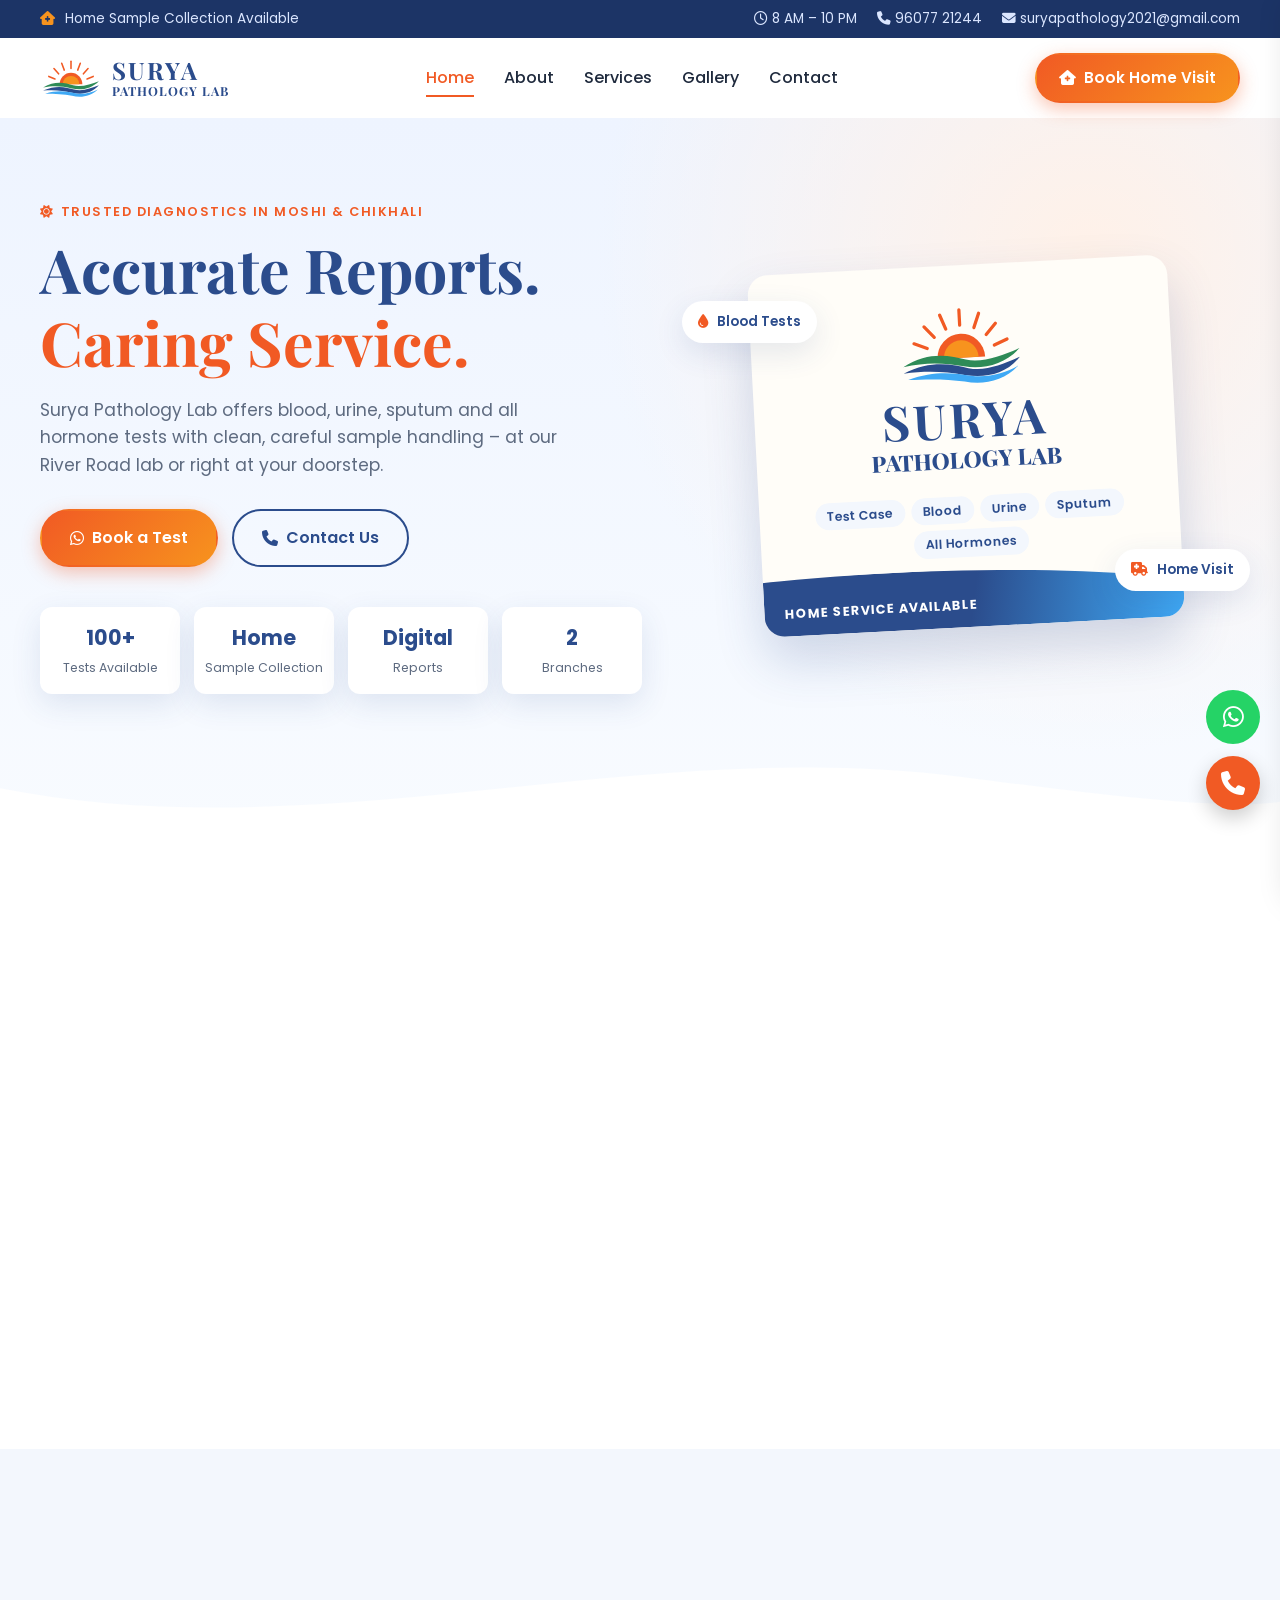
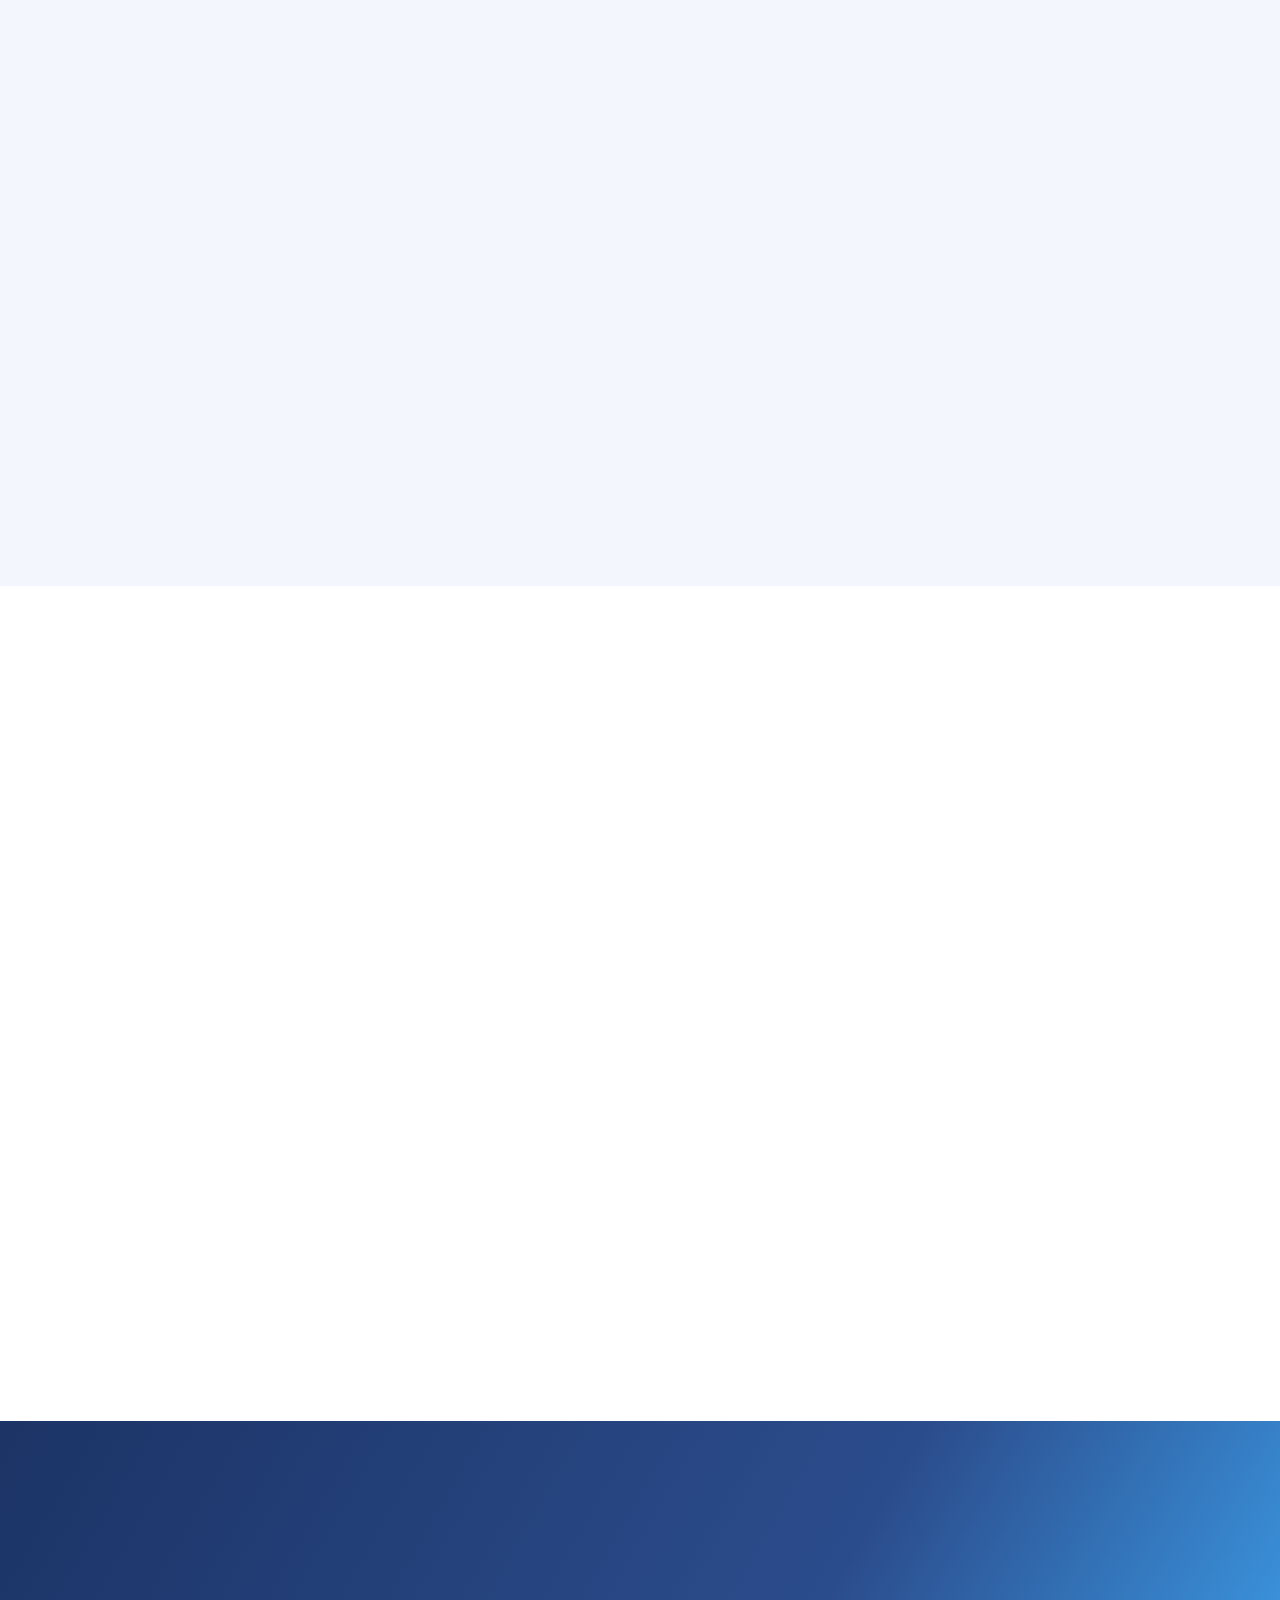
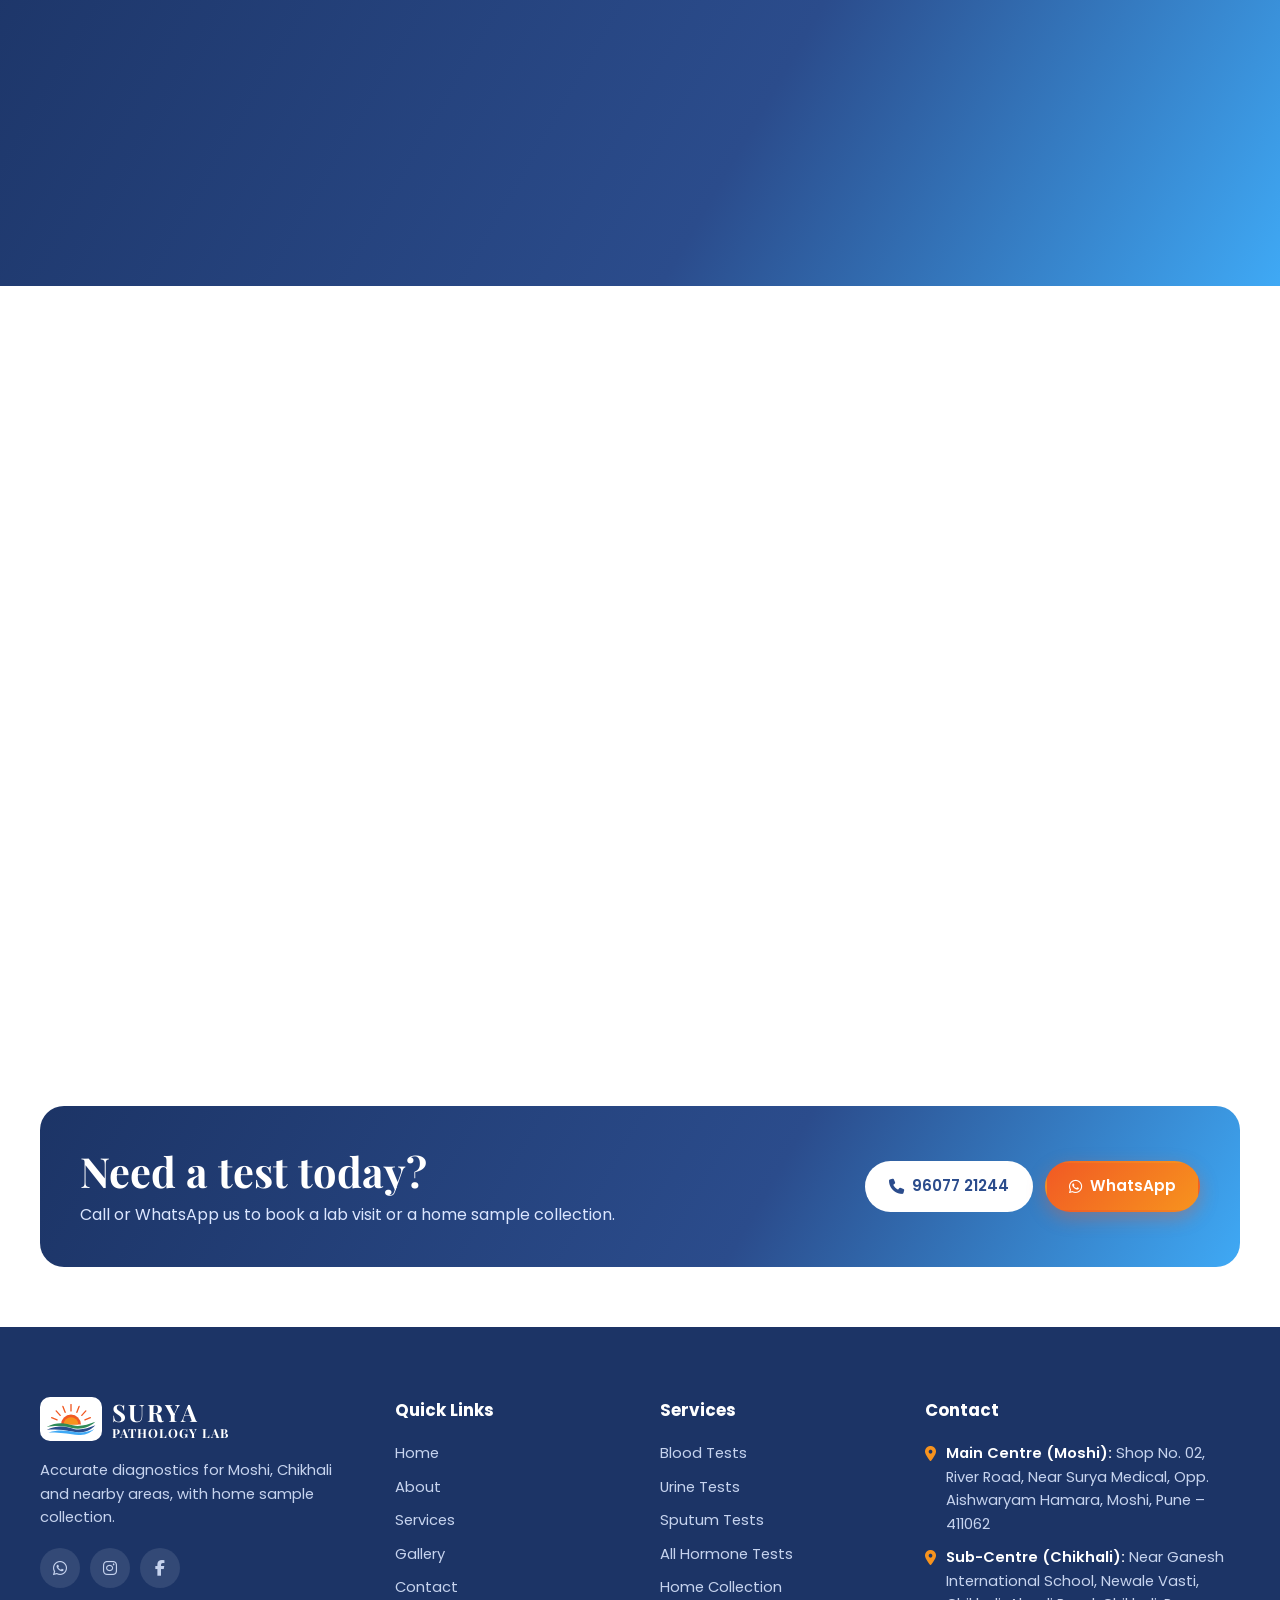
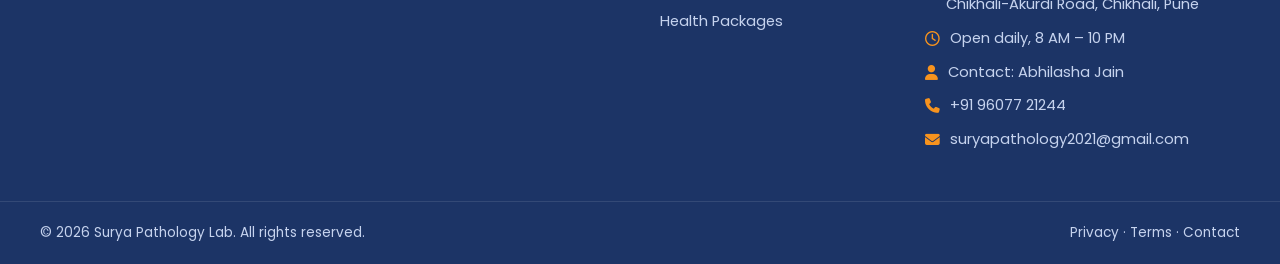
<file: index.html>
<!DOCTYPE html>
<html lang="en">
<head>
  <meta charset="UTF-8" />
  <meta name="viewport" content="width=device-width, initial-scale=1.0" />
  <title>Surya Pathology Lab</title>
  <!-- The website lives in suryapathlab_website/. This page only forwards visitors there. -->
  <meta http-equiv="refresh" content="0; url=suryapathlab_website/" />
  <link rel="canonical" href="suryapathlab_website/" />
</head>
<body>
  <p>Opening the Surya Pathology Lab website… <a href="suryapathlab_website/">Click here if it doesn't open.</a></p>
</body>
</html>
</file>
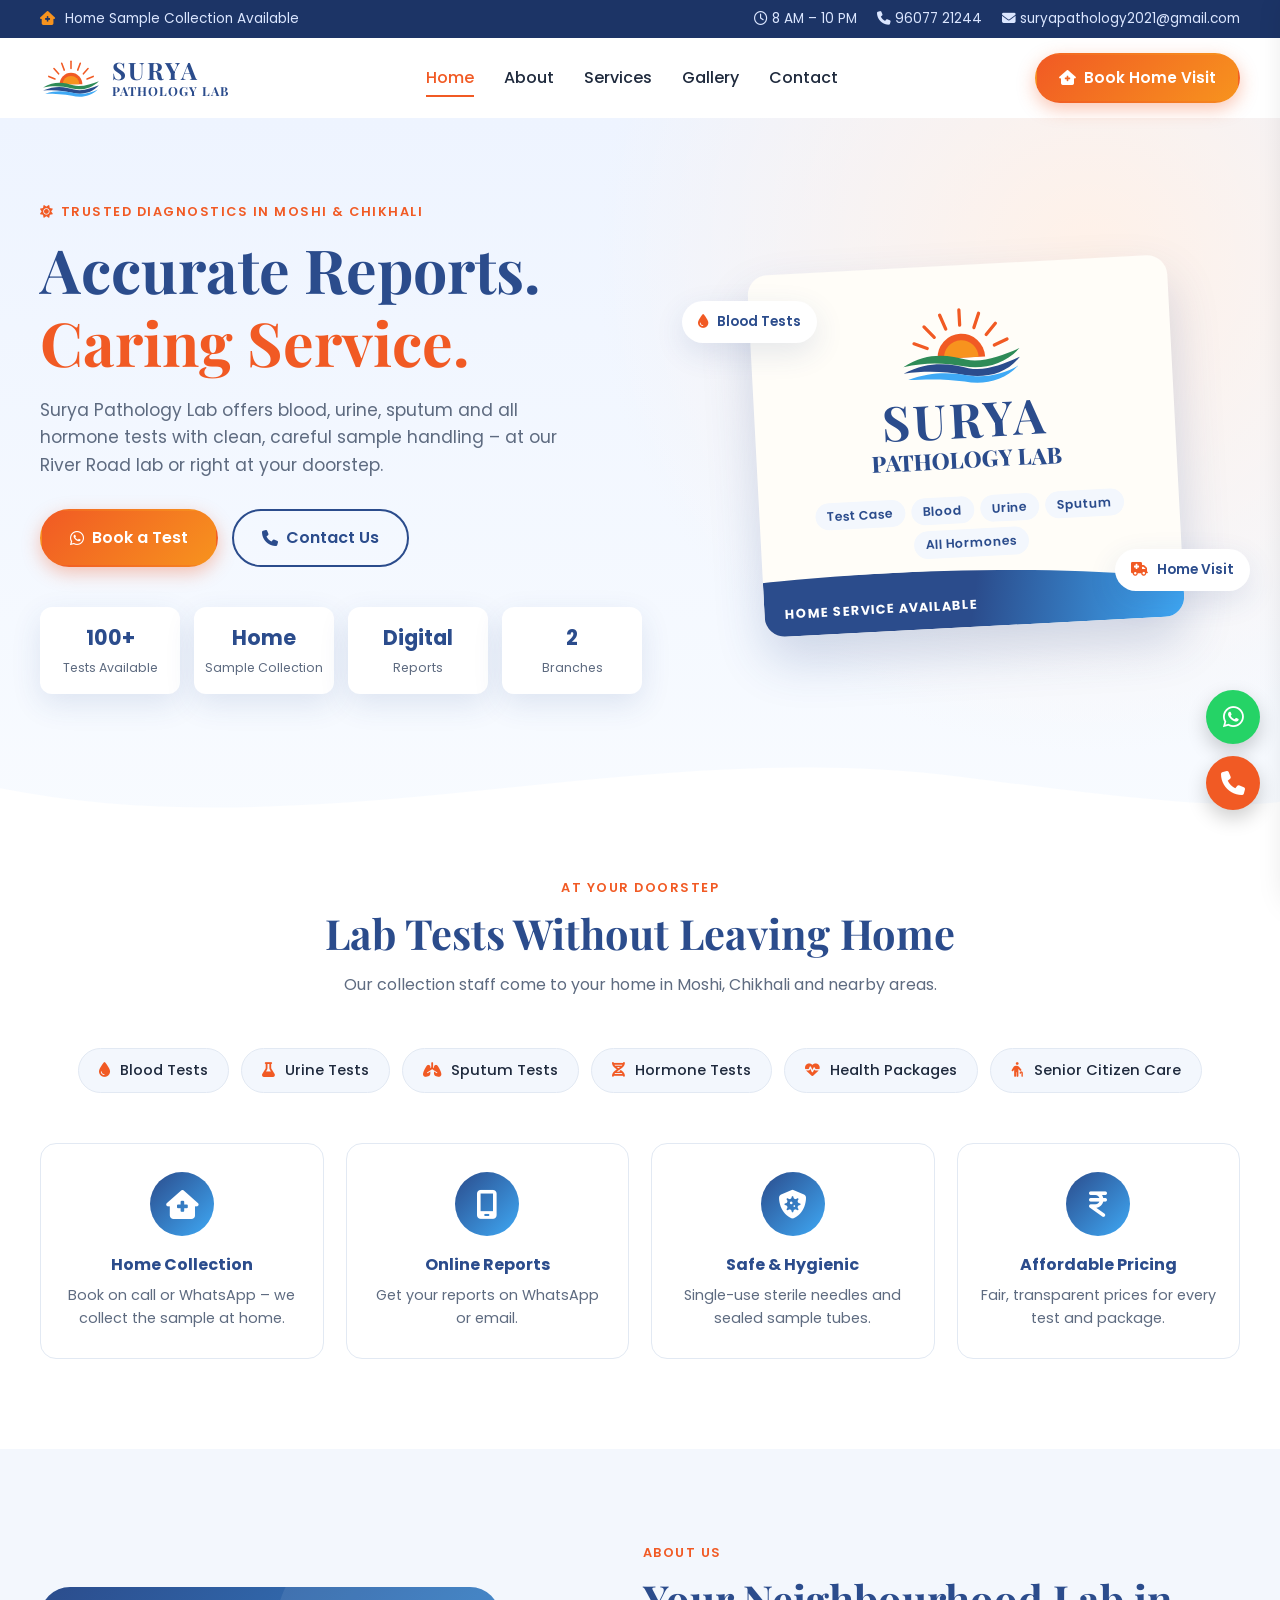
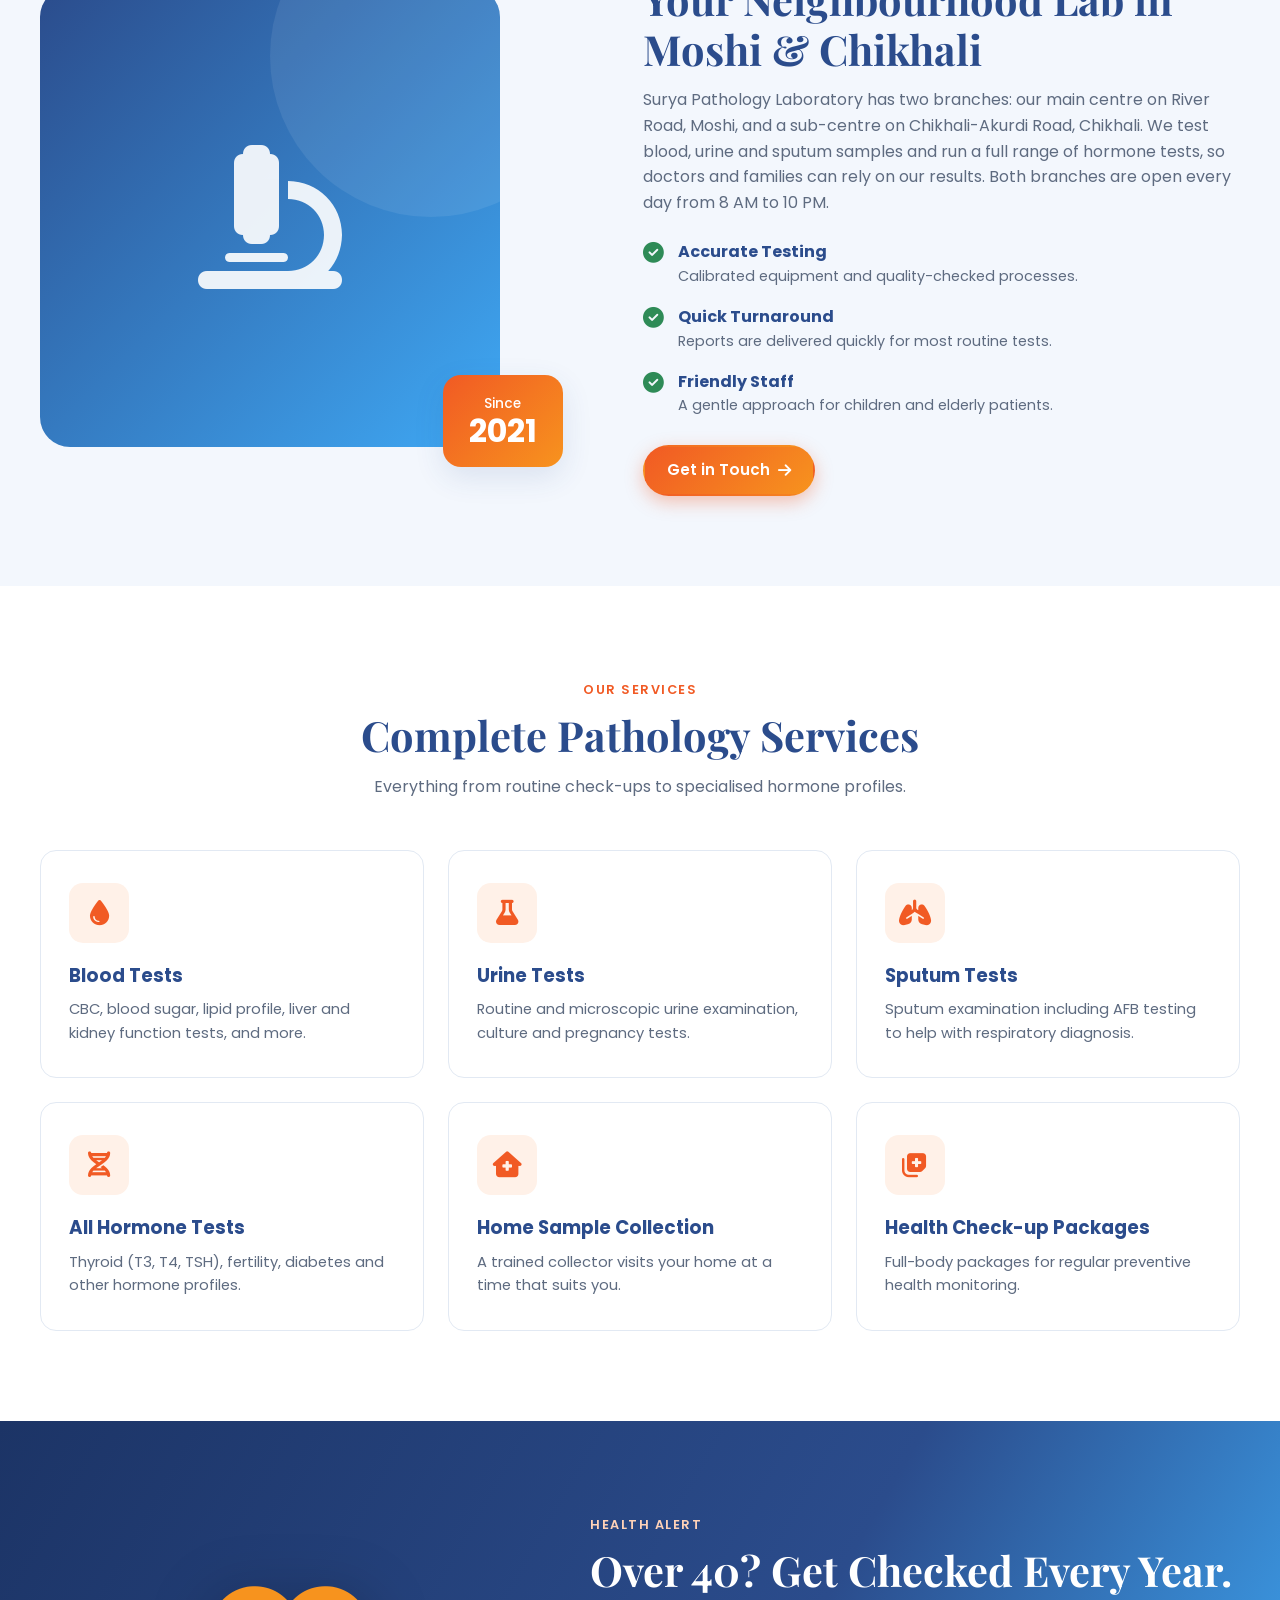
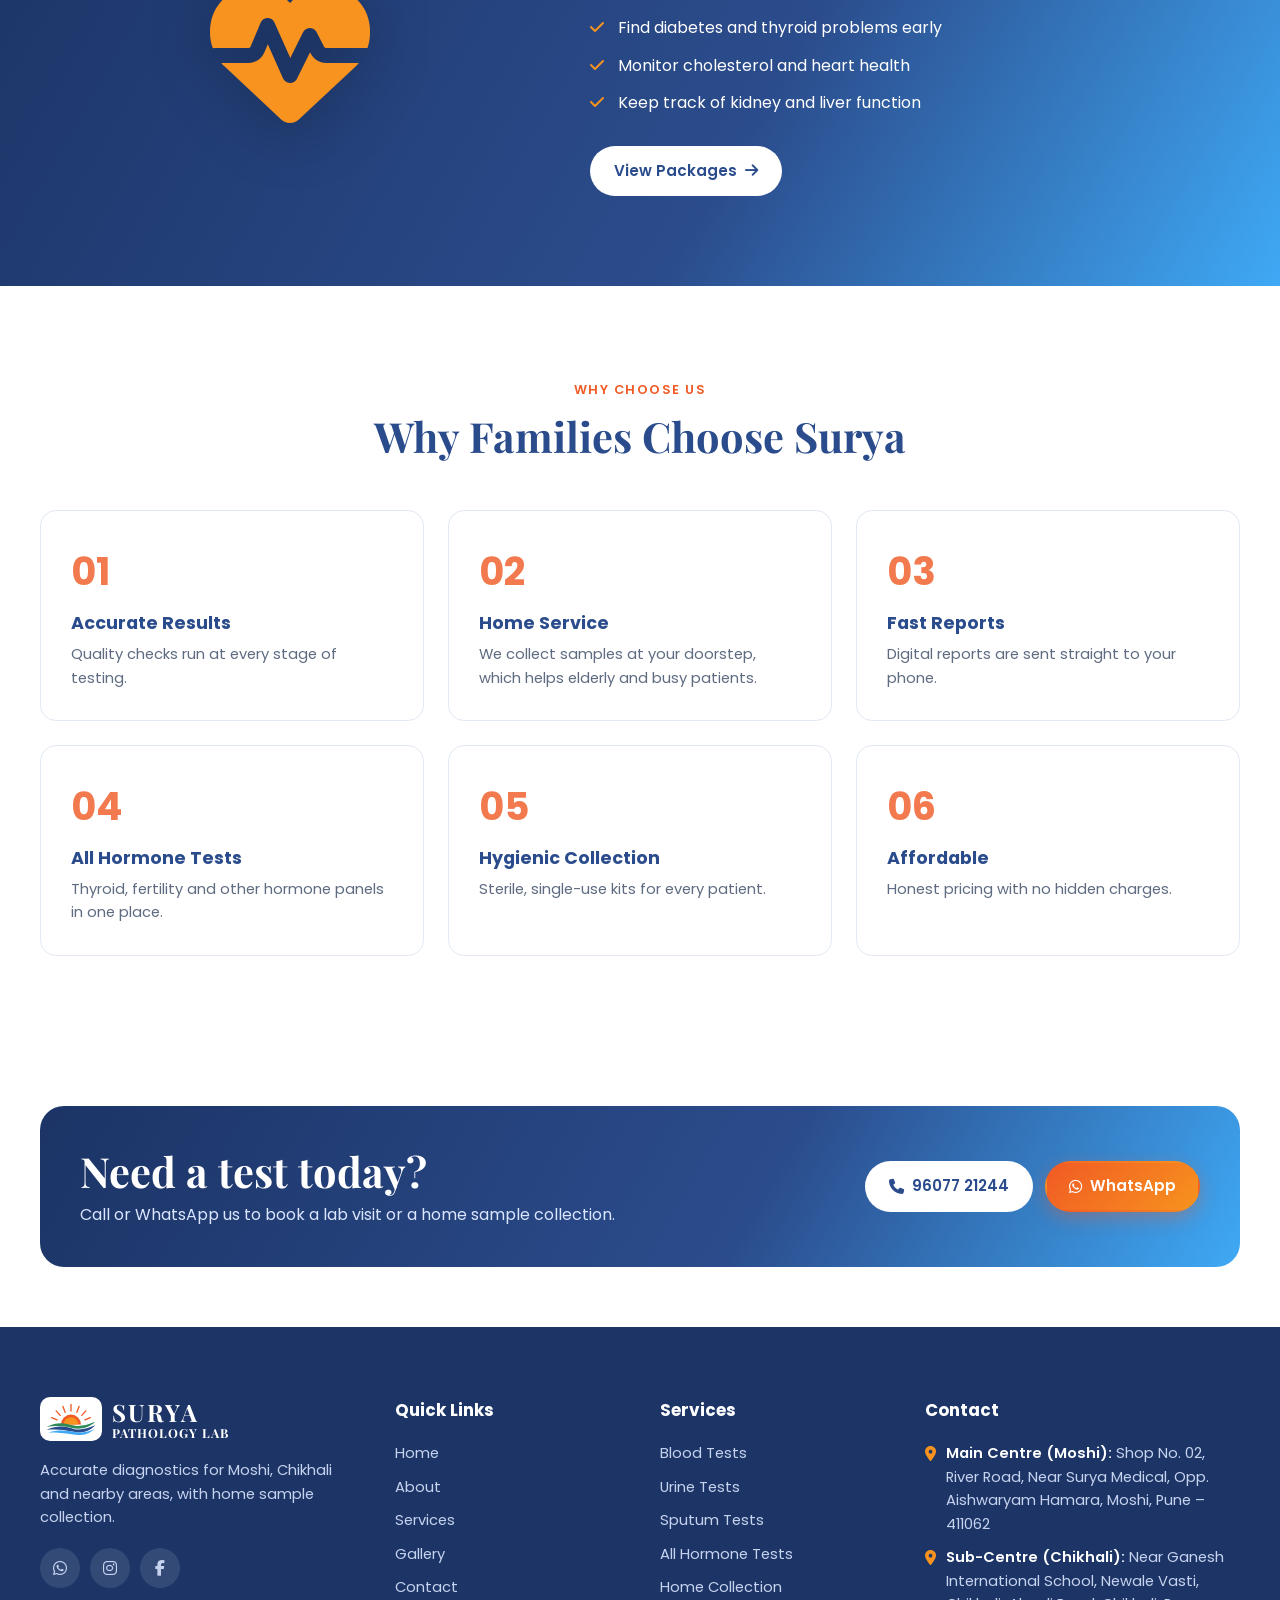
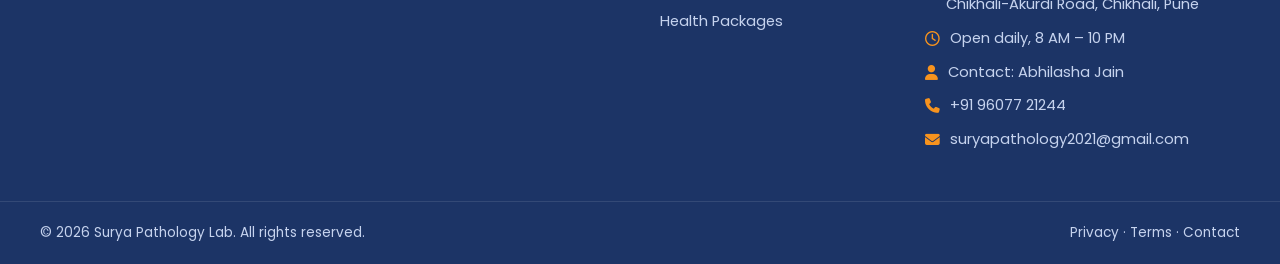
<file: suryapathlab_website/index.html>
<!DOCTYPE html>
<html lang="en">
<head>
  <meta charset="UTF-8" />
  <meta name="viewport" content="width=device-width, initial-scale=1.0" />
  <title>Surya Pathology Lab | Blood, Urine, Sputum & Hormone Tests in Moshi, Pune</title>
  <meta name="description" content="Surya Pathology Lab, Moshi and Chikhali (Pune): blood, urine, sputum and all hormone tests, open 8 AM to 10 PM, with home sample collection. Call or WhatsApp 9607721244." />
  <link rel="icon" href="assets/logo.svg" type="image/svg+xml" />
  <link rel="preconnect" href="https://fonts.googleapis.com" />
  <link rel="preconnect" href="https://fonts.gstatic.com" crossorigin />
  <link href="https://fonts.googleapis.com/css2?family=Poppins:wght@400;500;600;700&family=Playfair+Display:wght@700;800&display=swap" rel="stylesheet" />
  <link rel="stylesheet" href="https://cdnjs.cloudflare.com/ajax/libs/font-awesome/6.5.1/css/all.min.css" />
  <link rel="stylesheet" href="style.css" />
</head>
<body id="top">

  <!-- ===== TOP BAR ===== -->
  <div class="topbar">
    <div class="container topbar-inner">
      <div class="ticker">
        <span class="ticker-item active"><i class="fa-solid fa-house-medical"></i> Home Sample Collection Available</span>
        <span class="ticker-item"><i class="fa-solid fa-file-medical"></i> Reports on WhatsApp &amp; Email</span>
        <span class="ticker-item"><i class="fa-solid fa-vial"></i> Blood · Urine · Sputum · All Hormones</span>
        <span class="ticker-item"><i class="fa-solid fa-user-doctor"></i> Trained &amp; Hygienic Sample Collection</span>
        <span class="ticker-item"><i class="fa-solid fa-location-dot"></i> 2 Branches: Moshi &amp; Chikhali</span>
        <span class="ticker-item"><i class="fa-solid fa-tags"></i> Offer: Full Body Profile at ₹1,999 · Fever Profile at ₹1,800</span>
      </div>
      <div class="topbar-right">
        <span class="hide-sm"><i class="fa-regular fa-clock"></i> 8 AM – 10 PM</span>
        <a href="tel:+919607721244"><i class="fa-solid fa-phone"></i> 96077 21244</a>
        <a href="mailto:suryapathology2021@gmail.com" class="hide-sm"><i class="fa-solid fa-envelope"></i> suryapathology2021@gmail.com</a>
      </div>
    </div>
  </div>
  <!-- ===== HEADER ===== -->
  <header class="header" id="header">
    <div class="container header-inner">
      <a href="index.html" class="brand">
        <img src="assets/logo.svg" alt="Surya Pathology Lab logo" />
        <div class="brand-text">
          <strong>SURYA</strong>
          <span>PATHOLOGY LAB</span>
        </div>
      </a>
      <nav class="nav" id="nav">
        <a href="index.html" class="active">Home</a>
        <a href="about.html">About</a>
        <a href="services.html">Services</a>
        <a href="gallery.html">Gallery</a>
        <a href="contact.html">Contact</a>
      </nav>
      <div class="header-cta">
        <a href="https://wa.me/919607721244?text=Hello%20Surya%20Pathology%20Lab%2C%20I%20want%20to%20book%20a%20home%20visit." target="_blank" rel="noopener" class="btn btn-primary"><i class="fa-solid fa-house-medical"></i> Book Home Visit</a>
        <button class="menu-toggle" id="menuToggle" aria-label="Open menu"><i class="fa-solid fa-bars"></i></button>
      </div>
    </div>
  </header>

  <!-- Mobile menu -->
  <div class="mobile-menu" id="mobileMenu">
    <button class="mobile-close" id="mobileClose" aria-label="Close menu"><i class="fa-solid fa-xmark"></i></button>
    <a href="index.html" class="active">Home</a>
    <a href="about.html">About</a>
    <a href="services.html">Services</a>
    <a href="gallery.html">Gallery</a>
    <a href="contact.html">Contact</a>
    <div class="mobile-actions">
      <a href="tel:+919607721244" class="btn btn-outline"><i class="fa-solid fa-phone"></i> Call Now</a>
      <a href="https://wa.me/919607721244" target="_blank" rel="noopener" class="btn btn-primary"><i class="fa-brands fa-whatsapp"></i> WhatsApp</a>
    </div>
  </div>
  <div class="overlay" id="overlay"></div>
  <!-- ===== HERO ===== -->
  <section class="hero" id="home">
    <div class="container hero-inner">
      <div class="hero-text reveal">
        <span class="eyebrow"><i class="fa-solid fa-sun"></i> Trusted Diagnostics in Moshi &amp; Chikhali</span>
        <h1>Accurate Reports.<br /><span>Caring Service.</span></h1>
        <p>Surya Pathology Lab offers blood, urine, sputum and all hormone tests with clean, careful sample handling – at our River Road lab or right at your doorstep.</p>
        <div class="hero-btns">
          <a href="https://wa.me/919607721244?text=Hello%2C%20I%20want%20to%20book%20a%20test." target="_blank" rel="noopener" class="btn btn-primary btn-lg"><i class="fa-brands fa-whatsapp"></i> Book a Test</a>
          <a href="contact.html" class="btn btn-outline btn-lg"><i class="fa-solid fa-phone"></i> Contact Us</a>
        </div>
        <div class="hero-stats">
          <div><strong>100+</strong><span>Tests Available</span></div>
          <div><strong>Home</strong><span>Sample Collection</span></div>
          <div><strong>Digital</strong><span>Reports</span></div>
          <div><strong>2</strong><span>Branches</span></div>
        </div>
      </div>
      <div class="hero-visual reveal">
        <div class="hero-card">
          <img src="assets/logo.svg" alt="" class="hero-logo" />
          <h3>SURYA</h3>
          <p>PATHOLOGY LAB</p>
          <ul class="chips">
            <li>Test Case</li><li>Blood</li><li>Urine</li><li>Sputum</li><li>All Hormones</li>
          </ul>
          <div class="hero-card-wave">HOME SERVICE AVAILABLE</div>
        </div>
        <div class="float-badge fb-1"><i class="fa-solid fa-droplet"></i> Blood Tests</div>
        <div class="float-badge fb-2"><i class="fa-solid fa-truck-medical"></i> Home Visit</div>
      </div>
    </div>
    <svg class="hero-wave" viewBox="0 0 1440 120" preserveAspectRatio="none"><path d="M0,64 C360,140 720,0 1080,50 C1260,75 1380,90 1440,80 L1440,120 L0,120 Z"/></svg>
  </section>
  <!-- ===== DOORSTEP STRIP ===== -->
  <section class="doorstep">
    <div class="container">
      <div class="section-head reveal">
        <span class="eyebrow">At Your Doorstep</span>
        <h2>Lab Tests Without Leaving Home</h2>
        <p>Our collection staff come to your home in Moshi, Chikhali and nearby areas.</p>
      </div>
      <ul class="service-chips reveal">
        <li><i class="fa-solid fa-droplet"></i> Blood Tests</li>
        <li><i class="fa-solid fa-flask"></i> Urine Tests</li>
        <li><i class="fa-solid fa-lungs"></i> Sputum Tests</li>
        <li><i class="fa-solid fa-dna"></i> Hormone Tests</li>
        <li><i class="fa-solid fa-heart-pulse"></i> Health Packages</li>
        <li><i class="fa-solid fa-person-cane"></i> Senior Citizen Care</li>
      </ul>
      <div class="feature-row">
        <div class="feature-card reveal"><i class="fa-solid fa-house-medical"></i><h4>Home Collection</h4><p>Book on call or WhatsApp – we collect the sample at home.</p></div>
        <div class="feature-card reveal"><i class="fa-solid fa-mobile-screen"></i><h4>Online Reports</h4><p>Get your reports on WhatsApp or email.</p></div>
        <div class="feature-card reveal"><i class="fa-solid fa-shield-virus"></i><h4>Safe &amp; Hygienic</h4><p>Single-use sterile needles and sealed sample tubes.</p></div>
        <div class="feature-card reveal"><i class="fa-solid fa-indian-rupee-sign"></i><h4>Affordable Pricing</h4><p>Fair, transparent prices for every test and package.</p></div>
      </div>
    </div>
  </section>
  <!-- ===== ABOUT ===== -->
  <section class="about" id="about">
    <div class="container about-inner">
      <div class="about-visual reveal">
        <div class="about-art">
          <i class="fa-solid fa-microscope"></i>
        </div>
        <div class="about-badge"><strong>Since</strong><span>2021</span></div>
      </div>
      <div class="about-text reveal">
        <span class="eyebrow">About Us</span>
        <h2>Your Neighbourhood Lab in Moshi &amp; Chikhali</h2>
        <p>Surya Pathology Laboratory has two branches: our main centre on River Road, Moshi, and a sub-centre on Chikhali-Akurdi Road, Chikhali. We test blood, urine and sputum samples and run a full range of hormone tests, so doctors and families can rely on our results. Both branches are open every day from 8 AM to 10 PM.</p>
        <div class="about-points">
          <div><i class="fa-solid fa-circle-check"></i><div><h4>Accurate Testing</h4><p>Calibrated equipment and quality-checked processes.</p></div></div>
          <div><i class="fa-solid fa-circle-check"></i><div><h4>Quick Turnaround</h4><p>Reports are delivered quickly for most routine tests.</p></div></div>
          <div><i class="fa-solid fa-circle-check"></i><div><h4>Friendly Staff</h4><p>A gentle approach for children and elderly patients.</p></div></div>
        </div>
        <a href="contact.html" class="btn btn-primary">Get in Touch <i class="fa-solid fa-arrow-right"></i></a>
      </div>
    </div>
  </section>
  <!-- ===== SERVICES ===== -->
  <section class="services" id="services">
    <div class="container">
      <div class="section-head reveal">
        <span class="eyebrow">Our Services</span>
        <h2>Complete Pathology Services</h2>
        <p>Everything from routine check-ups to specialised hormone profiles.</p>
      </div>
      <div class="grid-3">
        <div class="service-card reveal"><div class="icon"><i class="fa-solid fa-droplet"></i></div><h3>Blood Tests</h3><p>CBC, blood sugar, lipid profile, liver and kidney function tests, and more.</p></div>
        <div class="service-card reveal"><div class="icon"><i class="fa-solid fa-flask"></i></div><h3>Urine Tests</h3><p>Routine and microscopic urine examination, culture and pregnancy tests.</p></div>
        <div class="service-card reveal"><div class="icon"><i class="fa-solid fa-lungs"></i></div><h3>Sputum Tests</h3><p>Sputum examination including AFB testing to help with respiratory diagnosis.</p></div>
        <div class="service-card reveal"><div class="icon"><i class="fa-solid fa-dna"></i></div><h3>All Hormone Tests</h3><p>Thyroid (T3, T4, TSH), fertility, diabetes and other hormone profiles.</p></div>
        <div class="service-card reveal"><div class="icon"><i class="fa-solid fa-house-medical"></i></div><h3>Home Sample Collection</h3><p>A trained collector visits your home at a time that suits you.</p></div>
        <div class="service-card reveal"><div class="icon"><i class="fa-solid fa-notes-medical"></i></div><h3>Health Check-up Packages</h3><p>Full-body packages for regular preventive health monitoring.</p></div>
      </div>
    </div>
  </section>
  <!-- ===== PREVENTIVE ALERT ===== -->
  <section class="alert-sec">
    <div class="container alert-inner">
      <div class="alert-art reveal"><i class="fa-solid fa-heart-pulse"></i></div>
      <div class="alert-text reveal">
        <span class="eyebrow light">Health Alert</span>
        <h2>Over 40? Get Checked Every Year.</h2>
        <ul>
          <li><i class="fa-solid fa-check"></i> Find diabetes and thyroid problems early</li>
          <li><i class="fa-solid fa-check"></i> Monitor cholesterol and heart health</li>
          <li><i class="fa-solid fa-check"></i> Keep track of kidney and liver function</li>
        </ul>
        <a href="services.html#packages" class="btn btn-light">View Packages <i class="fa-solid fa-arrow-right"></i></a>
      </div>
    </div>
  </section>
  <!-- ===== WHY CHOOSE US ===== -->
  <section class="why">
    <div class="container">
      <div class="section-head reveal">
        <span class="eyebrow">Why Choose Us</span>
        <h2>Why Families Choose Surya</h2>
      </div>
      <div class="grid-3">
        <div class="why-card reveal"><span>01</span><h4>Accurate Results</h4><p>Quality checks run at every stage of testing.</p></div>
        <div class="why-card reveal"><span>02</span><h4>Home Service</h4><p>We collect samples at your doorstep, which helps elderly and busy patients.</p></div>
        <div class="why-card reveal"><span>03</span><h4>Fast Reports</h4><p>Digital reports are sent straight to your phone.</p></div>
        <div class="why-card reveal"><span>04</span><h4>All Hormone Tests</h4><p>Thyroid, fertility and other hormone panels in one place.</p></div>
        <div class="why-card reveal"><span>05</span><h4>Hygienic Collection</h4><p>Sterile, single-use kits for every patient.</p></div>
        <div class="why-card reveal"><span>06</span><h4>Affordable</h4><p>Honest pricing with no hidden charges.</p></div>
      </div>
    </div>
  </section>
  <!-- ===== CTA ===== -->

  <section class="cta-band">
    <div class="container cta-inner">
      <div>
        <h2>Need a test today?</h2>
        <p>Call or WhatsApp us to book a lab visit or a home sample collection.</p>
      </div>
      <div class="cta-btns">
        <a href="tel:+919607721244" class="btn btn-light"><i class="fa-solid fa-phone"></i> 96077 21244</a>
        <a href="https://wa.me/919607721244" target="_blank" rel="noopener" class="btn btn-primary"><i class="fa-brands fa-whatsapp"></i> WhatsApp</a>
      </div>
    </div>
  </section>

  <!-- ===== FOOTER ===== -->
  <footer class="footer">
    <div class="container footer-grid">
      <div class="f-brand">
        <a href="index.html" class="brand light">
          <img src="assets/logo.svg" alt="Surya Pathology Lab logo" />
          <div class="brand-text"><strong>SURYA</strong><span>PATHOLOGY LAB</span></div>
        </a>
        <p>Accurate diagnostics for Moshi, Chikhali and nearby areas, with home sample collection.</p>
        <div class="socials">
          <a href="https://wa.me/919607721244" target="_blank" rel="noopener" aria-label="WhatsApp"><i class="fa-brands fa-whatsapp"></i></a>
          <a href="#" aria-label="Instagram"><i class="fa-brands fa-instagram"></i></a>
          <a href="#" aria-label="Facebook"><i class="fa-brands fa-facebook-f"></i></a>
        </div>
      </div>
      <div>
        <h4>Quick Links</h4>
        <ul><li><a href="index.html">Home</a></li><li><a href="about.html">About</a></li><li><a href="services.html">Services</a></li><li><a href="gallery.html">Gallery</a></li><li><a href="contact.html">Contact</a></li></ul>
      </div>
      <div>
        <h4>Services</h4>
        <ul><li>Blood Tests</li><li>Urine Tests</li><li>Sputum Tests</li><li>All Hormone Tests</li><li>Home Collection</li><li>Health Packages</li></ul>
      </div>
      <div>
        <h4>Contact</h4>
        <ul class="f-contact">
          <li><i class="fa-solid fa-location-dot"></i> <span><strong>Main Centre (Moshi):</strong> Shop No. 02, River Road, Near Surya Medical, Opp. Aishwaryam Hamara, Moshi, Pune – 411062</span></li>
          <li><i class="fa-solid fa-location-dot"></i> <span><strong>Sub-Centre (Chikhali):</strong> Near Ganesh International School, Newale Vasti, Chikhali-Akurdi Road, Chikhali, Pune</span></li>
          <li><i class="fa-regular fa-clock"></i> Open daily, 8 AM – 10 PM</li>
          <li><i class="fa-solid fa-user"></i> Contact: Abhilasha Jain</li>
          <li><i class="fa-solid fa-phone"></i> <a href="tel:+919607721244">+91 96077 21244</a></li>
          <li><i class="fa-solid fa-envelope"></i> <a href="mailto:suryapathology2021@gmail.com">suryapathology2021@gmail.com</a></li>
        </ul>
      </div>
    </div>
    <div class="footer-bottom">
      <div class="container fb-inner">
        <p>© <span id="year"></span> Surya Pathology Lab. All rights reserved.</p>
        <p><a href="#">Privacy</a> · <a href="#">Terms</a> · <a href="contact.html">Contact</a></p>
      </div>
    </div>
  </footer>
  <!-- ===== FLOATING BUTTONS ===== -->
  <div class="floating">
    <a href="https://wa.me/919607721244" target="_blank" rel="noopener" class="fl-wa" aria-label="WhatsApp"><i class="fa-brands fa-whatsapp"></i></a>
    <a href="tel:+919607721244" class="fl-call" aria-label="Call"><i class="fa-solid fa-phone"></i></a>
  </div>
  <a href="#top" class="to-top" id="toTop" aria-label="Back to top"><i class="fa-solid fa-arrow-up"></i></a>

  <!-- Mobile bottom bar -->
  <div class="bottom-bar">
    <a href="tel:+919607721244"><i class="fa-solid fa-phone"></i> Call</a>
    <a href="https://wa.me/919607721244" target="_blank" rel="noopener"><i class="fa-brands fa-whatsapp"></i> WhatsApp</a>
    <a href="contact.html"><i class="fa-solid fa-calendar-check"></i> Book</a>
  </div>

  <script src="script.js"></script>
</body>
</html>
</file>
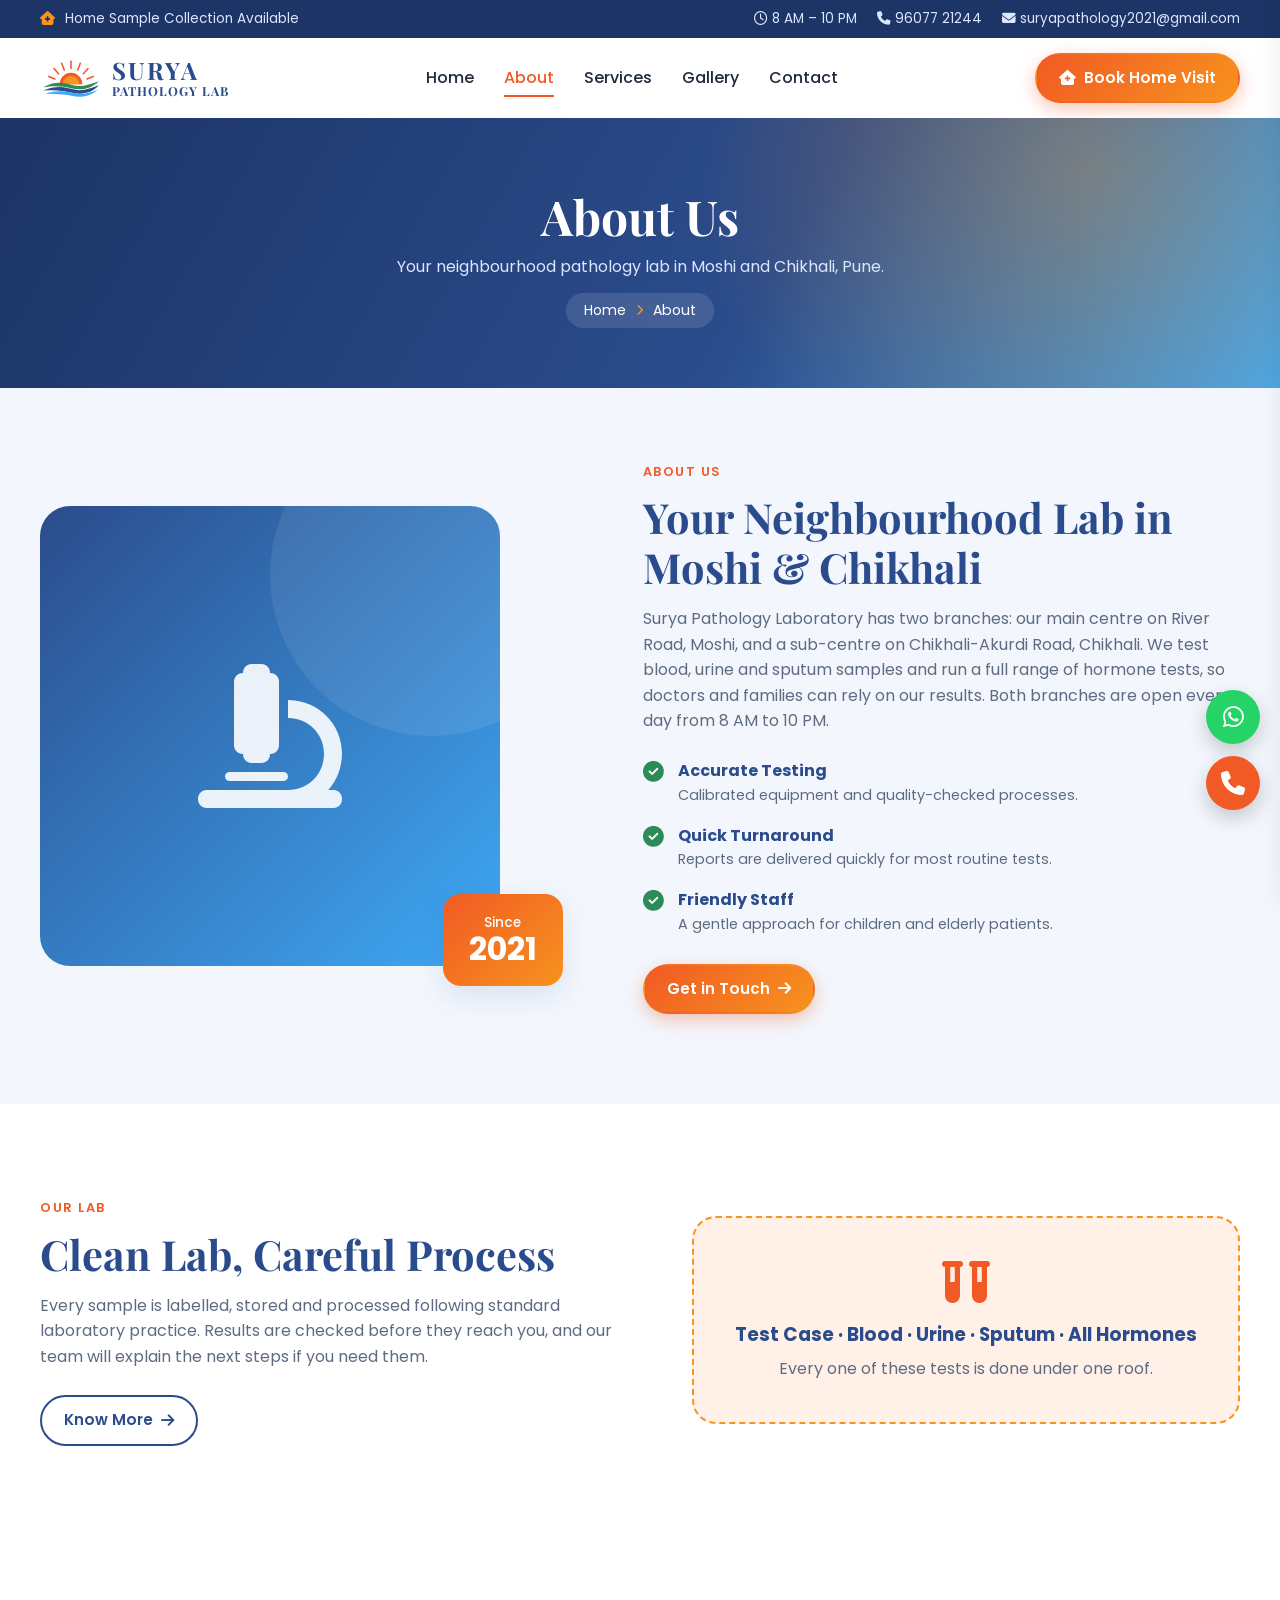
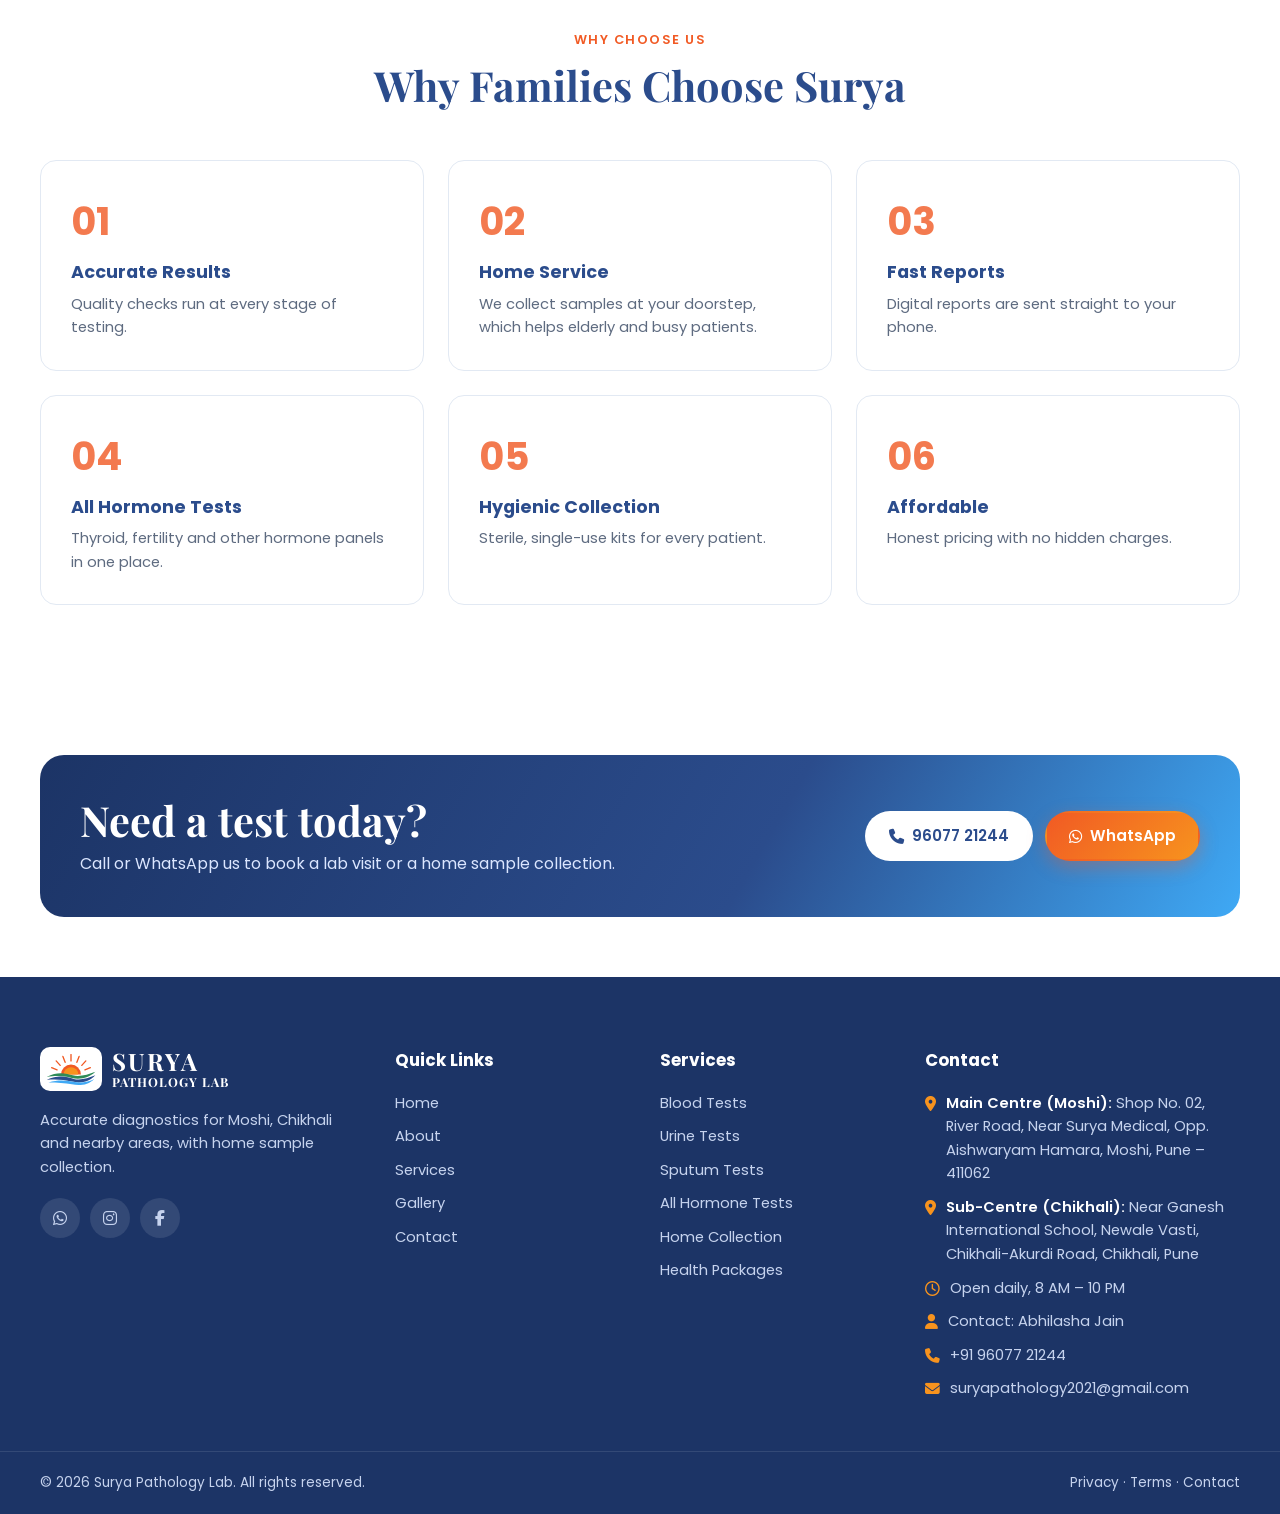
<file: about.html>
<!DOCTYPE html>
<html lang="en">
<head>
  <meta charset="UTF-8" />
  <meta name="viewport" content="width=device-width, initial-scale=1.0" />
  <title>About Us | Surya Pathology Lab, Moshi</title>
  <meta name="description" content="About Surya Pathology Lab, a diagnostic lab with branches in Moshi and Chikhali, Pune." />
  <link rel="icon" href="assets/logo.svg" type="image/svg+xml" />
  <link rel="preconnect" href="https://fonts.googleapis.com" />
  <link rel="preconnect" href="https://fonts.gstatic.com" crossorigin />
  <link href="https://fonts.googleapis.com/css2?family=Poppins:wght@400;500;600;700&family=Playfair+Display:wght@700;800&display=swap" rel="stylesheet" />
  <link rel="stylesheet" href="https://cdnjs.cloudflare.com/ajax/libs/font-awesome/6.5.1/css/all.min.css" />
  <link rel="stylesheet" href="style.css" />
</head>
<body id="top">

  <!-- ===== TOP BAR ===== -->
  <div class="topbar">
    <div class="container topbar-inner">
      <div class="ticker">
        <span class="ticker-item active"><i class="fa-solid fa-house-medical"></i> Home Sample Collection Available</span>
        <span class="ticker-item"><i class="fa-solid fa-file-medical"></i> Reports on WhatsApp &amp; Email</span>
        <span class="ticker-item"><i class="fa-solid fa-vial"></i> Blood · Urine · Sputum · All Hormones</span>
        <span class="ticker-item"><i class="fa-solid fa-user-doctor"></i> Trained &amp; Hygienic Sample Collection</span>
        <span class="ticker-item"><i class="fa-solid fa-location-dot"></i> 2 Branches: Moshi &amp; Chikhali</span>
        <span class="ticker-item"><i class="fa-solid fa-tags"></i> Offer: Full Body Profile at ₹1,999 · Fever Profile at ₹1,800</span>
      </div>
      <div class="topbar-right">
        <span class="hide-sm"><i class="fa-regular fa-clock"></i> 8 AM – 10 PM</span>
        <a href="tel:+919607721244"><i class="fa-solid fa-phone"></i> 96077 21244</a>
        <a href="mailto:suryapathology2021@gmail.com" class="hide-sm"><i class="fa-solid fa-envelope"></i> suryapathology2021@gmail.com</a>
      </div>
    </div>
  </div>
  <!-- ===== HEADER ===== -->
  <header class="header" id="header">
    <div class="container header-inner">
      <a href="index.html" class="brand">
        <img src="assets/logo.svg" alt="Surya Pathology Lab logo" />
        <div class="brand-text">
          <strong>SURYA</strong>
          <span>PATHOLOGY LAB</span>
        </div>
      </a>
      <nav class="nav" id="nav">
        <a href="index.html">Home</a>
        <a href="about.html" class="active">About</a>
        <a href="services.html">Services</a>
        <a href="gallery.html">Gallery</a>
        <a href="contact.html">Contact</a>
      </nav>
      <div class="header-cta">
        <a href="https://wa.me/919607721244?text=Hello%20Surya%20Pathology%20Lab%2C%20I%20want%20to%20book%20a%20home%20visit." target="_blank" rel="noopener" class="btn btn-primary"><i class="fa-solid fa-house-medical"></i> Book Home Visit</a>
        <button class="menu-toggle" id="menuToggle" aria-label="Open menu"><i class="fa-solid fa-bars"></i></button>
      </div>
    </div>
  </header>

  <!-- Mobile menu -->
  <div class="mobile-menu" id="mobileMenu">
    <button class="mobile-close" id="mobileClose" aria-label="Close menu"><i class="fa-solid fa-xmark"></i></button>
    <a href="index.html">Home</a>
    <a href="about.html" class="active">About</a>
    <a href="services.html">Services</a>
    <a href="gallery.html">Gallery</a>
    <a href="contact.html">Contact</a>
    <div class="mobile-actions">
      <a href="tel:+919607721244" class="btn btn-outline"><i class="fa-solid fa-phone"></i> Call Now</a>
      <a href="https://wa.me/919607721244" target="_blank" rel="noopener" class="btn btn-primary"><i class="fa-brands fa-whatsapp"></i> WhatsApp</a>
    </div>
  </div>
  <div class="overlay" id="overlay"></div>
  <!-- ===== PAGE BANNER ===== -->
  <section class="page-banner">
    <div class="container">
      <h1>About Us</h1>
      <p>Your neighbourhood pathology lab in Moshi and Chikhali, Pune.</p>
      <nav class="crumbs"><a href="index.html">Home</a> <i class="fa-solid fa-chevron-right"></i> <span>About</span></nav>
    </div>
  </section>

  <!-- ===== ABOUT ===== -->
  <section class="about" id="about">
    <div class="container about-inner">
      <div class="about-visual reveal">
        <div class="about-art">
          <i class="fa-solid fa-microscope"></i>
        </div>
        <div class="about-badge"><strong>Since</strong><span>2021</span></div>
      </div>
      <div class="about-text reveal">
        <span class="eyebrow">About Us</span>
        <h2>Your Neighbourhood Lab in Moshi &amp; Chikhali</h2>
        <p>Surya Pathology Laboratory has two branches: our main centre on River Road, Moshi, and a sub-centre on Chikhali-Akurdi Road, Chikhali. We test blood, urine and sputum samples and run a full range of hormone tests, so doctors and families can rely on our results. Both branches are open every day from 8 AM to 10 PM.</p>
        <div class="about-points">
          <div><i class="fa-solid fa-circle-check"></i><div><h4>Accurate Testing</h4><p>Calibrated equipment and quality-checked processes.</p></div></div>
          <div><i class="fa-solid fa-circle-check"></i><div><h4>Quick Turnaround</h4><p>Reports are delivered quickly for most routine tests.</p></div></div>
          <div><i class="fa-solid fa-circle-check"></i><div><h4>Friendly Staff</h4><p>A gentle approach for children and elderly patients.</p></div></div>
        </div>
        <a href="contact.html" class="btn btn-primary">Get in Touch <i class="fa-solid fa-arrow-right"></i></a>
      </div>
    </div>
  </section>
  <!-- ===== OUR LAB ===== -->
  <section class="our-lab">
    <div class="container lab-inner">
      <div class="lab-text reveal">
        <span class="eyebrow">Our Lab</span>
        <h2>Clean Lab, Careful Process</h2>
        <p>Every sample is labelled, stored and processed following standard laboratory practice. Results are checked before they reach you, and our team will explain the next steps if you need them.</p>
        <a href="about.html" class="btn btn-outline">Know More <i class="fa-solid fa-arrow-right"></i></a>
      </div>
      <div class="lab-banner reveal">
        <i class="fa-solid fa-vials"></i>
        <h3>Test Case · Blood · Urine · Sputum · All Hormones</h3>
        <p>Every one of these tests is done under one roof.</p>
      </div>
    </div>
  </section>
  <!-- ===== WHY CHOOSE US ===== -->
  <section class="why">
    <div class="container">
      <div class="section-head reveal">
        <span class="eyebrow">Why Choose Us</span>
        <h2>Why Families Choose Surya</h2>
      </div>
      <div class="grid-3">
        <div class="why-card reveal"><span>01</span><h4>Accurate Results</h4><p>Quality checks run at every stage of testing.</p></div>
        <div class="why-card reveal"><span>02</span><h4>Home Service</h4><p>We collect samples at your doorstep, which helps elderly and busy patients.</p></div>
        <div class="why-card reveal"><span>03</span><h4>Fast Reports</h4><p>Digital reports are sent straight to your phone.</p></div>
        <div class="why-card reveal"><span>04</span><h4>All Hormone Tests</h4><p>Thyroid, fertility and other hormone panels in one place.</p></div>
        <div class="why-card reveal"><span>05</span><h4>Hygienic Collection</h4><p>Sterile, single-use kits for every patient.</p></div>
        <div class="why-card reveal"><span>06</span><h4>Affordable</h4><p>Honest pricing with no hidden charges.</p></div>
      </div>
    </div>
  </section>
  <!-- ===== CTA ===== -->

  <section class="cta-band">
    <div class="container cta-inner">
      <div>
        <h2>Need a test today?</h2>
        <p>Call or WhatsApp us to book a lab visit or a home sample collection.</p>
      </div>
      <div class="cta-btns">
        <a href="tel:+919607721244" class="btn btn-light"><i class="fa-solid fa-phone"></i> 96077 21244</a>
        <a href="https://wa.me/919607721244" target="_blank" rel="noopener" class="btn btn-primary"><i class="fa-brands fa-whatsapp"></i> WhatsApp</a>
      </div>
    </div>
  </section>

  <!-- ===== FOOTER ===== -->
  <footer class="footer">
    <div class="container footer-grid">
      <div class="f-brand">
        <a href="index.html" class="brand light">
          <img src="assets/logo.svg" alt="Surya Pathology Lab logo" />
          <div class="brand-text"><strong>SURYA</strong><span>PATHOLOGY LAB</span></div>
        </a>
        <p>Accurate diagnostics for Moshi, Chikhali and nearby areas, with home sample collection.</p>
        <div class="socials">
          <a href="https://wa.me/919607721244" target="_blank" rel="noopener" aria-label="WhatsApp"><i class="fa-brands fa-whatsapp"></i></a>
          <a href="#" aria-label="Instagram"><i class="fa-brands fa-instagram"></i></a>
          <a href="#" aria-label="Facebook"><i class="fa-brands fa-facebook-f"></i></a>
        </div>
      </div>
      <div>
        <h4>Quick Links</h4>
        <ul><li><a href="index.html">Home</a></li><li><a href="about.html">About</a></li><li><a href="services.html">Services</a></li><li><a href="gallery.html">Gallery</a></li><li><a href="contact.html">Contact</a></li></ul>
      </div>
      <div>
        <h4>Services</h4>
        <ul><li>Blood Tests</li><li>Urine Tests</li><li>Sputum Tests</li><li>All Hormone Tests</li><li>Home Collection</li><li>Health Packages</li></ul>
      </div>
      <div>
        <h4>Contact</h4>
        <ul class="f-contact">
          <li><i class="fa-solid fa-location-dot"></i> <span><strong>Main Centre (Moshi):</strong> Shop No. 02, River Road, Near Surya Medical, Opp. Aishwaryam Hamara, Moshi, Pune – 411062</span></li>
          <li><i class="fa-solid fa-location-dot"></i> <span><strong>Sub-Centre (Chikhali):</strong> Near Ganesh International School, Newale Vasti, Chikhali-Akurdi Road, Chikhali, Pune</span></li>
          <li><i class="fa-regular fa-clock"></i> Open daily, 8 AM – 10 PM</li>
          <li><i class="fa-solid fa-user"></i> Contact: Abhilasha Jain</li>
          <li><i class="fa-solid fa-phone"></i> <a href="tel:+919607721244">+91 96077 21244</a></li>
          <li><i class="fa-solid fa-envelope"></i> <a href="mailto:suryapathology2021@gmail.com">suryapathology2021@gmail.com</a></li>
        </ul>
      </div>
    </div>
    <div class="footer-bottom">
      <div class="container fb-inner">
        <p>© <span id="year"></span> Surya Pathology Lab. All rights reserved.</p>
        <p><a href="#">Privacy</a> · <a href="#">Terms</a> · <a href="contact.html">Contact</a></p>
      </div>
    </div>
  </footer>
  <!-- ===== FLOATING BUTTONS ===== -->
  <div class="floating">
    <a href="https://wa.me/919607721244" target="_blank" rel="noopener" class="fl-wa" aria-label="WhatsApp"><i class="fa-brands fa-whatsapp"></i></a>
    <a href="tel:+919607721244" class="fl-call" aria-label="Call"><i class="fa-solid fa-phone"></i></a>
  </div>
  <a href="#top" class="to-top" id="toTop" aria-label="Back to top"><i class="fa-solid fa-arrow-up"></i></a>

  <!-- Mobile bottom bar -->
  <div class="bottom-bar">
    <a href="tel:+919607721244"><i class="fa-solid fa-phone"></i> Call</a>
    <a href="https://wa.me/919607721244" target="_blank" rel="noopener"><i class="fa-brands fa-whatsapp"></i> WhatsApp</a>
    <a href="contact.html"><i class="fa-solid fa-calendar-check"></i> Book</a>
  </div>

  <script src="script.js"></script>
</body>
</html>
</file>
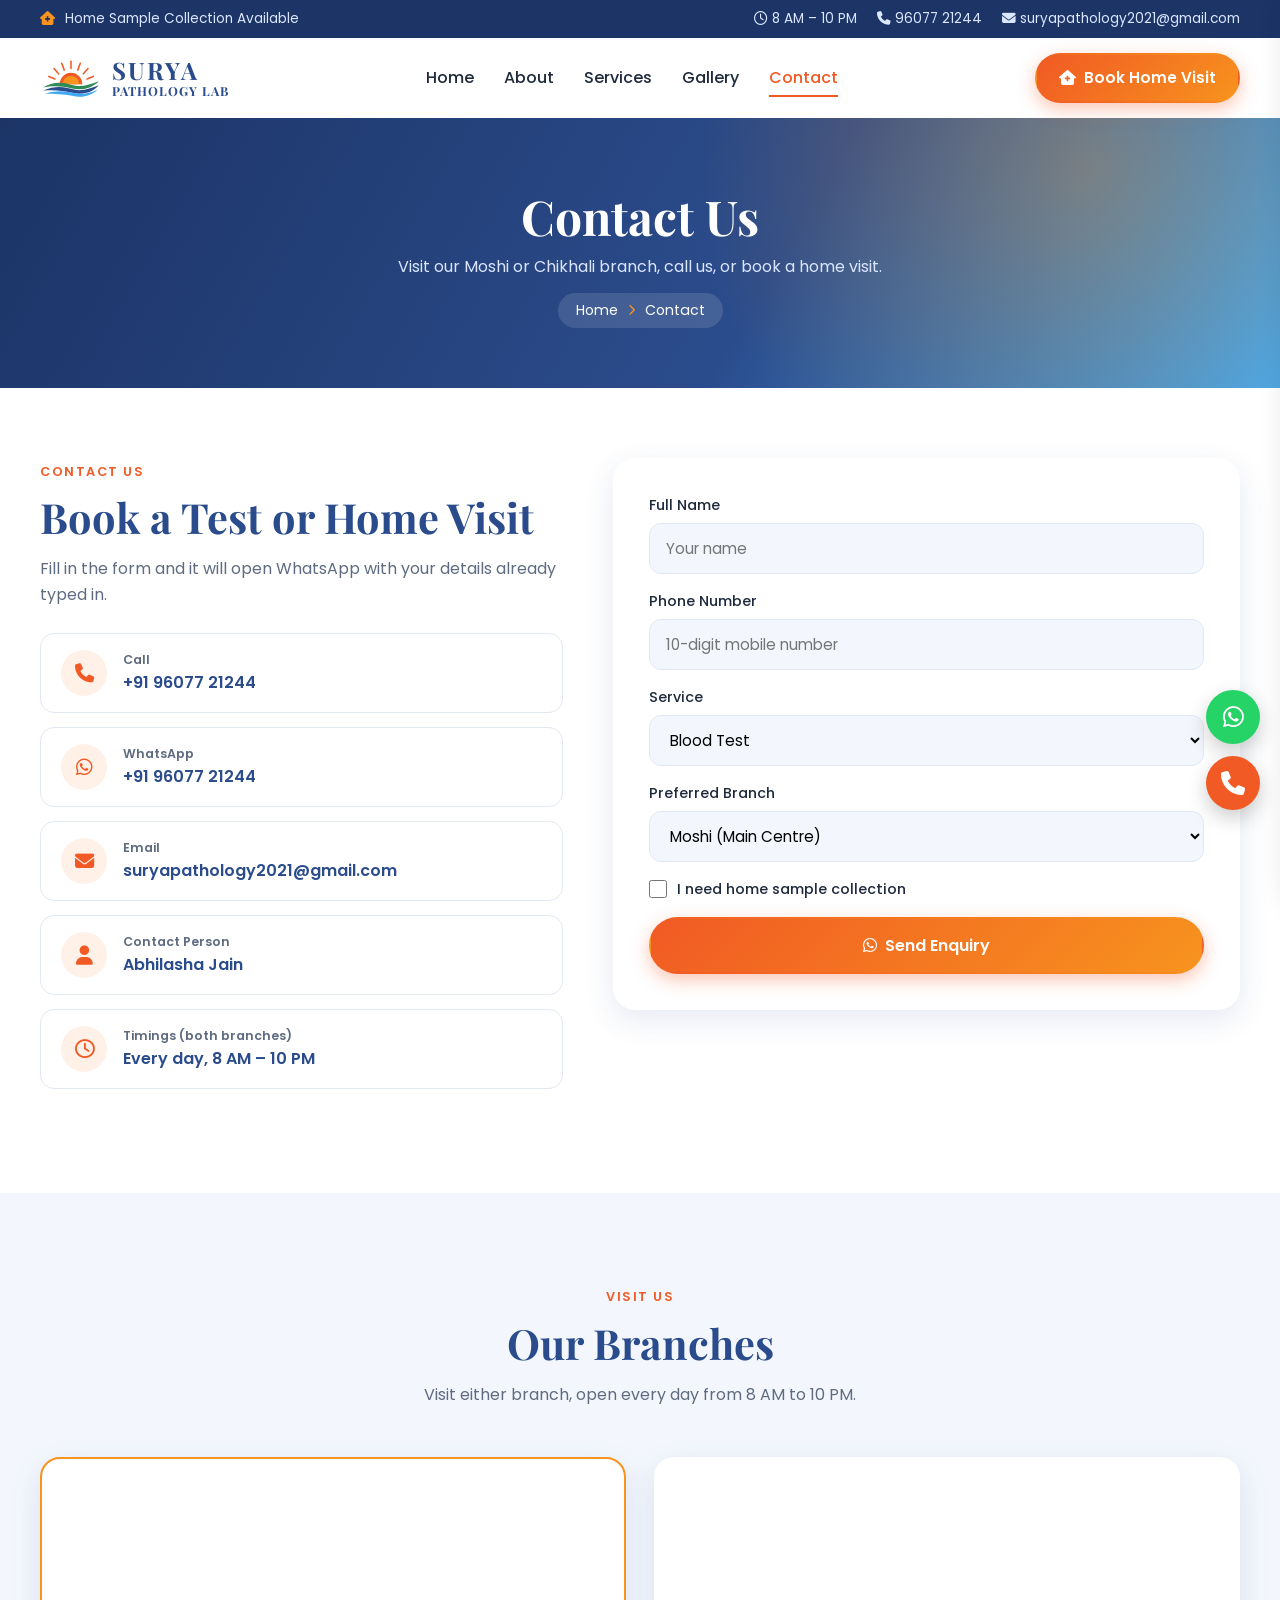
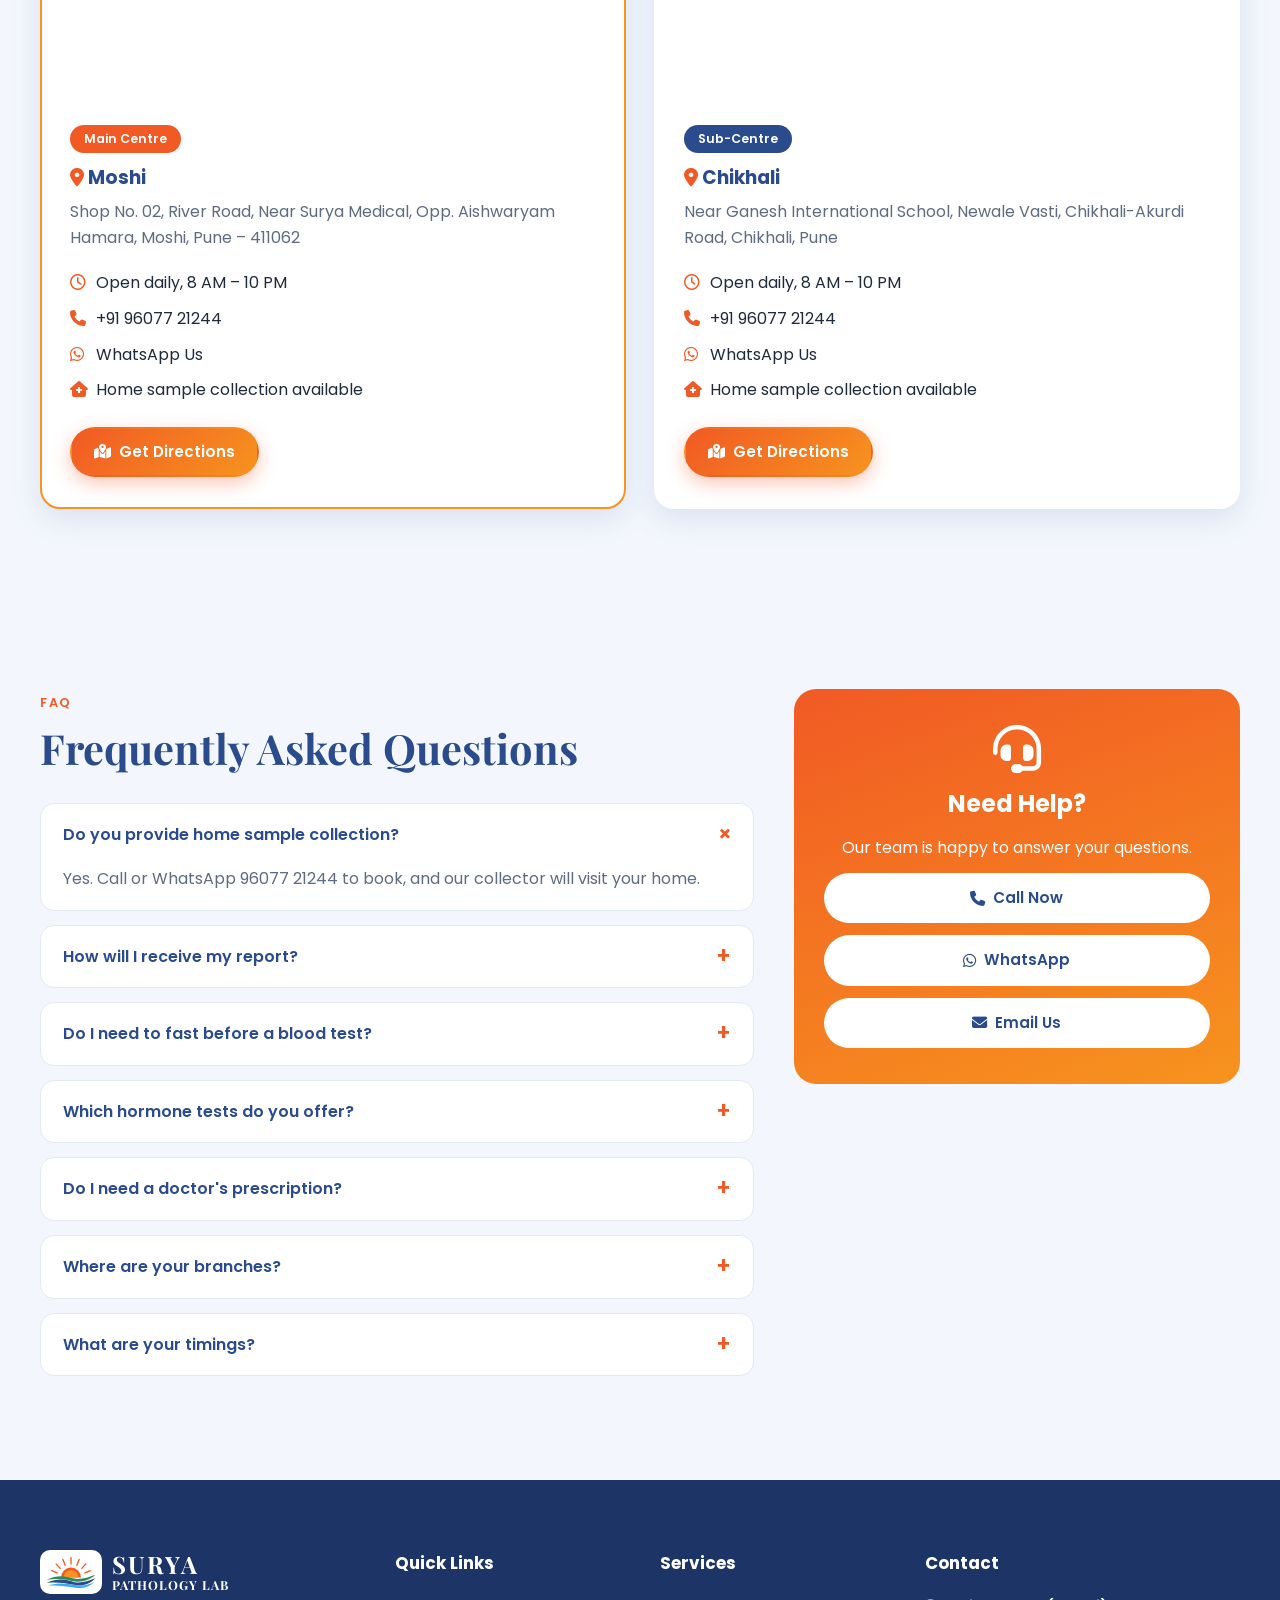
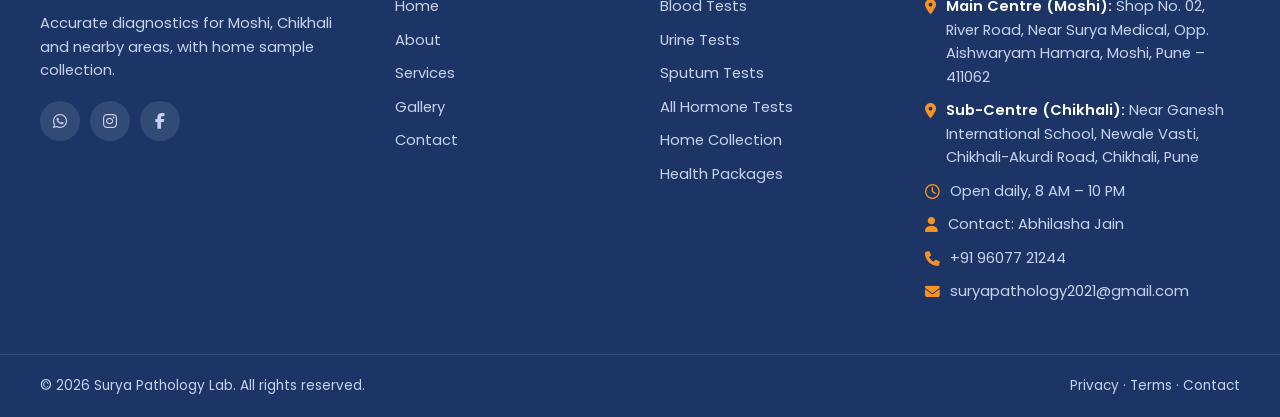
<file: contact.html>
<!DOCTYPE html>
<html lang="en">
<head>
  <meta charset="UTF-8" />
  <meta name="viewport" content="width=device-width, initial-scale=1.0" />
  <title>Contact & Branches | Surya Pathology Lab, Moshi & Chikhali</title>
  <meta name="description" content="Contact Surya Pathology Lab. Main centre: River Road, Moshi, Pune 411062. Sub-centre: Chikhali-Akurdi Road, Chikhali. Open 8 AM to 10 PM. Call or WhatsApp 9607721244." />
  <link rel="icon" href="assets/logo.svg" type="image/svg+xml" />
  <link rel="preconnect" href="https://fonts.googleapis.com" />
  <link rel="preconnect" href="https://fonts.gstatic.com" crossorigin />
  <link href="https://fonts.googleapis.com/css2?family=Poppins:wght@400;500;600;700&family=Playfair+Display:wght@700;800&display=swap" rel="stylesheet" />
  <link rel="stylesheet" href="https://cdnjs.cloudflare.com/ajax/libs/font-awesome/6.5.1/css/all.min.css" />
  <link rel="stylesheet" href="style.css" />
</head>
<body id="top">

  <!-- ===== TOP BAR ===== -->
  <div class="topbar">
    <div class="container topbar-inner">
      <div class="ticker">
        <span class="ticker-item active"><i class="fa-solid fa-house-medical"></i> Home Sample Collection Available</span>
        <span class="ticker-item"><i class="fa-solid fa-file-medical"></i> Reports on WhatsApp &amp; Email</span>
        <span class="ticker-item"><i class="fa-solid fa-vial"></i> Blood · Urine · Sputum · All Hormones</span>
        <span class="ticker-item"><i class="fa-solid fa-user-doctor"></i> Trained &amp; Hygienic Sample Collection</span>
        <span class="ticker-item"><i class="fa-solid fa-location-dot"></i> 2 Branches: Moshi &amp; Chikhali</span>
        <span class="ticker-item"><i class="fa-solid fa-tags"></i> Offer: Full Body Profile at ₹1,999 · Fever Profile at ₹1,800</span>
      </div>
      <div class="topbar-right">
        <span class="hide-sm"><i class="fa-regular fa-clock"></i> 8 AM – 10 PM</span>
        <a href="tel:+919607721244"><i class="fa-solid fa-phone"></i> 96077 21244</a>
        <a href="mailto:suryapathology2021@gmail.com" class="hide-sm"><i class="fa-solid fa-envelope"></i> suryapathology2021@gmail.com</a>
      </div>
    </div>
  </div>
  <!-- ===== HEADER ===== -->
  <header class="header" id="header">
    <div class="container header-inner">
      <a href="index.html" class="brand">
        <img src="assets/logo.svg" alt="Surya Pathology Lab logo" />
        <div class="brand-text">
          <strong>SURYA</strong>
          <span>PATHOLOGY LAB</span>
        </div>
      </a>
      <nav class="nav" id="nav">
        <a href="index.html">Home</a>
        <a href="about.html">About</a>
        <a href="services.html">Services</a>
        <a href="gallery.html">Gallery</a>
        <a href="contact.html" class="active">Contact</a>
      </nav>
      <div class="header-cta">
        <a href="https://wa.me/919607721244?text=Hello%20Surya%20Pathology%20Lab%2C%20I%20want%20to%20book%20a%20home%20visit." target="_blank" rel="noopener" class="btn btn-primary"><i class="fa-solid fa-house-medical"></i> Book Home Visit</a>
        <button class="menu-toggle" id="menuToggle" aria-label="Open menu"><i class="fa-solid fa-bars"></i></button>
      </div>
    </div>
  </header>

  <!-- Mobile menu -->
  <div class="mobile-menu" id="mobileMenu">
    <button class="mobile-close" id="mobileClose" aria-label="Close menu"><i class="fa-solid fa-xmark"></i></button>
    <a href="index.html">Home</a>
    <a href="about.html">About</a>
    <a href="services.html">Services</a>
    <a href="gallery.html">Gallery</a>
    <a href="contact.html" class="active">Contact</a>
    <div class="mobile-actions">
      <a href="tel:+919607721244" class="btn btn-outline"><i class="fa-solid fa-phone"></i> Call Now</a>
      <a href="https://wa.me/919607721244" target="_blank" rel="noopener" class="btn btn-primary"><i class="fa-brands fa-whatsapp"></i> WhatsApp</a>
    </div>
  </div>
  <div class="overlay" id="overlay"></div>
  <!-- ===== PAGE BANNER ===== -->
  <section class="page-banner">
    <div class="container">
      <h1>Contact Us</h1>
      <p>Visit our Moshi or Chikhali branch, call us, or book a home visit.</p>
      <nav class="crumbs"><a href="index.html">Home</a> <i class="fa-solid fa-chevron-right"></i> <span>Contact</span></nav>
    </div>
  </section>

  <!-- ===== CONTACT ===== -->
  <section class="contact" id="contact">
    <div class="container contact-inner">
      <div class="contact-info reveal">
        <span class="eyebrow">Contact Us</span>
        <h2>Book a Test or Home Visit</h2>
        <p>Fill in the form and it will open WhatsApp with your details already typed in.</p>
        <a href="tel:+919607721244" class="contact-line"><i class="fa-solid fa-phone"></i><div><small>Call</small>+91 96077 21244</div></a>
        <a href="https://wa.me/919607721244" target="_blank" rel="noopener" class="contact-line"><i class="fa-brands fa-whatsapp"></i><div><small>WhatsApp</small>+91 96077 21244</div></a>
        <a href="mailto:suryapathology2021@gmail.com" class="contact-line"><i class="fa-solid fa-envelope"></i><div><small>Email</small>suryapathology2021@gmail.com</div></a>
        <div class="contact-line"><i class="fa-solid fa-user"></i><div><small>Contact Person</small>Abhilasha Jain</div></div>
        <div class="contact-line"><i class="fa-regular fa-clock"></i><div><small>Timings (both branches)</small>Every day, 8 AM – 10 PM</div></div>
      </div>
      <form class="contact-form reveal" id="enquiryForm">
        <label>Full Name<input type="text" name="name" required placeholder="Your name" /></label>
        <label>Phone Number<input type="tel" name="phone" required pattern="[0-9+ ]{10,14}" placeholder="10-digit mobile number" /></label>
        <label>Service
          <select name="service">
            <option>Blood Test</option>
            <option>Urine Test</option>
            <option>Sputum Test</option>
            <option>Hormone Test</option>
            <option>Health Package</option>
            <option>Other</option>
          </select>
        </label>
        <label>Preferred Branch
          <select name="branch">
            <option>Moshi (Main Centre)</option>
            <option>Chikhali (Sub-Centre)</option>
          </select>
        </label>
        <label class="check"><input type="checkbox" name="home" id="homeVisit" /> I need home sample collection</label>
        <label id="addrWrap" class="hidden">Home Address<textarea name="address" rows="2" placeholder="House no., society, area"></textarea></label>
        <button type="submit" class="btn btn-primary btn-lg"><i class="fa-brands fa-whatsapp"></i> Send Enquiry</button>
      </form>
    </div>
  </section>
  <!-- ===== LOCATION ===== -->
  <section class="location" id="location">
    <div class="container">
      <div class="section-head reveal">
        <span class="eyebrow">Visit Us</span>
        <h2>Our Branches</h2>
        <p>Visit either branch, open every day from 8 AM to 10 PM.</p>
      </div>
      <div class="branch-grid">
        <div class="branch-card main reveal">
          <div class="branch-map">
            <iframe title="Map to Surya Pathology Lab, Moshi" src="https://maps.google.com/maps?q=Aishwaryam%20Hamara%20River%20Road%20Moshi%20Pune%20411062&z=15&output=embed" loading="lazy" referrerpolicy="no-referrer-when-downgrade"></iframe>
          </div>
          <div class="branch-body">
            <span class="branch-tag">Main Centre</span>
            <h3><i class="fa-solid fa-location-dot"></i> Moshi</h3>
            <p class="addr">Shop No. 02, River Road, Near Surya Medical, Opp. Aishwaryam Hamara, Moshi, Pune – 411062</p>
            <ul>
              <li><i class="fa-regular fa-clock"></i> Open daily, 8 AM – 10 PM</li>
              <li><i class="fa-solid fa-phone"></i> <a href="tel:+919607721244">+91 96077 21244</a></li>
              <li><i class="fa-brands fa-whatsapp"></i> <a href="https://wa.me/919607721244" target="_blank" rel="noopener">WhatsApp Us</a></li>
              <li><i class="fa-solid fa-house-medical"></i> Home sample collection available</li>
            </ul>
            <a href="https://www.google.com/maps/search/?api=1&query=Aishwaryam+Hamara+River+Road+Moshi+Pune+411062" target="_blank" rel="noopener" class="btn btn-primary"><i class="fa-solid fa-map-location-dot"></i> Get Directions</a>
          </div>
        </div>
        <div class="branch-card reveal">
          <div class="branch-map">
            <iframe title="Map to Surya Pathology Lab, Chikhali" src="https://maps.google.com/maps?q=Ganesh%20International%20School%20Newale%20Vasti%20Chikhali%20Pune&z=15&output=embed" loading="lazy" referrerpolicy="no-referrer-when-downgrade"></iframe>
          </div>
          <div class="branch-body">
            <span class="branch-tag">Sub-Centre</span>
            <h3><i class="fa-solid fa-location-dot"></i> Chikhali</h3>
            <p class="addr">Near Ganesh International School, Newale Vasti, Chikhali-Akurdi Road, Chikhali, Pune</p>
            <ul>
              <li><i class="fa-regular fa-clock"></i> Open daily, 8 AM – 10 PM</li>
              <li><i class="fa-solid fa-phone"></i> <a href="tel:+919607721244">+91 96077 21244</a></li>
              <li><i class="fa-brands fa-whatsapp"></i> <a href="https://wa.me/919607721244" target="_blank" rel="noopener">WhatsApp Us</a></li>
              <li><i class="fa-solid fa-house-medical"></i> Home sample collection available</li>
            </ul>
            <a href="https://www.google.com/maps/search/?api=1&query=Ganesh+International+School+Newale+Vasti+Chikhali+Pune" target="_blank" rel="noopener" class="btn btn-primary"><i class="fa-solid fa-map-location-dot"></i> Get Directions</a>
          </div>
        </div>
      </div>
    </div>
  </section>
  <!-- ===== FAQ ===== -->
  <section class="faq">
    <div class="container faq-inner">
      <div class="faq-list">
        <div class="section-head left reveal">
          <span class="eyebrow">FAQ</span>
          <h2>Frequently Asked Questions</h2>
        </div>
        <details class="reveal" open><summary>Do you provide home sample collection?</summary><p>Yes. Call or WhatsApp 96077 21244 to book, and our collector will visit your home.</p></details>
        <details class="reveal"><summary>How will I receive my report?</summary><p>We send reports on WhatsApp or email. You can also collect a printed copy from the lab.</p></details>
        <details class="reveal"><summary>Do I need to fast before a blood test?</summary><p>Some tests, such as fasting sugar and lipid profile, need 10–12 hours of fasting. We'll tell you when you book.</p></details>
        <details class="reveal"><summary>Which hormone tests do you offer?</summary><p>We offer all major hormone tests, including thyroid (T3, T4, TSH), fertility hormones, insulin and more.</p></details>
        <details class="reveal"><summary>Do I need a doctor's prescription?</summary><p>Not for most routine tests. If you have a prescription, please share it so we run the right tests.</p></details>
        <details class="reveal"><summary>Where are your branches?</summary><p><strong>Main Centre (Moshi):</strong> Shop No. 02, River Road, Near Surya Medical, Opp. Aishwaryam Hamara, Moshi, Pune – 411062.<br /><strong>Sub-Centre (Chikhali):</strong> Near Ganesh International School, Newale Vasti, Chikhali-Akurdi Road, Chikhali, Pune.</p></details>
        <details class="reveal"><summary>What are your timings?</summary><p>Both branches are open every day from 8 AM to 10 PM.</p></details>
      </div>
      <aside class="help-card reveal">
        <i class="fa-solid fa-headset"></i>
        <h3>Need Help?</h3>
        <p>Our team is happy to answer your questions.</p>
        <a href="tel:+919607721244" class="btn btn-light"><i class="fa-solid fa-phone"></i> Call Now</a>
        <a href="https://wa.me/919607721244" target="_blank" rel="noopener" class="btn btn-light"><i class="fa-brands fa-whatsapp"></i> WhatsApp</a>
        <a href="mailto:suryapathology2021@gmail.com" class="btn btn-light"><i class="fa-solid fa-envelope"></i> Email Us</a>
      </aside>
    </div>
  </section>
  <!-- ===== FOOTER ===== -->
  <footer class="footer">
    <div class="container footer-grid">
      <div class="f-brand">
        <a href="index.html" class="brand light">
          <img src="assets/logo.svg" alt="Surya Pathology Lab logo" />
          <div class="brand-text"><strong>SURYA</strong><span>PATHOLOGY LAB</span></div>
        </a>
        <p>Accurate diagnostics for Moshi, Chikhali and nearby areas, with home sample collection.</p>
        <div class="socials">
          <a href="https://wa.me/919607721244" target="_blank" rel="noopener" aria-label="WhatsApp"><i class="fa-brands fa-whatsapp"></i></a>
          <a href="#" aria-label="Instagram"><i class="fa-brands fa-instagram"></i></a>
          <a href="#" aria-label="Facebook"><i class="fa-brands fa-facebook-f"></i></a>
        </div>
      </div>
      <div>
        <h4>Quick Links</h4>
        <ul><li><a href="index.html">Home</a></li><li><a href="about.html">About</a></li><li><a href="services.html">Services</a></li><li><a href="gallery.html">Gallery</a></li><li><a href="contact.html">Contact</a></li></ul>
      </div>
      <div>
        <h4>Services</h4>
        <ul><li>Blood Tests</li><li>Urine Tests</li><li>Sputum Tests</li><li>All Hormone Tests</li><li>Home Collection</li><li>Health Packages</li></ul>
      </div>
      <div>
        <h4>Contact</h4>
        <ul class="f-contact">
          <li><i class="fa-solid fa-location-dot"></i> <span><strong>Main Centre (Moshi):</strong> Shop No. 02, River Road, Near Surya Medical, Opp. Aishwaryam Hamara, Moshi, Pune – 411062</span></li>
          <li><i class="fa-solid fa-location-dot"></i> <span><strong>Sub-Centre (Chikhali):</strong> Near Ganesh International School, Newale Vasti, Chikhali-Akurdi Road, Chikhali, Pune</span></li>
          <li><i class="fa-regular fa-clock"></i> Open daily, 8 AM – 10 PM</li>
          <li><i class="fa-solid fa-user"></i> Contact: Abhilasha Jain</li>
          <li><i class="fa-solid fa-phone"></i> <a href="tel:+919607721244">+91 96077 21244</a></li>
          <li><i class="fa-solid fa-envelope"></i> <a href="mailto:suryapathology2021@gmail.com">suryapathology2021@gmail.com</a></li>
        </ul>
      </div>
    </div>
    <div class="footer-bottom">
      <div class="container fb-inner">
        <p>© <span id="year"></span> Surya Pathology Lab. All rights reserved.</p>
        <p><a href="#">Privacy</a> · <a href="#">Terms</a> · <a href="contact.html">Contact</a></p>
      </div>
    </div>
  </footer>
  <!-- ===== FLOATING BUTTONS ===== -->
  <div class="floating">
    <a href="https://wa.me/919607721244" target="_blank" rel="noopener" class="fl-wa" aria-label="WhatsApp"><i class="fa-brands fa-whatsapp"></i></a>
    <a href="tel:+919607721244" class="fl-call" aria-label="Call"><i class="fa-solid fa-phone"></i></a>
  </div>
  <a href="#top" class="to-top" id="toTop" aria-label="Back to top"><i class="fa-solid fa-arrow-up"></i></a>

  <!-- Mobile bottom bar -->
  <div class="bottom-bar">
    <a href="tel:+919607721244"><i class="fa-solid fa-phone"></i> Call</a>
    <a href="https://wa.me/919607721244" target="_blank" rel="noopener"><i class="fa-brands fa-whatsapp"></i> WhatsApp</a>
    <a href="contact.html"><i class="fa-solid fa-calendar-check"></i> Book</a>
  </div>

  <script src="script.js"></script>
</body>
</html>
</file>
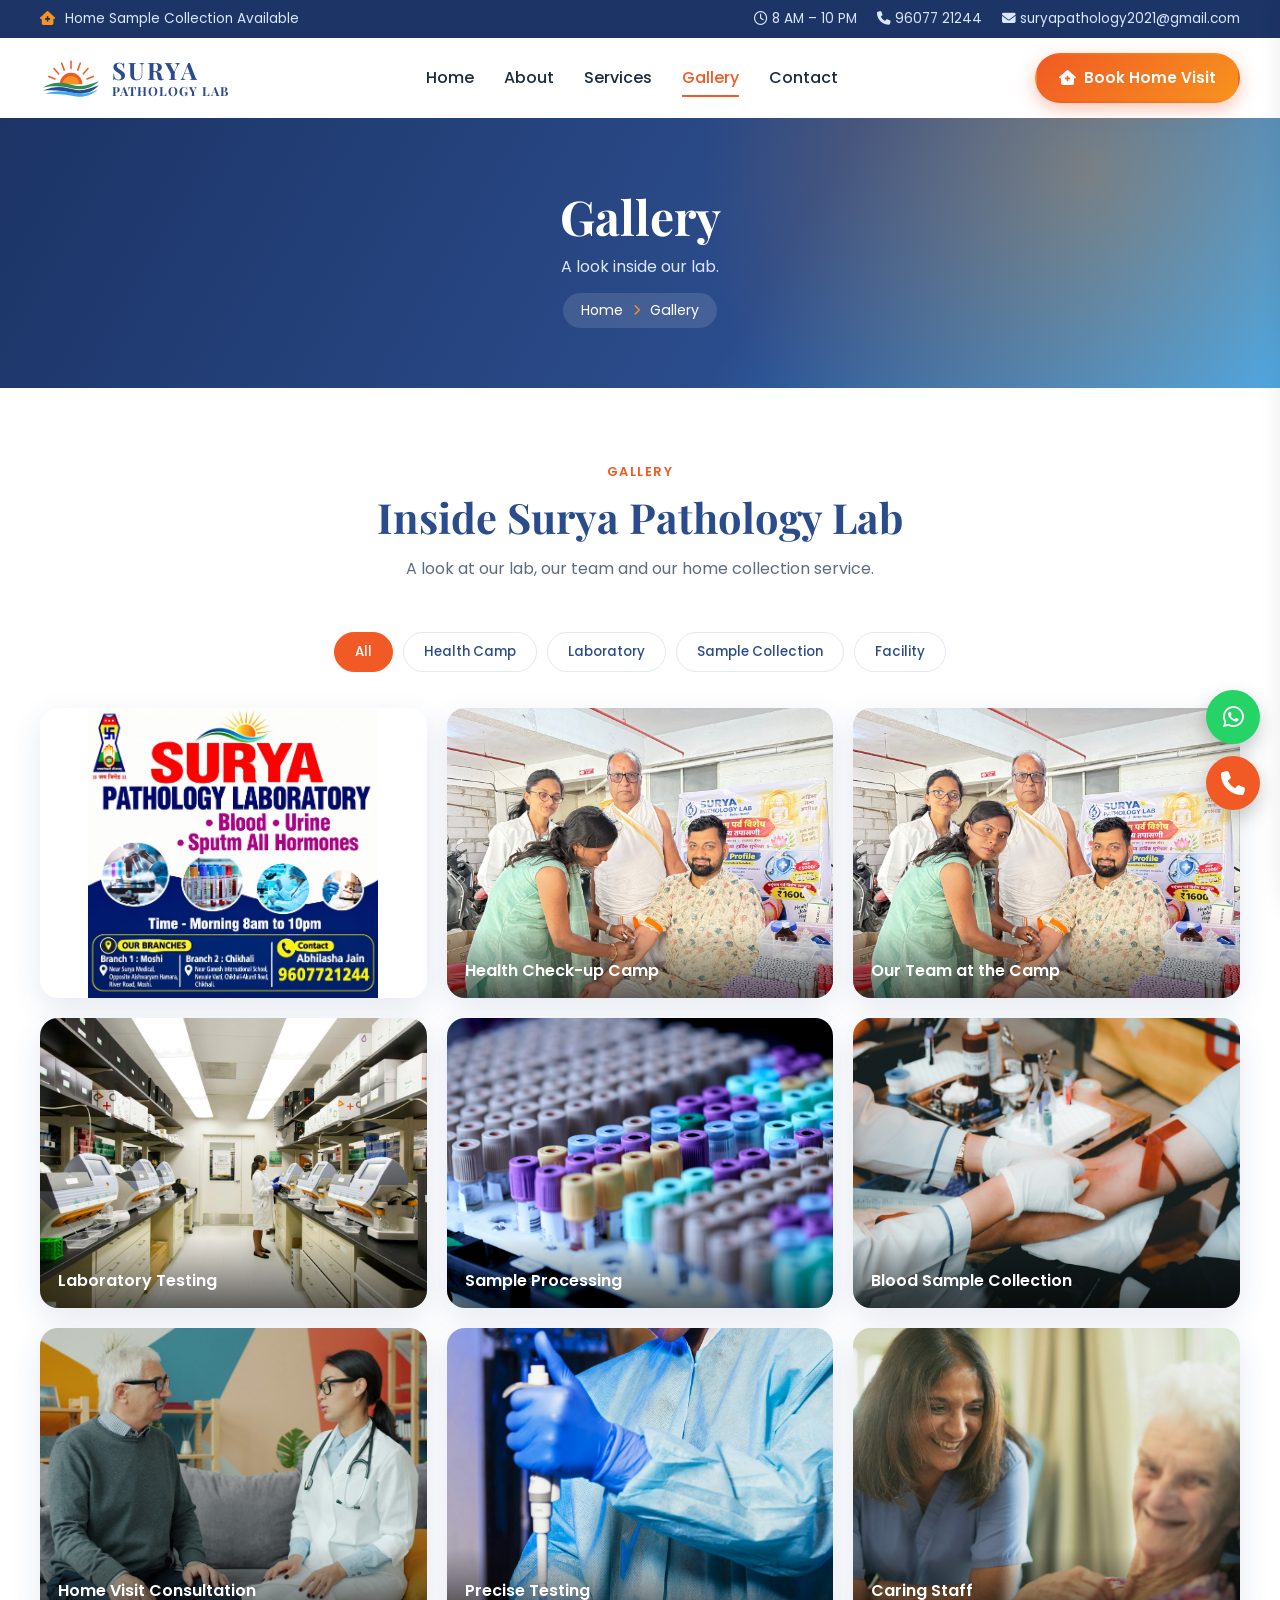
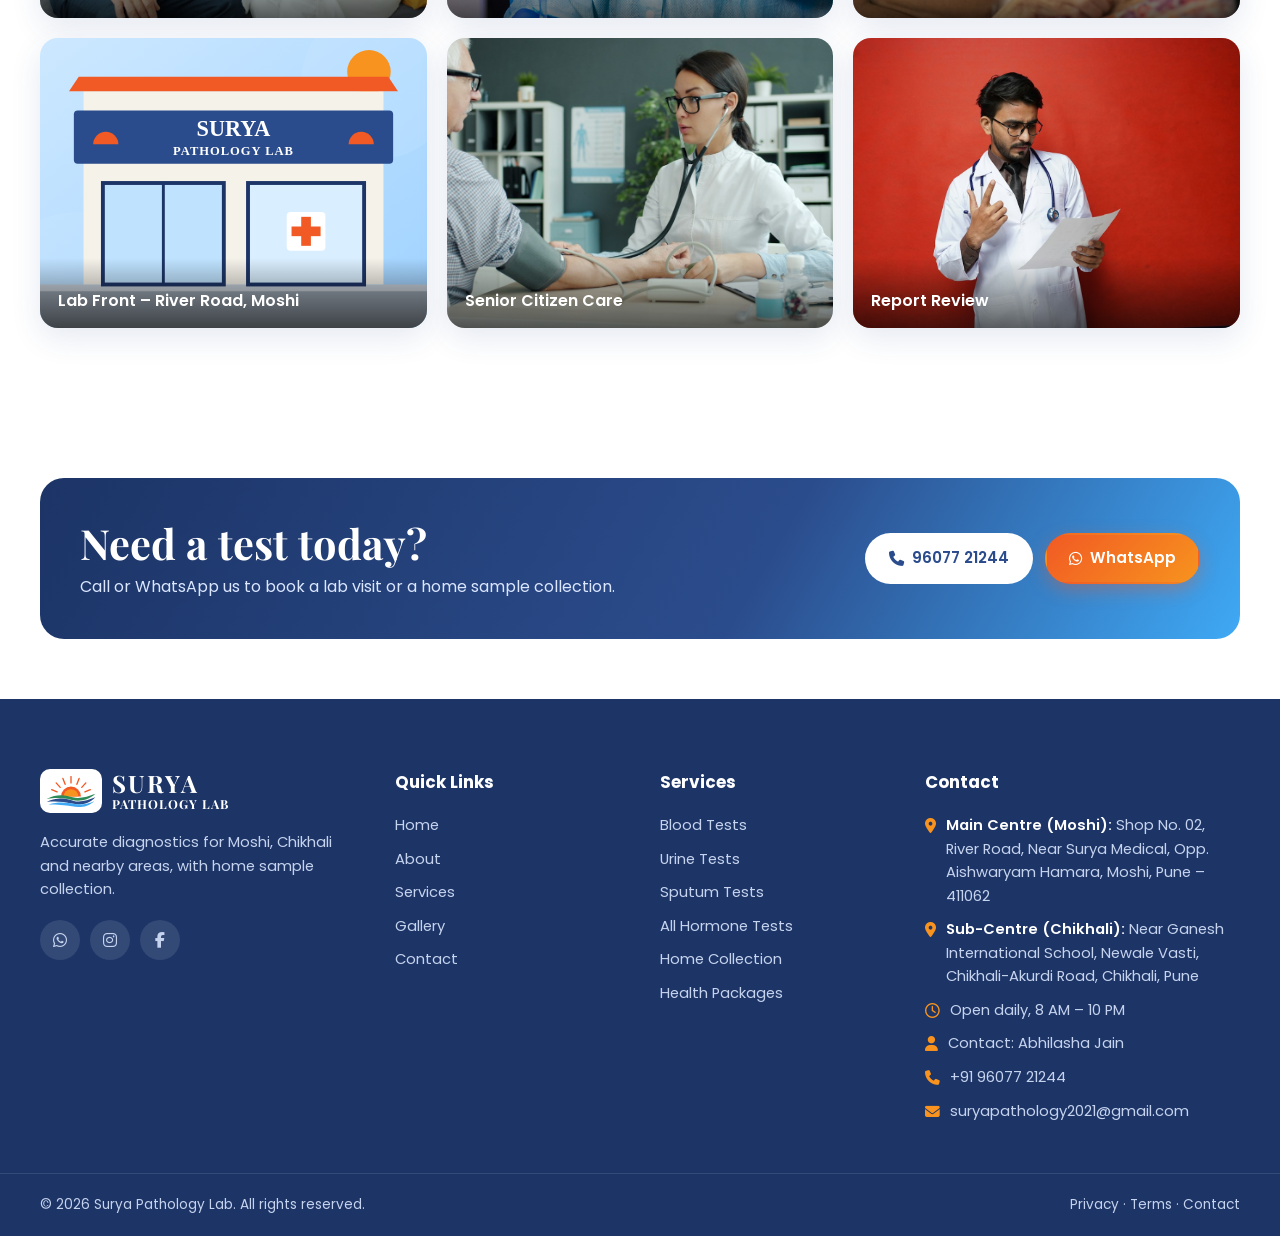
<file: gallery.html>
<!DOCTYPE html>
<html lang="en">
<head>
  <meta charset="UTF-8" />
  <meta name="viewport" content="width=device-width, initial-scale=1.0" />
  <title>Gallery | Surya Pathology Lab, Moshi</title>
  <meta name="description" content="Photos of Surya Pathology Lab in Moshi and Chikhali, Pune: our laboratory, sample collection and facility." />
  <link rel="icon" href="assets/logo.svg" type="image/svg+xml" />
  <link rel="preconnect" href="https://fonts.googleapis.com" />
  <link rel="preconnect" href="https://fonts.gstatic.com" crossorigin />
  <link href="https://fonts.googleapis.com/css2?family=Poppins:wght@400;500;600;700&family=Playfair+Display:wght@700;800&display=swap" rel="stylesheet" />
  <link rel="stylesheet" href="https://cdnjs.cloudflare.com/ajax/libs/font-awesome/6.5.1/css/all.min.css" />
  <link rel="stylesheet" href="style.css" />
</head>
<body id="top">

  <!-- ===== TOP BAR ===== -->
  <div class="topbar">
    <div class="container topbar-inner">
      <div class="ticker">
        <span class="ticker-item active"><i class="fa-solid fa-house-medical"></i> Home Sample Collection Available</span>
        <span class="ticker-item"><i class="fa-solid fa-file-medical"></i> Reports on WhatsApp &amp; Email</span>
        <span class="ticker-item"><i class="fa-solid fa-vial"></i> Blood · Urine · Sputum · All Hormones</span>
        <span class="ticker-item"><i class="fa-solid fa-user-doctor"></i> Trained &amp; Hygienic Sample Collection</span>
        <span class="ticker-item"><i class="fa-solid fa-location-dot"></i> 2 Branches: Moshi &amp; Chikhali</span>
        <span class="ticker-item"><i class="fa-solid fa-tags"></i> Offer: Full Body Profile at ₹1,999 · Fever Profile at ₹1,800</span>
      </div>
      <div class="topbar-right">
        <span class="hide-sm"><i class="fa-regular fa-clock"></i> 8 AM – 10 PM</span>
        <a href="tel:+919607721244"><i class="fa-solid fa-phone"></i> 96077 21244</a>
        <a href="mailto:suryapathology2021@gmail.com" class="hide-sm"><i class="fa-solid fa-envelope"></i> suryapathology2021@gmail.com</a>
      </div>
    </div>
  </div>
  <!-- ===== HEADER ===== -->
  <header class="header" id="header">
    <div class="container header-inner">
      <a href="index.html" class="brand">
        <img src="assets/logo.svg" alt="Surya Pathology Lab logo" />
        <div class="brand-text">
          <strong>SURYA</strong>
          <span>PATHOLOGY LAB</span>
        </div>
      </a>
      <nav class="nav" id="nav">
        <a href="index.html">Home</a>
        <a href="about.html">About</a>
        <a href="services.html">Services</a>
        <a href="gallery.html" class="active">Gallery</a>
        <a href="contact.html">Contact</a>
      </nav>
      <div class="header-cta">
        <a href="https://wa.me/919607721244?text=Hello%20Surya%20Pathology%20Lab%2C%20I%20want%20to%20book%20a%20home%20visit." target="_blank" rel="noopener" class="btn btn-primary"><i class="fa-solid fa-house-medical"></i> Book Home Visit</a>
        <button class="menu-toggle" id="menuToggle" aria-label="Open menu"><i class="fa-solid fa-bars"></i></button>
      </div>
    </div>
  </header>

  <!-- Mobile menu -->
  <div class="mobile-menu" id="mobileMenu">
    <button class="mobile-close" id="mobileClose" aria-label="Close menu"><i class="fa-solid fa-xmark"></i></button>
    <a href="index.html">Home</a>
    <a href="about.html">About</a>
    <a href="services.html">Services</a>
    <a href="gallery.html" class="active">Gallery</a>
    <a href="contact.html">Contact</a>
    <div class="mobile-actions">
      <a href="tel:+919607721244" class="btn btn-outline"><i class="fa-solid fa-phone"></i> Call Now</a>
      <a href="https://wa.me/919607721244" target="_blank" rel="noopener" class="btn btn-primary"><i class="fa-brands fa-whatsapp"></i> WhatsApp</a>
    </div>
  </div>
  <div class="overlay" id="overlay"></div>
  <!-- ===== PAGE BANNER ===== -->
  <section class="page-banner">
    <div class="container">
      <h1>Gallery</h1>
      <p>A look inside our lab.</p>
      <nav class="crumbs"><a href="index.html">Home</a> <i class="fa-solid fa-chevron-right"></i> <span>Gallery</span></nav>
    </div>
  </section>

  <!-- ===== GALLERY ===== -->

  <section class="gallery">
    <div class="container">
      <div class="section-head reveal">
        <span class="eyebrow">Gallery</span>
        <h2>Inside Surya Pathology Lab</h2>
        <p>A look at our lab, our team and our home collection service.</p>
      </div>
      <div class="g-filters reveal">
        <button class="active" data-filter="all">All</button>
        <button data-filter="camp">Health Camp</button>
        <button data-filter="lab">Laboratory</button>
        <button data-filter="collection">Sample Collection</button>
        <button data-filter="facility">Facility</button>
      </div>
      <div class="g-grid" id="gGrid">
        <figure class="g-item poster reveal" data-cat="facility">
          <img src="assets/gallery/branches-poster.jpeg" alt="Surya Pathology Laboratory poster: Blood, Urine, Sputum and All Hormones. Timings 8 AM to 10 PM. Branches in Moshi and Chikhali. Contact Abhilasha Jain, 9607721244." loading="lazy" onerror="this.parentElement.classList.add('ph')" />
          <div class="g-ph"><i class="fa-solid fa-location-dot"></i></div>
          <figcaption>Our Branches – Moshi &amp; Chikhali</figcaption>
        </figure>
        <figure class="g-item reveal" data-cat="camp">
          <img src="assets/gallery/camp-1.jpeg" alt="Blood sample collection at a Surya Pathology Lab health check-up camp" loading="lazy" onerror="this.parentElement.classList.add('ph')" />
          <div class="g-ph"><i class="fa-solid fa-hand-holding-medical"></i></div>
          <figcaption>Health Check-up Camp</figcaption>
        </figure>
        <figure class="g-item reveal" data-cat="camp">
          <img src="assets/gallery/camp-2.jpeg" alt="Surya Pathology Lab team at a health check-up camp" loading="lazy" onerror="this.parentElement.classList.add('ph')" />
          <div class="g-ph"><i class="fa-solid fa-users"></i></div>
          <figcaption>Our Team at the Camp</figcaption>
        </figure>
        <figure class="g-item reveal" data-cat="lab">
          <img src="assets/gallery/photo-1.jpg" alt="Diagnostic laboratory with automated analysers" loading="lazy" onerror="this.parentElement.classList.add('ph')" />
          <div class="g-ph"><i class="fa-solid fa-microscope"></i></div>
          <figcaption>Laboratory Testing</figcaption>
        </figure>
        <figure class="g-item reveal" data-cat="lab">
          <img src="assets/gallery/photo-2.jpg" alt="Blood collection tubes with coloured caps in a rack" loading="lazy" onerror="this.parentElement.classList.add('ph')" />
          <div class="g-ph"><i class="fa-solid fa-vials"></i></div>
          <figcaption>Sample Processing</figcaption>
        </figure>
        <figure class="g-item reveal" data-cat="collection">
          <img src="assets/gallery/photo-3.jpg" alt="Healthcare worker drawing a blood sample from a patient's arm" loading="lazy" onerror="this.parentElement.classList.add('ph')" />
          <div class="g-ph"><i class="fa-solid fa-syringe"></i></div>
          <figcaption>Blood Sample Collection</figcaption>
        </figure>
        <figure class="g-item reveal" data-cat="collection">
          <img src="assets/gallery/photo-4.jpg" alt="Doctor talking with an elderly patient at home" loading="lazy" onerror="this.parentElement.classList.add('ph')" />
          <div class="g-ph"><i class="fa-solid fa-house-medical"></i></div>
          <figcaption>Home Visit Consultation</figcaption>
        </figure>
        <figure class="g-item reveal" data-cat="lab">
          <img src="assets/gallery/photo-5.jpg" alt="Lab technician using a pipette" loading="lazy" onerror="this.parentElement.classList.add('ph')" />
          <div class="g-ph"><i class="fa-solid fa-flask"></i></div>
          <figcaption>Precise Testing</figcaption>
        </figure>
        <figure class="g-item reveal" data-cat="collection">
          <img src="assets/gallery/photo-6.jpg" alt="Smiling nurse with an elderly patient" loading="lazy" onerror="this.parentElement.classList.add('ph')" />
          <div class="g-ph"><i class="fa-solid fa-couch"></i></div>
          <figcaption>Caring Staff</figcaption>
        </figure>
        <figure class="g-item reveal" data-cat="facility">
          <img src="assets/gallery/photo-7.svg" alt="Lab Front – River Road, Moshi" loading="lazy" onerror="this.parentElement.classList.add('ph')" />
          <div class="g-ph"><i class="fa-solid fa-store"></i></div>
          <figcaption>Lab Front – River Road, Moshi</figcaption>
        </figure>
        <figure class="g-item reveal" data-cat="collection">
          <img src="assets/gallery/photo-8.jpg" alt="Doctor checking an elderly patient's blood pressure" loading="lazy" onerror="this.parentElement.classList.add('ph')" />
          <div class="g-ph"><i class="fa-solid fa-person-cane"></i></div>
          <figcaption>Senior Citizen Care</figcaption>
        </figure>
        <figure class="g-item reveal" data-cat="lab">
          <img src="assets/gallery/photo-9.jpg" alt="Doctor reviewing a lab report" loading="lazy" onerror="this.parentElement.classList.add('ph')" />
          <div class="g-ph"><i class="fa-solid fa-file-medical"></i></div>
          <figcaption>Report Review</figcaption>
        </figure>
      </div>
    </div>
  </section>

  <div class="lightbox" id="lightbox">
    <button class="lb-close" id="lbClose" aria-label="Close"><i class="fa-solid fa-xmark"></i></button>
    <img id="lbImg" alt="" />
    <p id="lbCap"></p>
  </div>

  <!-- ===== CTA ===== -->

  <section class="cta-band">
    <div class="container cta-inner">
      <div>
        <h2>Need a test today?</h2>
        <p>Call or WhatsApp us to book a lab visit or a home sample collection.</p>
      </div>
      <div class="cta-btns">
        <a href="tel:+919607721244" class="btn btn-light"><i class="fa-solid fa-phone"></i> 96077 21244</a>
        <a href="https://wa.me/919607721244" target="_blank" rel="noopener" class="btn btn-primary"><i class="fa-brands fa-whatsapp"></i> WhatsApp</a>
      </div>
    </div>
  </section>

  <!-- ===== FOOTER ===== -->
  <footer class="footer">
    <div class="container footer-grid">
      <div class="f-brand">
        <a href="index.html" class="brand light">
          <img src="assets/logo.svg" alt="Surya Pathology Lab logo" />
          <div class="brand-text"><strong>SURYA</strong><span>PATHOLOGY LAB</span></div>
        </a>
        <p>Accurate diagnostics for Moshi, Chikhali and nearby areas, with home sample collection.</p>
        <div class="socials">
          <a href="https://wa.me/919607721244" target="_blank" rel="noopener" aria-label="WhatsApp"><i class="fa-brands fa-whatsapp"></i></a>
          <a href="#" aria-label="Instagram"><i class="fa-brands fa-instagram"></i></a>
          <a href="#" aria-label="Facebook"><i class="fa-brands fa-facebook-f"></i></a>
        </div>
      </div>
      <div>
        <h4>Quick Links</h4>
        <ul><li><a href="index.html">Home</a></li><li><a href="about.html">About</a></li><li><a href="services.html">Services</a></li><li><a href="gallery.html">Gallery</a></li><li><a href="contact.html">Contact</a></li></ul>
      </div>
      <div>
        <h4>Services</h4>
        <ul><li>Blood Tests</li><li>Urine Tests</li><li>Sputum Tests</li><li>All Hormone Tests</li><li>Home Collection</li><li>Health Packages</li></ul>
      </div>
      <div>
        <h4>Contact</h4>
        <ul class="f-contact">
          <li><i class="fa-solid fa-location-dot"></i> <span><strong>Main Centre (Moshi):</strong> Shop No. 02, River Road, Near Surya Medical, Opp. Aishwaryam Hamara, Moshi, Pune – 411062</span></li>
          <li><i class="fa-solid fa-location-dot"></i> <span><strong>Sub-Centre (Chikhali):</strong> Near Ganesh International School, Newale Vasti, Chikhali-Akurdi Road, Chikhali, Pune</span></li>
          <li><i class="fa-regular fa-clock"></i> Open daily, 8 AM – 10 PM</li>
          <li><i class="fa-solid fa-user"></i> Contact: Abhilasha Jain</li>
          <li><i class="fa-solid fa-phone"></i> <a href="tel:+919607721244">+91 96077 21244</a></li>
          <li><i class="fa-solid fa-envelope"></i> <a href="mailto:suryapathology2021@gmail.com">suryapathology2021@gmail.com</a></li>
        </ul>
      </div>
    </div>
    <div class="footer-bottom">
      <div class="container fb-inner">
        <p>© <span id="year"></span> Surya Pathology Lab. All rights reserved.</p>
        <p><a href="#">Privacy</a> · <a href="#">Terms</a> · <a href="contact.html">Contact</a></p>
      </div>
    </div>
  </footer>
  <!-- ===== FLOATING BUTTONS ===== -->
  <div class="floating">
    <a href="https://wa.me/919607721244" target="_blank" rel="noopener" class="fl-wa" aria-label="WhatsApp"><i class="fa-brands fa-whatsapp"></i></a>
    <a href="tel:+919607721244" class="fl-call" aria-label="Call"><i class="fa-solid fa-phone"></i></a>
  </div>
  <a href="#top" class="to-top" id="toTop" aria-label="Back to top"><i class="fa-solid fa-arrow-up"></i></a>

  <!-- Mobile bottom bar -->
  <div class="bottom-bar">
    <a href="tel:+919607721244"><i class="fa-solid fa-phone"></i> Call</a>
    <a href="https://wa.me/919607721244" target="_blank" rel="noopener"><i class="fa-brands fa-whatsapp"></i> WhatsApp</a>
    <a href="contact.html"><i class="fa-solid fa-calendar-check"></i> Book</a>
  </div>

  <script src="script.js"></script>
</body>
</html>
</file>
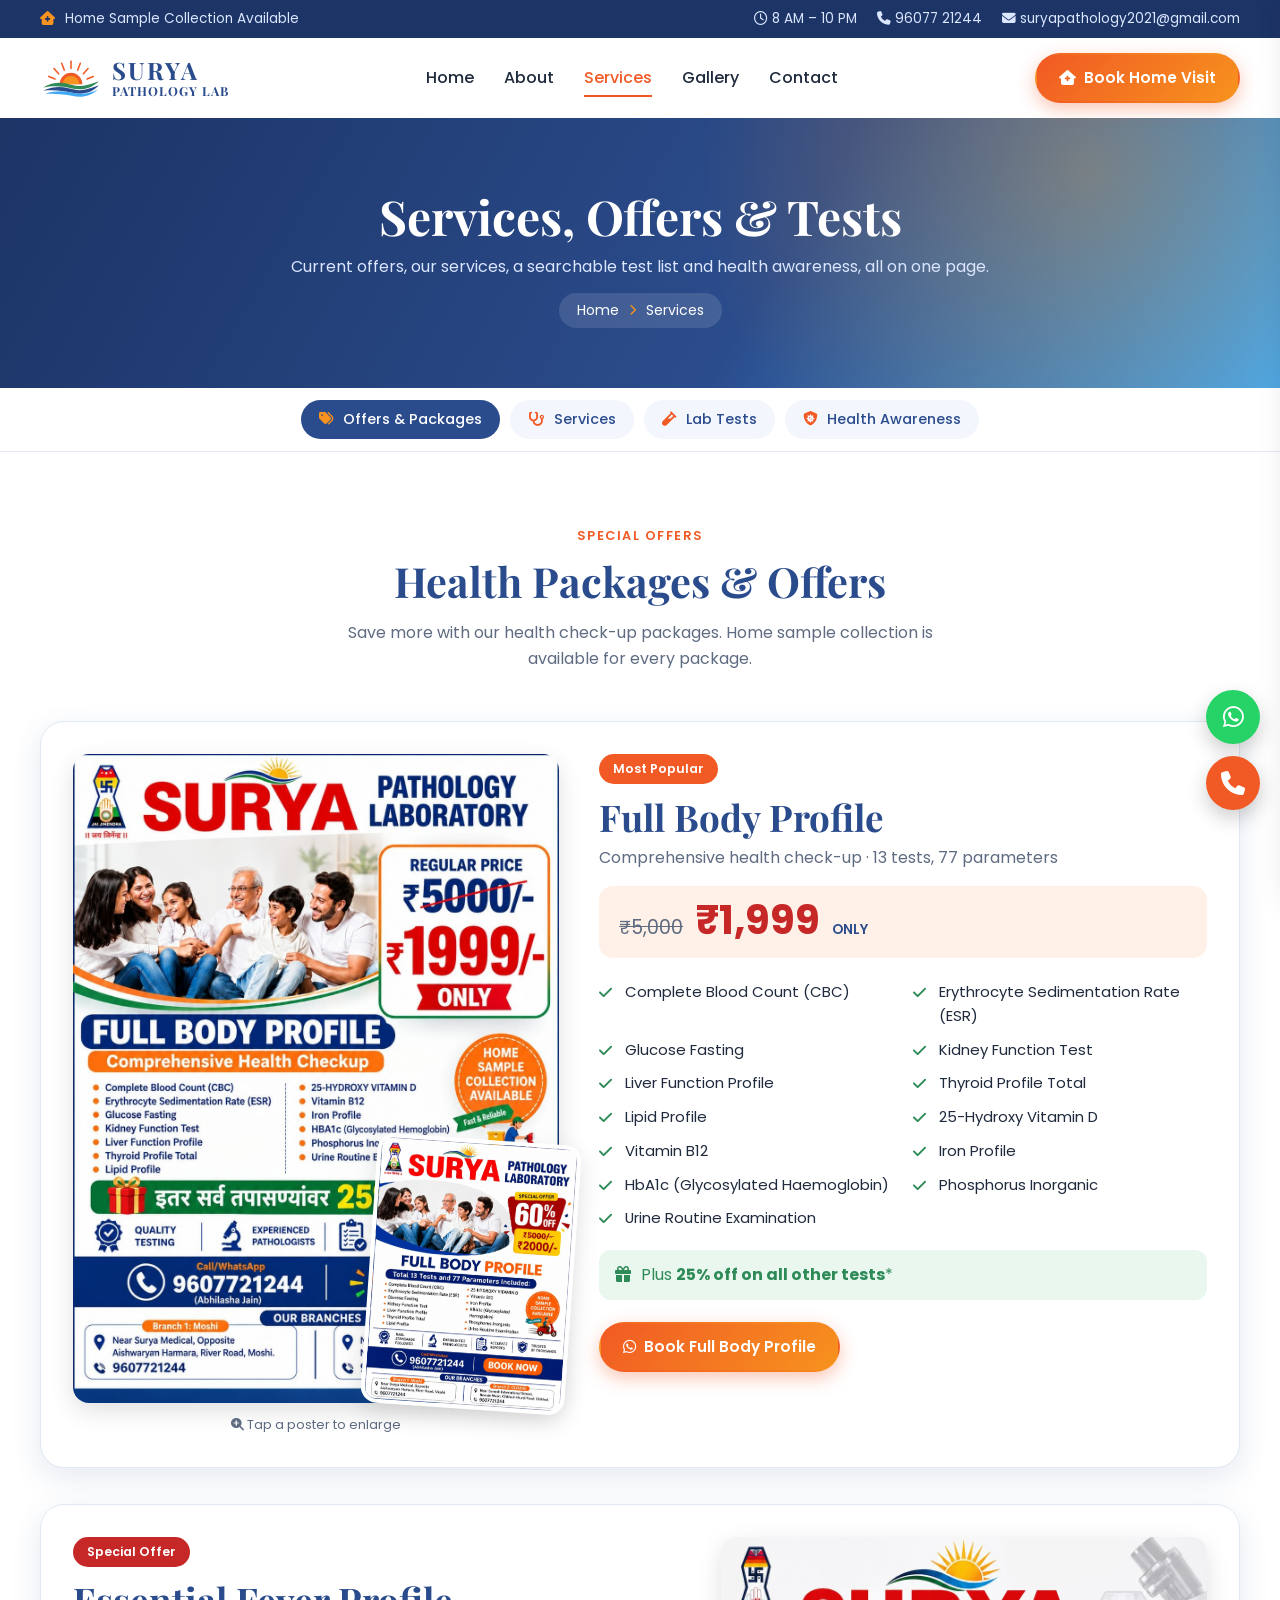
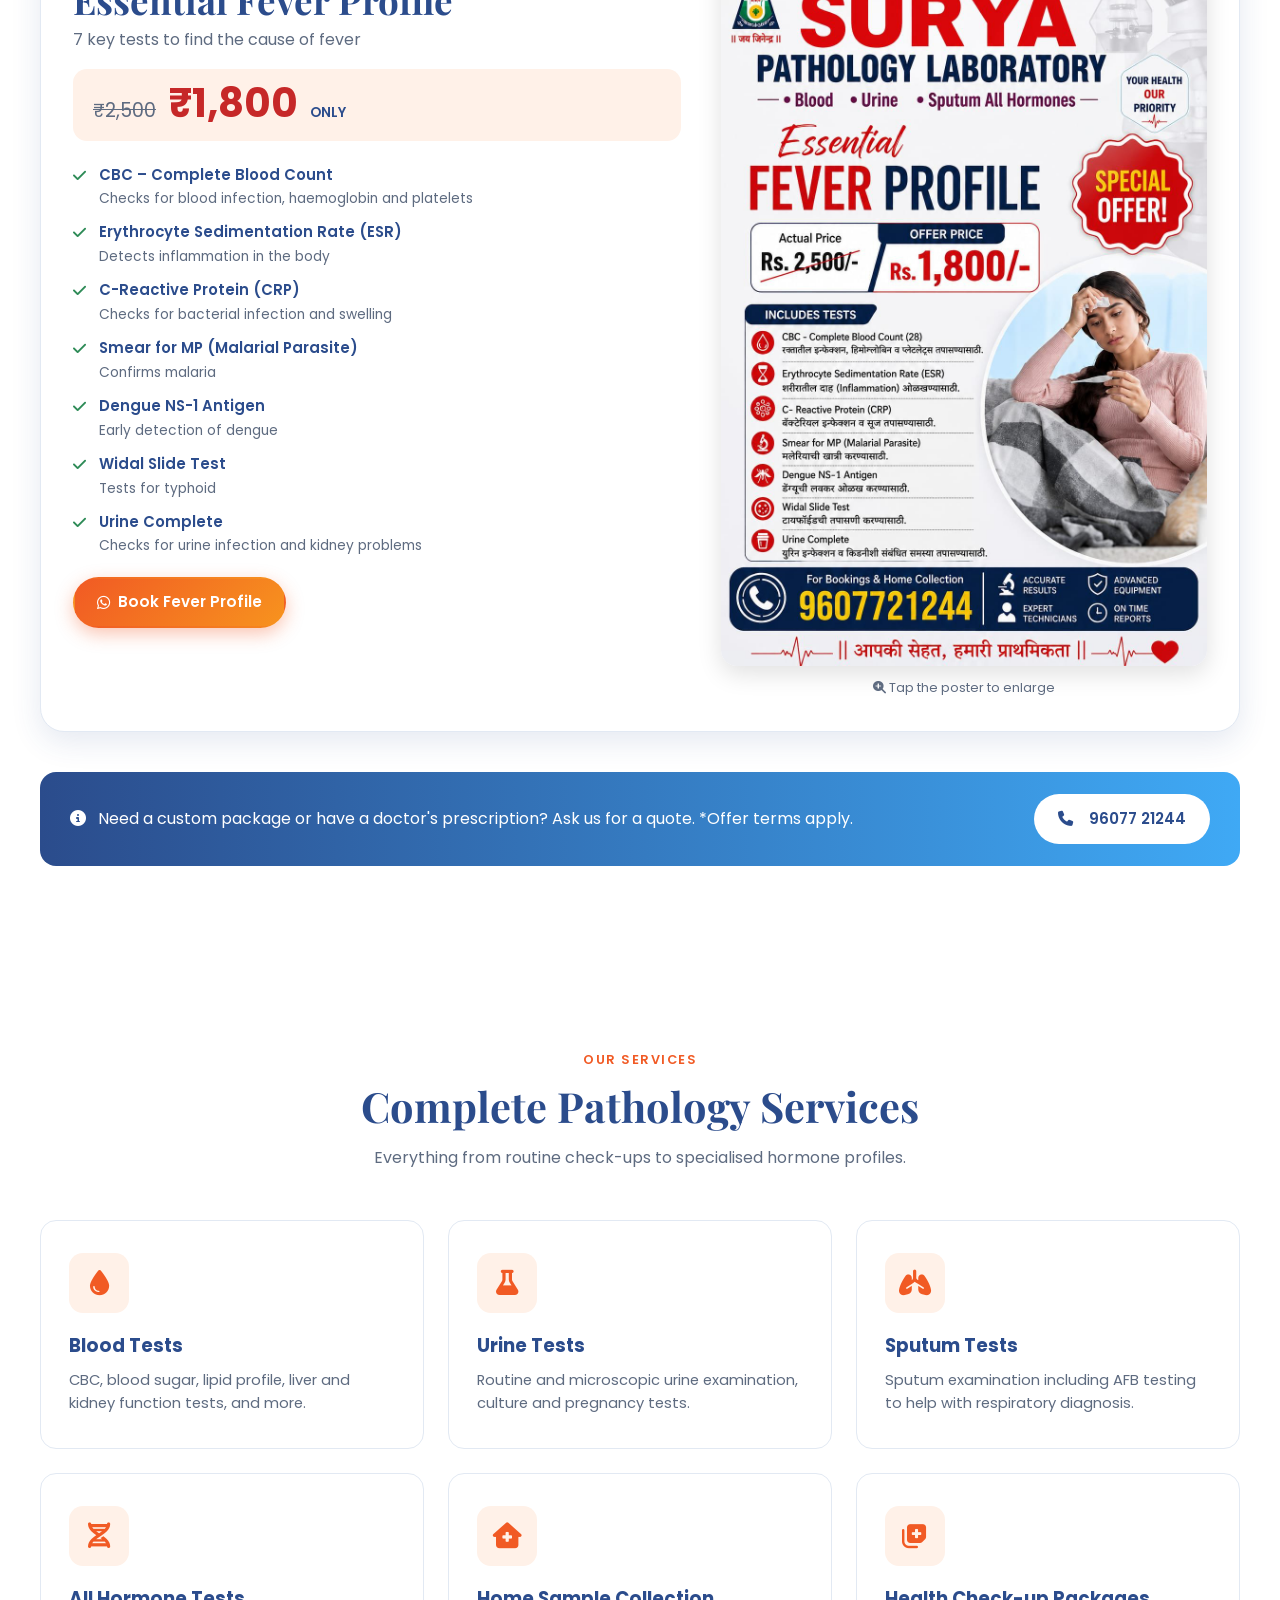
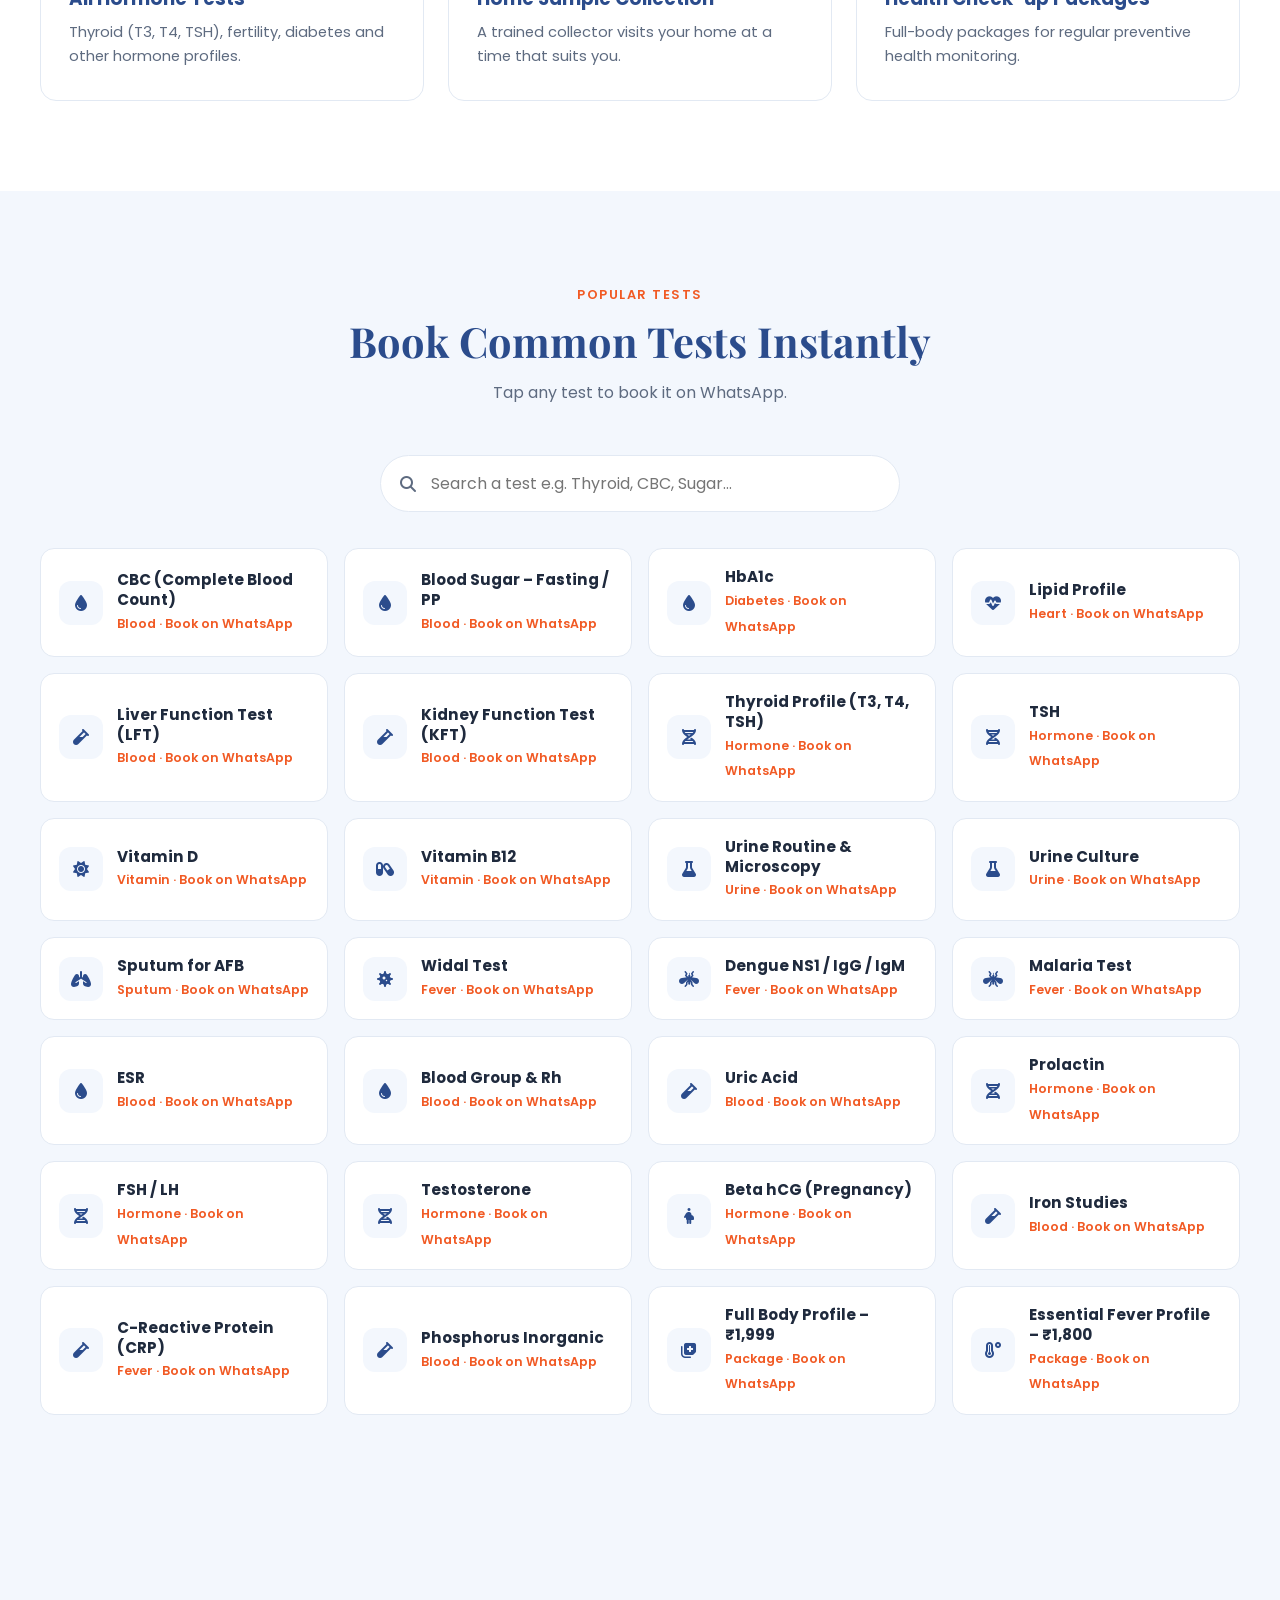
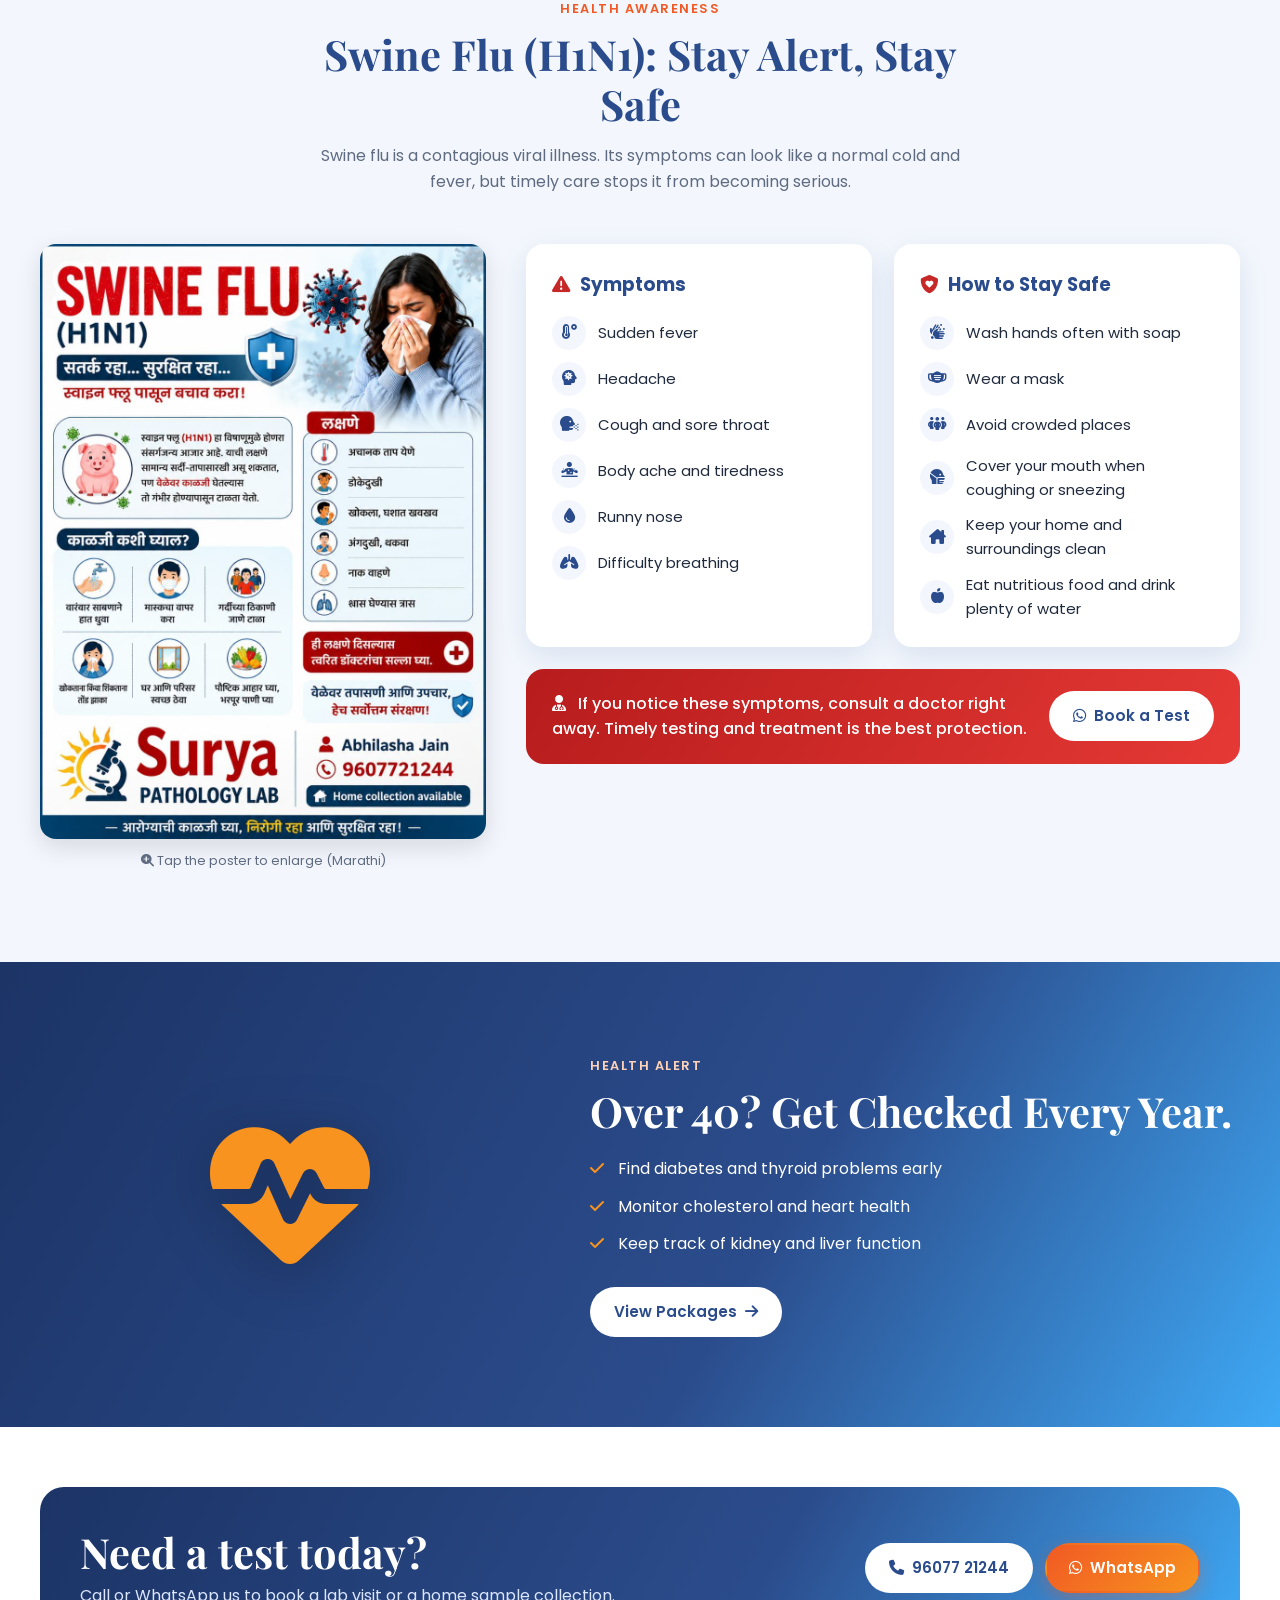
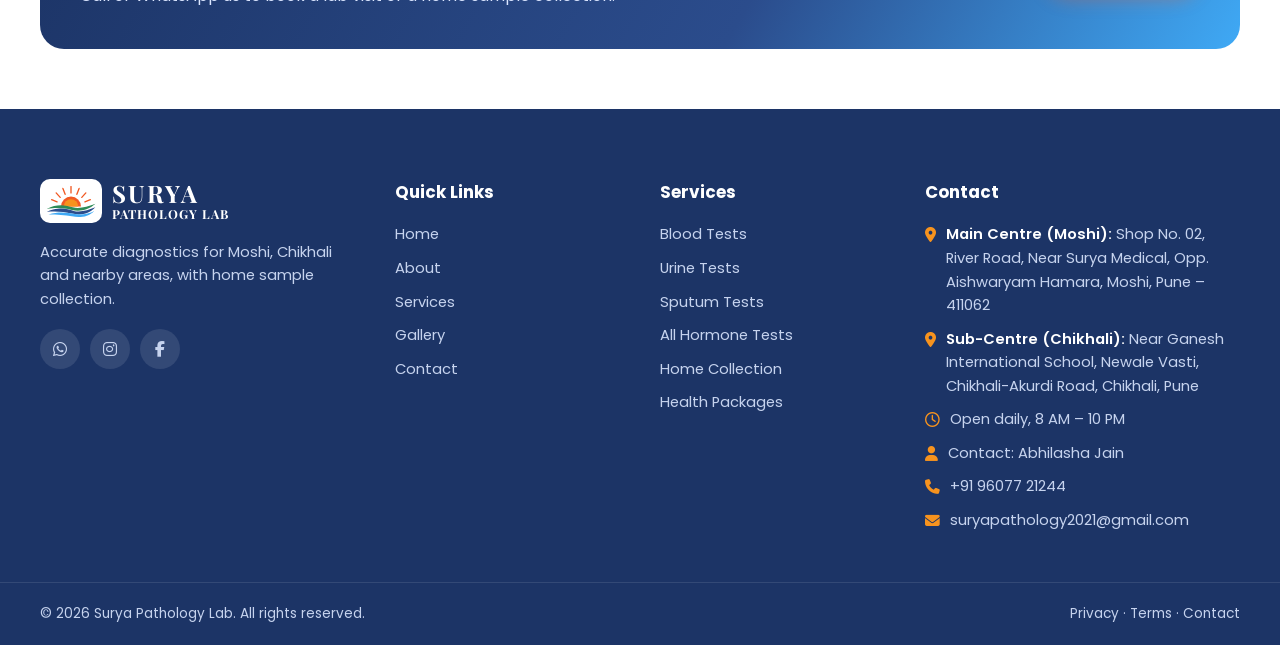
<file: services.html>
<!DOCTYPE html>
<html lang="en">
<head>
  <meta charset="UTF-8" />
  <meta name="viewport" content="width=device-width, initial-scale=1.0" />
  <title>Services, Tests & Packages | Surya Pathology Lab, Moshi</title>
  <meta name="description" content="Full Body Profile at Rs. 1999 and Essential Fever Profile at Rs. 1800. Blood, urine, sputum and hormone tests with home sample collection at Surya Pathology Lab, Moshi and Chikhali." />
  <link rel="icon" href="assets/logo.svg" type="image/svg+xml" />
  <link rel="preconnect" href="https://fonts.googleapis.com" />
  <link rel="preconnect" href="https://fonts.gstatic.com" crossorigin />
  <link href="https://fonts.googleapis.com/css2?family=Poppins:wght@400;500;600;700&family=Playfair+Display:wght@700;800&display=swap" rel="stylesheet" />
  <link rel="stylesheet" href="https://cdnjs.cloudflare.com/ajax/libs/font-awesome/6.5.1/css/all.min.css" />
  <link rel="stylesheet" href="style.css" />
</head>
<body id="top">

  <!-- ===== TOP BAR ===== -->
  <div class="topbar">
    <div class="container topbar-inner">
      <div class="ticker">
        <span class="ticker-item active"><i class="fa-solid fa-house-medical"></i> Home Sample Collection Available</span>
        <span class="ticker-item"><i class="fa-solid fa-file-medical"></i> Reports on WhatsApp &amp; Email</span>
        <span class="ticker-item"><i class="fa-solid fa-vial"></i> Blood · Urine · Sputum · All Hormones</span>
        <span class="ticker-item"><i class="fa-solid fa-user-doctor"></i> Trained &amp; Hygienic Sample Collection</span>
        <span class="ticker-item"><i class="fa-solid fa-location-dot"></i> 2 Branches: Moshi &amp; Chikhali</span>
        <span class="ticker-item"><i class="fa-solid fa-tags"></i> Offer: Full Body Profile at ₹1,999 · Fever Profile at ₹1,800</span>
      </div>
      <div class="topbar-right">
        <span class="hide-sm"><i class="fa-regular fa-clock"></i> 8 AM – 10 PM</span>
        <a href="tel:+919607721244"><i class="fa-solid fa-phone"></i> 96077 21244</a>
        <a href="mailto:suryapathology2021@gmail.com" class="hide-sm"><i class="fa-solid fa-envelope"></i> suryapathology2021@gmail.com</a>
      </div>
    </div>
  </div>
  <!-- ===== HEADER ===== -->
  <header class="header" id="header">
    <div class="container header-inner">
      <a href="index.html" class="brand">
        <img src="assets/logo.svg" alt="Surya Pathology Lab logo" />
        <div class="brand-text">
          <strong>SURYA</strong>
          <span>PATHOLOGY LAB</span>
        </div>
      </a>
      <nav class="nav" id="nav">
        <a href="index.html">Home</a>
        <a href="about.html">About</a>
        <a href="services.html" class="active">Services</a>
        <a href="gallery.html">Gallery</a>
        <a href="contact.html">Contact</a>
      </nav>
      <div class="header-cta">
        <a href="https://wa.me/919607721244?text=Hello%20Surya%20Pathology%20Lab%2C%20I%20want%20to%20book%20a%20home%20visit." target="_blank" rel="noopener" class="btn btn-primary"><i class="fa-solid fa-house-medical"></i> Book Home Visit</a>
        <button class="menu-toggle" id="menuToggle" aria-label="Open menu"><i class="fa-solid fa-bars"></i></button>
      </div>
    </div>
  </header>

  <!-- Mobile menu -->
  <div class="mobile-menu" id="mobileMenu">
    <button class="mobile-close" id="mobileClose" aria-label="Close menu"><i class="fa-solid fa-xmark"></i></button>
    <a href="index.html">Home</a>
    <a href="about.html">About</a>
    <a href="services.html" class="active">Services</a>
    <a href="gallery.html">Gallery</a>
    <a href="contact.html">Contact</a>
    <div class="mobile-actions">
      <a href="tel:+919607721244" class="btn btn-outline"><i class="fa-solid fa-phone"></i> Call Now</a>
      <a href="https://wa.me/919607721244" target="_blank" rel="noopener" class="btn btn-primary"><i class="fa-brands fa-whatsapp"></i> WhatsApp</a>
    </div>
  </div>
  <div class="overlay" id="overlay"></div>
  <!-- ===== PAGE BANNER ===== -->
  <section class="page-banner">
    <div class="container">
      <h1>Services, Offers &amp; Tests</h1>
      <p>Current offers, our services, a searchable test list and health awareness, all on one page.</p>
      <nav class="crumbs"><a href="index.html">Home</a> <i class="fa-solid fa-chevron-right"></i> <span>Services</span></nav>
    </div>
  </section>

  <!-- ===== SUBNAV ===== -->

  <div class="subnav">
    <div class="container subnav-inner">
      <a href="#packages"><i class="fa-solid fa-tags"></i> Offers &amp; Packages</a>
      <a href="#services"><i class="fa-solid fa-stethoscope"></i> Services</a>
      <a href="#tests"><i class="fa-solid fa-vial"></i> Lab Tests</a>
      <a href="#awareness"><i class="fa-solid fa-shield-virus"></i> Health Awareness</a>
    </div>
  </div>

  <!-- ===== PACKAGES ===== -->
  <section class="packages" id="packages">
    <div class="container">
      <div class="section-head reveal">
        <span class="eyebrow">Special Offers</span>
        <h2>Health Packages &amp; Offers</h2>
        <p>Save more with our health check-up packages. Home sample collection is available for every package.</p>
      </div>

      <article class="offer-card reveal">
        <div class="offer-posters">
          <img src="assets/offers/full-body-profile-1999.jpg" alt="Full Body Profile poster: regular price 5000 rupees, offer price 1999 rupees" data-zoom loading="lazy" />
          <img src="assets/offers/full-body-profile-2000.jpg" alt="Full Body Profile poster: 60 percent off, 13 tests and 77 parameters" data-zoom loading="lazy" class="thumb" />
          <small><i class="fa-solid fa-magnifying-glass-plus"></i> Tap a poster to enlarge</small>
        </div>
        <div class="offer-body">
          <span class="offer-badge">Most Popular</span>
          <h3>Full Body Profile</h3>
          <p class="offer-sub">Comprehensive health check-up · 13 tests, 77 parameters</p>
          <div class="offer-price"><s>₹5,000</s><strong>₹1,999</strong><span>only</span></div>
          <ul class="offer-list cols"><li>Complete Blood Count (CBC)</li><li>Erythrocyte Sedimentation Rate (ESR)</li><li>Glucose Fasting</li><li>Kidney Function Test</li><li>Liver Function Profile</li><li>Thyroid Profile Total</li><li>Lipid Profile</li><li>25-Hydroxy Vitamin D</li><li>Vitamin B12</li><li>Iron Profile</li><li>HbA1c (Glycosylated Haemoglobin)</li><li>Phosphorus Inorganic</li><li>Urine Routine Examination</li></ul>
          <p class="offer-note"><i class="fa-solid fa-gift"></i> Plus <strong>25% off on all other tests</strong>*</p>
          <a href="https://wa.me/919607721244?text=Hello%20Surya%20Pathology%20Lab%2C%20I%20want%20to%20book%20the%20Full%20Body%20Profile%20%28Rs.%201999%29." target="_blank" rel="noopener" class="btn btn-primary"><i class="fa-brands fa-whatsapp"></i> Book Full Body Profile</a>
        </div>
      </article>

      <article class="offer-card reverse reveal">
        <div class="offer-posters">
          <img src="assets/offers/fever-profile.jpg" alt="Essential Fever Profile poster: actual price 2500 rupees, offer price 1800 rupees" data-zoom loading="lazy" />
          <small><i class="fa-solid fa-magnifying-glass-plus"></i> Tap the poster to enlarge</small>
        </div>
        <div class="offer-body">
          <span class="offer-badge red">Special Offer</span>
          <h3>Essential Fever Profile</h3>
          <p class="offer-sub">7 key tests to find the cause of fever</p>
          <div class="offer-price"><s>₹2,500</s><strong>₹1,800</strong><span>only</span></div>
          <ul class="offer-list detail"><li><strong>CBC – Complete Blood Count</strong><span>Checks for blood infection, haemoglobin and platelets</span></li><li><strong>Erythrocyte Sedimentation Rate (ESR)</strong><span>Detects inflammation in the body</span></li><li><strong>C-Reactive Protein (CRP)</strong><span>Checks for bacterial infection and swelling</span></li><li><strong>Smear for MP (Malarial Parasite)</strong><span>Confirms malaria</span></li><li><strong>Dengue NS-1 Antigen</strong><span>Early detection of dengue</span></li><li><strong>Widal Slide Test</strong><span>Tests for typhoid</span></li><li><strong>Urine Complete</strong><span>Checks for urine infection and kidney problems</span></li></ul>
          <a href="https://wa.me/919607721244?text=Hello%20Surya%20Pathology%20Lab%2C%20I%20want%20to%20book%20the%20Essential%20Fever%20Profile%20%28Rs.%201800%29." target="_blank" rel="noopener" class="btn btn-primary"><i class="fa-brands fa-whatsapp"></i> Book Fever Profile</a>
        </div>
      </article>

      <div class="pkg-strip reveal">
        <p><i class="fa-solid fa-circle-info"></i> Need a custom package or have a doctor's prescription? Ask us for a quote. *Offer terms apply.</p>
        <a href="tel:+919607721244" class="btn btn-light"><i class="fa-solid fa-phone"></i> 96077 21244</a>
      </div>
    </div>
  </section>
  <!-- ===== SERVICES ===== -->
  <section class="services" id="services">
    <div class="container">
      <div class="section-head reveal">
        <span class="eyebrow">Our Services</span>
        <h2>Complete Pathology Services</h2>
        <p>Everything from routine check-ups to specialised hormone profiles.</p>
      </div>
      <div class="grid-3">
        <div class="service-card reveal"><div class="icon"><i class="fa-solid fa-droplet"></i></div><h3>Blood Tests</h3><p>CBC, blood sugar, lipid profile, liver and kidney function tests, and more.</p></div>
        <div class="service-card reveal"><div class="icon"><i class="fa-solid fa-flask"></i></div><h3>Urine Tests</h3><p>Routine and microscopic urine examination, culture and pregnancy tests.</p></div>
        <div class="service-card reveal"><div class="icon"><i class="fa-solid fa-lungs"></i></div><h3>Sputum Tests</h3><p>Sputum examination including AFB testing to help with respiratory diagnosis.</p></div>
        <div class="service-card reveal"><div class="icon"><i class="fa-solid fa-dna"></i></div><h3>All Hormone Tests</h3><p>Thyroid (T3, T4, TSH), fertility, diabetes and other hormone profiles.</p></div>
        <div class="service-card reveal"><div class="icon"><i class="fa-solid fa-house-medical"></i></div><h3>Home Sample Collection</h3><p>A trained collector visits your home at a time that suits you.</p></div>
        <div class="service-card reveal"><div class="icon"><i class="fa-solid fa-notes-medical"></i></div><h3>Health Check-up Packages</h3><p>Full-body packages for regular preventive health monitoring.</p></div>
      </div>
    </div>
  </section>
  <!-- ===== TESTS ===== -->
  <section class="tests" id="tests">
    <div class="container">
      <div class="section-head reveal">
        <span class="eyebrow">Popular Tests</span>
        <h2>Book Common Tests Instantly</h2>
        <p>Tap any test to book it on WhatsApp.</p>
      </div>
      <div class="test-search reveal">
        <i class="fa-solid fa-magnifying-glass"></i>
        <input type="text" id="testSearch" placeholder="Search a test e.g. Thyroid, CBC, Sugar..." />
      </div>
      <div class="test-grid" id="testGrid"><!-- filled by script.js --></div>
    </div>
  </section>
  <!-- ===== HEALTH AWARENESS ===== -->
  <section class="awareness" id="awareness">
    <div class="container">
      <div class="section-head reveal">
        <span class="eyebrow">Health Awareness</span>
        <h2>Swine Flu (H1N1): Stay Alert, Stay Safe</h2>
        <p>Swine flu is a contagious viral illness. Its symptoms can look like a normal cold and fever, but timely care stops it from becoming serious.</p>
      </div>
      <div class="aware-inner">
        <div class="offer-posters reveal">
          <img src="assets/offers/swine-flu-awareness.jpg" alt="Swine flu (H1N1) awareness poster in Marathi with symptoms and precautions" data-zoom loading="lazy" />
          <small><i class="fa-solid fa-magnifying-glass-plus"></i> Tap the poster to enlarge (Marathi)</small>
        </div>
        <div class="aware-cols">
          <div class="aware-box reveal">
            <h3><i class="fa-solid fa-triangle-exclamation"></i> Symptoms</h3>
            <ul>
              <li><i class="fa-solid fa-temperature-high"></i> Sudden fever</li>
              <li><i class="fa-solid fa-head-side-virus"></i> Headache</li>
              <li><i class="fa-solid fa-head-side-cough"></i> Cough and sore throat</li>
              <li><i class="fa-solid fa-person-dots-from-line"></i> Body ache and tiredness</li>
              <li><i class="fa-solid fa-droplet"></i> Runny nose</li>
              <li><i class="fa-solid fa-lungs"></i> Difficulty breathing</li>
            </ul>
          </div>
          <div class="aware-box reveal">
            <h3><i class="fa-solid fa-shield-heart"></i> How to Stay Safe</h3>
            <ul>
              <li><i class="fa-solid fa-hands-bubbles"></i> Wash hands often with soap</li>
              <li><i class="fa-solid fa-mask-face"></i> Wear a mask</li>
              <li><i class="fa-solid fa-people-group"></i> Avoid crowded places</li>
              <li><i class="fa-solid fa-head-side-mask"></i> Cover your mouth when coughing or sneezing</li>
              <li><i class="fa-solid fa-house-chimney"></i> Keep your home and surroundings clean</li>
              <li><i class="fa-solid fa-apple-whole"></i> Eat nutritious food and drink plenty of water</li>
            </ul>
          </div>
          <div class="aware-cta reveal">
            <p><i class="fa-solid fa-user-doctor"></i> If you notice these symptoms, consult a doctor right away. Timely testing and treatment is the best protection.</p>
            <a href="https://wa.me/919607721244?text=Hello%20Surya%20Pathology%20Lab%2C%20I%20have%20fever%20symptoms%20and%20want%20to%20book%20a%20test." target="_blank" rel="noopener" class="btn btn-light"><i class="fa-brands fa-whatsapp"></i> Book a Test</a>
          </div>
        </div>
      </div>
    </div>
  </section>
  <!-- ===== PREVENTIVE ALERT ===== -->
  <section class="alert-sec">
    <div class="container alert-inner">
      <div class="alert-art reveal"><i class="fa-solid fa-heart-pulse"></i></div>
      <div class="alert-text reveal">
        <span class="eyebrow light">Health Alert</span>
        <h2>Over 40? Get Checked Every Year.</h2>
        <ul>
          <li><i class="fa-solid fa-check"></i> Find diabetes and thyroid problems early</li>
          <li><i class="fa-solid fa-check"></i> Monitor cholesterol and heart health</li>
          <li><i class="fa-solid fa-check"></i> Keep track of kidney and liver function</li>
        </ul>
        <a href="services.html#packages" class="btn btn-light">View Packages <i class="fa-solid fa-arrow-right"></i></a>
      </div>
    </div>
  </section>
  <!-- ===== CTA ===== -->

  <section class="cta-band">
    <div class="container cta-inner">
      <div>
        <h2>Need a test today?</h2>
        <p>Call or WhatsApp us to book a lab visit or a home sample collection.</p>
      </div>
      <div class="cta-btns">
        <a href="tel:+919607721244" class="btn btn-light"><i class="fa-solid fa-phone"></i> 96077 21244</a>
        <a href="https://wa.me/919607721244" target="_blank" rel="noopener" class="btn btn-primary"><i class="fa-brands fa-whatsapp"></i> WhatsApp</a>
      </div>
    </div>
  </section>


  <div class="lightbox" id="lightbox">
    <button class="lb-close" id="lbClose" aria-label="Close"><i class="fa-solid fa-xmark"></i></button>
    <img id="lbImg" alt="" />
    <p id="lbCap"></p>
  </div>

  <!-- ===== FOOTER ===== -->
  <footer class="footer">
    <div class="container footer-grid">
      <div class="f-brand">
        <a href="index.html" class="brand light">
          <img src="assets/logo.svg" alt="Surya Pathology Lab logo" />
          <div class="brand-text"><strong>SURYA</strong><span>PATHOLOGY LAB</span></div>
        </a>
        <p>Accurate diagnostics for Moshi, Chikhali and nearby areas, with home sample collection.</p>
        <div class="socials">
          <a href="https://wa.me/919607721244" target="_blank" rel="noopener" aria-label="WhatsApp"><i class="fa-brands fa-whatsapp"></i></a>
          <a href="#" aria-label="Instagram"><i class="fa-brands fa-instagram"></i></a>
          <a href="#" aria-label="Facebook"><i class="fa-brands fa-facebook-f"></i></a>
        </div>
      </div>
      <div>
        <h4>Quick Links</h4>
        <ul><li><a href="index.html">Home</a></li><li><a href="about.html">About</a></li><li><a href="services.html">Services</a></li><li><a href="gallery.html">Gallery</a></li><li><a href="contact.html">Contact</a></li></ul>
      </div>
      <div>
        <h4>Services</h4>
        <ul><li>Blood Tests</li><li>Urine Tests</li><li>Sputum Tests</li><li>All Hormone Tests</li><li>Home Collection</li><li>Health Packages</li></ul>
      </div>
      <div>
        <h4>Contact</h4>
        <ul class="f-contact">
          <li><i class="fa-solid fa-location-dot"></i> <span><strong>Main Centre (Moshi):</strong> Shop No. 02, River Road, Near Surya Medical, Opp. Aishwaryam Hamara, Moshi, Pune – 411062</span></li>
          <li><i class="fa-solid fa-location-dot"></i> <span><strong>Sub-Centre (Chikhali):</strong> Near Ganesh International School, Newale Vasti, Chikhali-Akurdi Road, Chikhali, Pune</span></li>
          <li><i class="fa-regular fa-clock"></i> Open daily, 8 AM – 10 PM</li>
          <li><i class="fa-solid fa-user"></i> Contact: Abhilasha Jain</li>
          <li><i class="fa-solid fa-phone"></i> <a href="tel:+919607721244">+91 96077 21244</a></li>
          <li><i class="fa-solid fa-envelope"></i> <a href="mailto:suryapathology2021@gmail.com">suryapathology2021@gmail.com</a></li>
        </ul>
      </div>
    </div>
    <div class="footer-bottom">
      <div class="container fb-inner">
        <p>© <span id="year"></span> Surya Pathology Lab. All rights reserved.</p>
        <p><a href="#">Privacy</a> · <a href="#">Terms</a> · <a href="contact.html">Contact</a></p>
      </div>
    </div>
  </footer>
  <!-- ===== FLOATING BUTTONS ===== -->
  <div class="floating">
    <a href="https://wa.me/919607721244" target="_blank" rel="noopener" class="fl-wa" aria-label="WhatsApp"><i class="fa-brands fa-whatsapp"></i></a>
    <a href="tel:+919607721244" class="fl-call" aria-label="Call"><i class="fa-solid fa-phone"></i></a>
  </div>
  <a href="#top" class="to-top" id="toTop" aria-label="Back to top"><i class="fa-solid fa-arrow-up"></i></a>

  <!-- Mobile bottom bar -->
  <div class="bottom-bar">
    <a href="tel:+919607721244"><i class="fa-solid fa-phone"></i> Call</a>
    <a href="https://wa.me/919607721244" target="_blank" rel="noopener"><i class="fa-brands fa-whatsapp"></i> WhatsApp</a>
    <a href="contact.html"><i class="fa-solid fa-calendar-check"></i> Book</a>
  </div>

  <script src="script.js"></script>
</body>
</html>
</file>
<file: suryapathlab_website/style.css>
/* ===== Surya Pathology Lab – colours taken from the visiting card ===== */
:root {
  --blue: #2b4c8c;
  --blue-dark: #1c3466;
  --sky: #3fa9f5;
  --orange: #f15a24;
  --orange-2: #f7931e;
  --green: #2e8b57;
  --bg: #ffffff;
  --bg-soft: #f3f7fd;
  --text: #1f2a3d;
  --muted: #5e6b80;
  --border: #e2e9f3;
  --radius: 16px;
  --shadow: 0 10px 30px rgba(43, 76, 140, 0.12);
}

* { margin: 0; padding: 0; box-sizing: border-box; }
html { scroll-behavior: smooth; scroll-padding-top: 90px; }
body { font-family: "Poppins", sans-serif; color: var(--text); background: var(--bg); line-height: 1.6; overflow-x: hidden; }
img { max-width: 100%; display: block; }
a { color: inherit; text-decoration: none; }
ul { list-style: none; }
.container { width: min(1200px, 100% - 32px); margin-inline: auto; }
section { padding: 90px 0; }
.hidden { display: none !important; }

/* ===== Buttons ===== */
.btn { display: inline-flex; align-items: center; justify-content: center; gap: 8px; padding: 11px 22px; border-radius: 50px; font-weight: 600; font-size: .95rem; border: 2px solid transparent; cursor: pointer; transition: .25s; font-family: inherit; }
.btn-lg { padding: 14px 28px; font-size: 1rem; }
.btn-primary { background: linear-gradient(135deg, var(--orange), var(--orange-2)); color: #fff; box-shadow: 0 6px 18px rgba(241, 90, 36, .35); }
.btn-primary:hover { transform: translateY(-2px); box-shadow: 0 10px 24px rgba(241, 90, 36, .45); }
.btn-outline { border-color: var(--blue); color: var(--blue); background: transparent; }
.btn-outline:hover { background: var(--blue); color: #fff; }
.btn-light { background: #fff; color: var(--blue); }
.btn-light:hover { background: var(--orange); color: #fff; }

/* ===== Headings ===== */
.eyebrow { display: inline-flex; align-items: center; gap: 6px; color: var(--orange); font-weight: 600; text-transform: uppercase; letter-spacing: 1.5px; font-size: .8rem; margin-bottom: 10px; }
.eyebrow.light { color: #ffd2b8; }
h1, h2 { font-family: "Playfair Display", serif; color: var(--blue); line-height: 1.2; }
h2 { font-size: clamp(1.8rem, 3.5vw, 2.6rem); margin-bottom: 14px; }
.section-head { text-align: center; max-width: 640px; margin: 0 auto 50px; }
.section-head.left { text-align: left; margin: 0 0 30px; }
.section-head p { color: var(--muted); }

/* ===== Top bar ===== */
.topbar { background: var(--blue-dark); color: #dbe6ff; font-size: .85rem; padding: 8px 0; }
.topbar-inner { display: flex; justify-content: space-between; align-items: center; gap: 16px; }
.ticker { position: relative; height: 22px; flex: 1; overflow: hidden; }
.ticker-item { position: absolute; inset: 0; opacity: 0; transform: translateY(100%); transition: .5s; white-space: nowrap; }
.ticker-item.active { opacity: 1; transform: translateY(0); }
.ticker-item i { color: var(--orange-2); margin-right: 6px; }
.topbar-right { display: flex; gap: 20px; }
.topbar-right a:hover { color: #fff; }

/* ===== Header ===== */
.header { position: sticky; top: 0; z-index: 100; background: rgba(255,255,255,.96); backdrop-filter: blur(8px); transition: .3s; }
.header.scrolled { box-shadow: 0 4px 20px rgba(0,0,0,.08); }
.header-inner { display: flex; align-items: center; justify-content: space-between; height: 80px; gap: 20px; }
.brand { display: flex; align-items: center; gap: 10px; }
.brand img { width: 62px; }
.brand-text { display: flex; flex-direction: column; line-height: 1; font-family: "Playfair Display", serif; color: var(--blue); }
.brand-text strong { font-size: 1.5rem; letter-spacing: 2px; }
.brand-text span { font-size: .78rem; font-weight: 700; letter-spacing: 1px; margin-top: 3px; }
.brand.light .brand-text { color: #fff; }
.nav { display: flex; gap: 30px; }
.nav a { font-weight: 500; position: relative; padding: 4px 0; }
.nav a::after { content: ""; position: absolute; left: 0; bottom: -2px; width: 0; height: 2px; background: var(--orange); transition: .3s; }
.nav a:hover, .nav a.active { color: var(--orange); }
.nav a:hover::after, .nav a.active::after { width: 100%; }
.header-cta { display: flex; align-items: center; gap: 12px; }
.menu-toggle { display: none; background: var(--bg-soft); border: 0; width: 44px; height: 44px; border-radius: 10px; font-size: 1.2rem; color: var(--blue); cursor: pointer; }

/* Mobile menu */
.mobile-menu { position: fixed; top: 0; right: -320px; width: 300px; height: 100%; background: #fff; z-index: 300; padding: 70px 28px 28px; display: flex; flex-direction: column; gap: 6px; transition: .35s; box-shadow: -10px 0 30px rgba(0,0,0,.15); }
.mobile-menu.open { right: 0; }
.mobile-menu > a { padding: 12px 0; border-bottom: 1px solid var(--border); font-weight: 500; }
.mobile-close { position: absolute; top: 18px; right: 18px; background: none; border: 0; font-size: 1.5rem; color: var(--blue); cursor: pointer; }
.mobile-actions { display: grid; gap: 10px; margin-top: 20px; }
.overlay { position: fixed; inset: 0; background: rgba(0,0,0,.4); z-index: 250; opacity: 0; pointer-events: none; transition: .3s; }
.overlay.show { opacity: 1; pointer-events: auto; }

/* ===== Hero ===== */
.hero { position: relative; background: radial-gradient(circle at 85% 20%, #fff1e8 0, transparent 40%), linear-gradient(180deg, #eef4ff, #f8fbff); padding: 80px 0 140px; }
.hero-inner { display: grid; grid-template-columns: 1.1fr 1fr; gap: 50px; align-items: center; }
.hero h1 { font-size: clamp(2.3rem, 5vw, 3.8rem); margin-bottom: 18px; }
.hero h1 span { color: var(--orange); }
.hero-text > p { color: var(--muted); font-size: 1.08rem; max-width: 540px; margin-bottom: 30px; }
.hero-btns { display: flex; flex-wrap: wrap; gap: 14px; margin-bottom: 40px; }
.hero-stats { display: grid; grid-template-columns: repeat(4, 1fr); gap: 14px; }
.hero-stats div { background: #fff; border-radius: 12px; padding: 14px 10px; text-align: center; box-shadow: var(--shadow); }
.hero-stats strong { display: block; color: var(--blue); font-size: 1.3rem; }
.hero-stats span { font-size: .78rem; color: var(--muted); }

.hero-visual { position: relative; display: flex; justify-content: center; }
.hero-card { position: relative; width: min(420px, 100%); background: #fffdf8; border-radius: 20px; padding: 36px 28px 70px; text-align: center; box-shadow: 0 25px 50px rgba(43, 76, 140, .2); overflow: hidden; transform: rotate(-3deg); }
.hero-logo { width: 130px; margin: 0 auto 6px; }
.hero-card h3 { font-family: "Playfair Display", serif; font-size: 3rem; color: var(--blue); letter-spacing: 3px; line-height: 1; }
.hero-card p { font-family: "Playfair Display", serif; font-weight: 800; color: var(--blue); font-size: 1.4rem; margin-bottom: 18px; }
.chips { display: flex; flex-wrap: wrap; justify-content: center; gap: 6px; }
.chips li { font-size: .78rem; font-weight: 600; padding: 4px 12px; border-radius: 30px; background: var(--bg-soft); color: var(--blue); }
.hero-card-wave { position: absolute; left: 0; right: 0; bottom: 0; padding: 26px 20px 12px; color: #fff; font-size: .8rem; font-weight: 700; letter-spacing: 1px; text-align: left; background: linear-gradient(100deg, var(--blue) 50%, var(--sky)); clip-path: ellipse(90% 100% at 30% 100%); }
.float-badge { position: absolute; background: #fff; padding: 10px 16px; border-radius: 40px; font-weight: 600; font-size: .85rem; color: var(--blue); box-shadow: var(--shadow); animation: float 4s ease-in-out infinite; }
.float-badge i { color: var(--orange); margin-right: 6px; }
.fb-1 { top: 10%; left: -10px; }
.fb-2 { bottom: 10%; right: -10px; animation-delay: 2s; }
@keyframes float { 50% { transform: translateY(-12px); } }
.hero-wave { position: absolute; bottom: -1px; left: 0; width: 100%; height: 100px; fill: #fff; }

/* ===== Inner page banner ===== */
.page-banner { position: relative; padding: 70px 0 60px; text-align: center; color: #fff; background: radial-gradient(circle at 85% 20%, rgba(247,147,30,.35) 0, transparent 35%), linear-gradient(120deg, var(--blue-dark), var(--blue) 60%, var(--sky)); }
.page-banner h1 { color: #fff; font-size: clamp(2rem, 5vw, 3rem); margin-bottom: 8px; }
.page-banner p { color: #dbe6ff; margin-bottom: 14px; }
.crumbs { display: inline-flex; align-items: center; gap: 10px; padding: 6px 18px; border-radius: 30px; background: rgba(255,255,255,.12); font-size: .88rem; }
.crumbs i { font-size: .7rem; color: var(--orange-2); }
.crumbs a:hover { color: var(--orange-2); }
.page-banner + section { padding-top: 70px; }

/* ===== Services page sub-nav ===== */
.subnav { position: sticky; top: 80px; z-index: 90; background: #fff; border-bottom: 1px solid var(--border); }
.subnav-inner { display: flex; justify-content: center; gap: 10px; padding: 12px 0; overflow-x: auto; }
.subnav a { flex-shrink: 0; padding: 8px 18px; border-radius: 30px; background: var(--bg-soft); font-weight: 500; font-size: .9rem; color: var(--blue); transition: .25s; }
.subnav a i { color: var(--orange); margin-right: 6px; }
.subnav a:hover, .subnav a.active { background: var(--blue); color: #fff; }
.subnav a:hover i, .subnav a.active i { color: var(--orange-2); }
.page-banner + .subnav + section { padding-top: 70px; }

/* ===== Gallery ===== */
.g-filters { display: flex; justify-content: center; flex-wrap: wrap; gap: 10px; margin-bottom: 36px; }
.g-filters button { padding: 9px 20px; border-radius: 30px; border: 1px solid var(--border); background: #fff; font-family: inherit; font-weight: 500; color: var(--blue); cursor: pointer; transition: .25s; }
.g-filters button:hover, .g-filters button.active { background: var(--orange); border-color: var(--orange); color: #fff; }
.g-grid { display: grid; grid-template-columns: repeat(3, 1fr); gap: 20px; }
.g-item { position: relative; aspect-ratio: 4 / 3; border-radius: 18px; overflow: hidden; cursor: zoom-in; background: var(--bg-soft); box-shadow: var(--shadow); }
.g-item.hide { display: none; }
.g-item img { width: 100%; height: 100%; object-fit: cover; transition: transform .5s; }
.g-item:hover img { transform: scale(1.06); }
.g-item[data-cat="camp"] img { object-position: center 40%; }
.g-item.poster { background: #fff; }
.g-item.poster img { object-fit: contain; }
.g-item.poster figcaption { display: none; }
.g-ph { display: none; }
.g-item.ph { cursor: default; }
.g-item.ph img { display: none; }
.g-item.ph .g-ph { display: grid; place-items: center; width: 100%; height: 100%; background: linear-gradient(135deg, var(--blue), var(--sky)); }
.g-item.ph:nth-child(3n+2) .g-ph { background: linear-gradient(135deg, var(--orange), var(--orange-2)); }
.g-item.ph:nth-child(3n) .g-ph { background: linear-gradient(135deg, var(--blue-dark), var(--green)); }
.g-ph i { font-size: 4rem; color: rgba(255,255,255,.9); }
.g-item figcaption { position: absolute; left: 0; right: 0; bottom: 0; padding: 30px 18px 14px; color: #fff; font-weight: 600; background: linear-gradient(transparent, rgba(0,0,0,.6)); }
.lightbox { position: fixed; inset: 0; z-index: 400; background: rgba(10,20,40,.92); display: none; flex-direction: column; align-items: center; justify-content: center; gap: 14px; padding: 20px; }
.lightbox.open { display: flex; }
.lightbox img { max-width: 100%; max-height: 80vh; border-radius: 12px; }
.lightbox p { color: #fff; font-weight: 500; }
.lb-close { position: absolute; top: 18px; right: 22px; background: none; border: 0; color: #fff; font-size: 2rem; cursor: pointer; }

/* ===== CTA band ===== */
.cta-band { padding: 60px 0; }
.cta-inner { display: flex; justify-content: space-between; align-items: center; gap: 24px; flex-wrap: wrap; padding: 40px; border-radius: 24px; background: linear-gradient(120deg, var(--blue-dark), var(--blue) 60%, var(--sky)); color: #fff; }
.cta-inner h2 { color: #fff; margin-bottom: 6px; }
.cta-inner p { color: #dbe6ff; }
.cta-btns { display: flex; gap: 12px; flex-wrap: wrap; }

/* ===== Doorstep ===== */
.doorstep { padding-top: 40px; }
.service-chips { display: flex; flex-wrap: wrap; justify-content: center; gap: 12px; margin-bottom: 50px; }
.service-chips li { padding: 10px 20px; border-radius: 40px; border: 1px solid var(--border); background: var(--bg-soft); font-weight: 500; font-size: .92rem; }
.service-chips i { color: var(--orange); margin-right: 6px; }
.feature-row { display: grid; grid-template-columns: repeat(4, 1fr); gap: 22px; }
.feature-card { padding: 28px 22px; border-radius: var(--radius); background: #fff; border: 1px solid var(--border); text-align: center; transition: .3s; }
.feature-card:hover { transform: translateY(-6px); box-shadow: var(--shadow); border-color: transparent; }
.feature-card i { font-size: 1.8rem; color: #fff; width: 64px; height: 64px; display: grid; place-items: center; margin: 0 auto 16px; border-radius: 50%; background: linear-gradient(135deg, var(--blue), var(--sky)); }
.feature-card h4 { color: var(--blue); margin-bottom: 6px; }
.feature-card p { color: var(--muted); font-size: .9rem; }

/* ===== About ===== */
.about { background: var(--bg-soft); }
.about-inner { display: grid; grid-template-columns: 1fr 1.1fr; gap: 60px; align-items: center; }
.about-visual { position: relative; }
.about-art { aspect-ratio: 1 / 1; max-width: 460px; border-radius: 30px; background: linear-gradient(135deg, var(--blue), var(--sky)); display: grid; place-items: center; position: relative; overflow: hidden; }
.about-art::before { content: ""; position: absolute; width: 70%; height: 70%; border-radius: 50%; background: rgba(255,255,255,.08); top: -20%; right: -20%; }
.about-art i { font-size: 9rem; color: #fff; opacity: .9; }
.about-badge { position: absolute; bottom: -20px; right: 20px; background: linear-gradient(135deg, var(--orange), var(--orange-2)); color: #fff; padding: 18px 26px; border-radius: 18px; text-align: center; box-shadow: var(--shadow); }
.about-badge strong { display: block; font-size: .85rem; font-weight: 500; }
.about-badge span { font-size: 2rem; font-weight: 700; line-height: 1; }
.about-text > p { color: var(--muted); margin-bottom: 24px; }
.about-points { display: grid; gap: 16px; margin-bottom: 28px; }
.about-points > div { display: flex; gap: 14px; }
.about-points i { color: var(--green); font-size: 1.3rem; margin-top: 3px; }
.about-points h4 { color: var(--blue); }
.about-points p { color: var(--muted); font-size: .9rem; }

/* ===== Services ===== */
.grid-3 { display: grid; grid-template-columns: repeat(3, 1fr); gap: 24px; }
.grid-4 { display: grid; grid-template-columns: repeat(4, 1fr); gap: 22px; }
.service-card { padding: 32px 28px; border-radius: var(--radius); background: #fff; border: 1px solid var(--border); transition: .3s; position: relative; overflow: hidden; }
.service-card::after { content: ""; position: absolute; left: 0; bottom: 0; height: 4px; width: 0; background: linear-gradient(90deg, var(--orange), var(--sky)); transition: .4s; }
.service-card:hover { transform: translateY(-6px); box-shadow: var(--shadow); }
.service-card:hover::after { width: 100%; }
.service-card .icon { width: 60px; height: 60px; border-radius: 14px; display: grid; place-items: center; background: #fff1e8; color: var(--orange); font-size: 1.6rem; margin-bottom: 18px; }
.service-card h3 { color: var(--blue); margin-bottom: 8px; font-size: 1.15rem; }
.service-card p { color: var(--muted); font-size: .92rem; }

/* ===== Tests ===== */
.tests { background: var(--bg-soft); }
.test-search { max-width: 520px; margin: 0 auto 36px; position: relative; }
.test-search i { position: absolute; left: 20px; top: 50%; transform: translateY(-50%); color: var(--muted); }
.test-search input { width: 100%; padding: 15px 20px 15px 50px; border-radius: 50px; border: 1px solid var(--border); font-family: inherit; font-size: 1rem; outline: none; }
.test-search input:focus { border-color: var(--sky); box-shadow: 0 0 0 4px rgba(63,169,245,.15); }
.test-grid { display: grid; grid-template-columns: repeat(4, 1fr); gap: 16px; }
.test-card { background: #fff; border-radius: 14px; padding: 18px; display: flex; align-items: center; gap: 14px; border: 1px solid var(--border); transition: .25s; }
.test-card:hover { border-color: var(--orange); transform: translateY(-3px); box-shadow: var(--shadow); }
.test-card i.ti { width: 44px; height: 44px; flex-shrink: 0; border-radius: 12px; display: grid; place-items: center; background: var(--bg-soft); color: var(--blue); }
.test-card h4 { font-size: .95rem; color: var(--text); line-height: 1.3; }
.test-card small { color: var(--orange); font-weight: 600; font-size: .78rem; }
.test-empty { grid-column: 1 / -1; text-align: center; color: var(--muted); }

/* ===== Packages ===== */
.pkg-card { position: relative; padding: 34px 26px; border-radius: 20px; border: 1px solid var(--border); background: #fff; display: flex; flex-direction: column; transition: .3s; }
.pkg-card:hover { box-shadow: var(--shadow); transform: translateY(-6px); }
.pkg-card h3 { color: var(--blue); font-size: 1.25rem; }
.pkg-card .price { font-size: 2.2rem; font-weight: 700; color: var(--orange); margin: 8px 0 18px; }
.pkg-card ul { flex: 1; margin-bottom: 24px; display: grid; gap: 10px; }
.pkg-card li { font-size: .92rem; padding-left: 24px; position: relative; color: var(--muted); }
.pkg-card li::before { content: "\f00c"; font-family: "Font Awesome 6 Free"; font-weight: 900; position: absolute; left: 0; color: var(--green); }
.pkg-card.featured { background: linear-gradient(160deg, var(--blue), var(--blue-dark)); border: 0; transform: scale(1.04); }
.pkg-card.featured h3, .pkg-card.featured li { color: #fff; }
.pkg-card.featured .price { color: var(--orange-2); }
.pkg-card.featured li::before { color: var(--orange-2); }
.tag { position: absolute; top: -13px; left: 50%; transform: translateX(-50%); background: var(--orange); color: #fff; font-size: .75rem; font-weight: 600; padding: 4px 14px; border-radius: 30px; white-space: nowrap; }
.pkg-strip { margin-top: 40px; display: flex; justify-content: space-between; align-items: center; flex-wrap: wrap; gap: 16px; padding: 22px 30px; border-radius: 16px; background: linear-gradient(90deg, var(--blue), var(--sky)); color: #fff; }
.pkg-strip i { margin-right: 8px; }

/* ===== Offer cards (Services page) ===== */
.offer-card { display: grid; grid-template-columns: 1fr 1.25fr; gap: 40px; align-items: start; padding: 32px; margin-bottom: 36px; border-radius: 24px; background: #fff; border: 1px solid var(--border); box-shadow: var(--shadow); }
.offer-card.reverse { grid-template-columns: 1.25fr 1fr; }
.offer-card.reverse .offer-posters { order: 2; }
.offer-posters { display: grid; grid-template-columns: 1fr; gap: 12px; position: relative; }
.offer-posters img { width: 100%; border-radius: 16px; cursor: zoom-in; box-shadow: 0 8px 24px rgba(0,0,0,.12); transition: transform .3s; }
.offer-posters img:hover { transform: scale(1.02); }
.offer-posters img.thumb { width: 42%; position: absolute; right: -14px; bottom: 26px; border: 4px solid #fff; transform: rotate(4deg); }
.offer-posters img.thumb:hover { transform: rotate(0) scale(1.04); }
.offer-posters small { color: var(--muted); font-size: .8rem; text-align: center; }
.offer-badge { display: inline-block; padding: 5px 14px; border-radius: 30px; font-size: .78rem; font-weight: 600; background: var(--orange); color: #fff; margin-bottom: 12px; }
.offer-badge.red { background: #c62828; }
.offer-body h3 { font-family: "Playfair Display", serif; color: var(--blue); font-size: clamp(1.7rem, 3vw, 2.3rem); line-height: 1.15; }
.offer-sub { color: var(--muted); margin: 6px 0 16px; }
.offer-price { display: flex; align-items: baseline; flex-wrap: wrap; gap: 12px; margin-bottom: 22px; padding: 14px 20px; border-radius: 14px; background: #fff1e8; }
.offer-price s { color: var(--muted); font-size: 1.2rem; }
.offer-price strong { color: #c62828; font-size: 2.5rem; line-height: 1; }
.offer-price span { font-weight: 600; color: var(--blue); text-transform: uppercase; font-size: .85rem; }
.offer-list { display: grid; gap: 10px; margin-bottom: 20px; }
.offer-list.cols { grid-template-columns: 1fr 1fr; column-gap: 20px; }
.offer-list li { position: relative; padding-left: 26px; font-size: .93rem; }
.offer-list li::before { content: "\f00c"; font-family: "Font Awesome 6 Free"; font-weight: 900; position: absolute; left: 0; top: 1px; color: var(--green); }
.offer-list.detail li strong { display: block; color: var(--blue); font-weight: 600; }
.offer-list.detail li span { color: var(--muted); font-size: .86rem; }
.offer-note { margin-bottom: 22px; padding: 12px 16px; border-radius: 12px; background: #e9f7ef; color: var(--green); }
.offer-note i { margin-right: 6px; }

/* ===== Health awareness ===== */
.awareness { background: var(--bg-soft); }
.aware-inner { display: grid; grid-template-columns: 1fr 1.6fr; gap: 40px; align-items: start; }
.aware-cols { display: grid; grid-template-columns: 1fr 1fr; gap: 22px; }
.aware-box { background: #fff; border-radius: 18px; padding: 26px; box-shadow: var(--shadow); }
.aware-box h3 { color: var(--blue); margin-bottom: 16px; font-size: 1.15rem; }
.aware-box h3 i { color: #c62828; margin-right: 6px; }
.aware-box ul { display: grid; gap: 12px; }
.aware-box li { display: flex; gap: 12px; align-items: center; font-size: .93rem; }
.aware-box li i { width: 34px; height: 34px; flex-shrink: 0; display: grid; place-items: center; border-radius: 50%; background: var(--bg-soft); color: var(--blue); }
.aware-cta { grid-column: 1 / -1; display: flex; align-items: center; justify-content: space-between; gap: 18px; flex-wrap: wrap; padding: 22px 26px; border-radius: 18px; background: linear-gradient(120deg, #b71c1c, #e53935); color: #fff; }
.aware-cta p { flex: 1; min-width: 220px; font-weight: 500; }
.aware-cta p i { margin-right: 8px; }

/* ===== Alert ===== */
.alert-sec { background: linear-gradient(120deg, var(--blue-dark), var(--blue) 60%, var(--sky)); color: #fff; }
.alert-inner { display: grid; grid-template-columns: 1fr 1.3fr; gap: 50px; align-items: center; }
.alert-art { display: grid; place-items: center; }
.alert-art i { font-size: 10rem; color: var(--orange-2); filter: drop-shadow(0 10px 30px rgba(0,0,0,.25)); animation: pulse 1.6s ease-in-out infinite; }
@keyframes pulse { 50% { transform: scale(1.08); } }
.alert-text h2 { color: #fff; }
.alert-text ul { display: grid; gap: 12px; margin: 20px 0 30px; }
.alert-text li i { color: var(--orange-2); margin-right: 10px; }

/* ===== Our lab ===== */
.lab-inner { display: grid; grid-template-columns: 1.1fr 1fr; gap: 50px; align-items: center; }
.lab-text p { color: var(--muted); margin-bottom: 26px; }
.lab-banner { padding: 40px; border-radius: 24px; background: #fff1e8; border: 2px dashed var(--orange-2); text-align: center; }
.lab-banner i { font-size: 3rem; color: var(--orange); margin-bottom: 14px; }
.lab-banner h3 { color: var(--blue); margin-bottom: 6px; }
.lab-banner p { color: var(--muted); }

/* ===== Location ===== */
.location { background: var(--bg-soft); }
.loc-wrap { display: grid; grid-template-columns: 1fr 1.3fr; gap: 30px; }
.loc-card { background: #fff; padding: 34px; border-radius: 20px; box-shadow: var(--shadow); }
.loc-card h3 { color: var(--blue); margin-bottom: 10px; }
.loc-card h3 i { color: var(--orange); }
.addr { color: var(--muted); margin-bottom: 20px; }
.loc-card ul { display: grid; gap: 12px; margin-bottom: 26px; }
.loc-card li i { width: 22px; color: var(--orange); }
.loc-card li a:hover { color: var(--orange); }
.map { border-radius: 20px; overflow: hidden; min-height: 340px; box-shadow: var(--shadow); }
.map iframe { width: 100%; height: 100%; min-height: 340px; border: 0; }

/* ===== Branches ===== */
.branch-grid { display: grid; grid-template-columns: repeat(2, 1fr); gap: 28px; }
.branch-card { background: #fff; border-radius: 20px; overflow: hidden; box-shadow: var(--shadow); display: flex; flex-direction: column; border: 2px solid transparent; }
.branch-card.main { border-color: var(--orange-2); }
.branch-map iframe { display: block; width: 100%; height: 240px; border: 0; }
.branch-body { padding: 26px 28px 30px; display: flex; flex-direction: column; flex: 1; }
.branch-tag { align-self: flex-start; padding: 4px 14px; border-radius: 30px; font-size: .78rem; font-weight: 600; background: var(--blue); color: #fff; margin-bottom: 10px; }
.branch-card.main .branch-tag { background: var(--orange); }
.branch-body h3 { color: var(--blue); margin-bottom: 6px; }
.branch-body h3 i { color: var(--orange); }
.branch-body ul { display: grid; gap: 10px; margin-bottom: 24px; flex: 1; }
.branch-body li i { width: 22px; color: var(--orange); }
.branch-body li a:hover { color: var(--orange); }
.branch-body .btn { align-self: flex-start; }
.f-contact strong { color: #fff; font-weight: 600; }

/* ===== Why ===== */
.why-card { padding: 30px; border-radius: var(--radius); border: 1px solid var(--border); transition: .3s; }
.why-card:hover { background: var(--blue); color: #fff; transform: translateY(-5px); }
.why-card:hover h4, .why-card:hover p { color: #fff; }
.why-card span { font-size: 2.4rem; font-weight: 700; color: var(--orange); opacity: .8; }
.why-card h4 { color: var(--blue); margin: 6px 0; font-size: 1.1rem; }
.why-card p { color: var(--muted); font-size: .92rem; }

/* ===== FAQ ===== */
.faq { background: var(--bg-soft); }
.faq-inner { display: grid; grid-template-columns: 1.6fr 1fr; gap: 40px; align-items: start; }
details { background: #fff; border-radius: 14px; margin-bottom: 14px; border: 1px solid var(--border); overflow: hidden; }
summary { padding: 18px 22px; font-weight: 600; cursor: pointer; list-style: none; display: flex; justify-content: space-between; gap: 10px; color: var(--blue); }
summary::-webkit-details-marker { display: none; }
summary::after { content: "+"; font-size: 1.4rem; line-height: 1; color: var(--orange); transition: .3s; }
details[open] summary::after { transform: rotate(45deg); }
details p { padding: 0 22px 18px; color: var(--muted); }
.help-card { position: sticky; top: 110px; padding: 36px 30px; border-radius: 22px; background: linear-gradient(160deg, var(--orange), var(--orange-2)); color: #fff; text-align: center; display: grid; gap: 12px; }
.help-card > i { font-size: 3rem; }
.help-card h3 { font-size: 1.5rem; }

/* ===== Contact ===== */
.contact-inner { display: grid; grid-template-columns: 1fr 1.2fr; gap: 50px; align-items: start; }
.contact-info > p { color: var(--muted); margin-bottom: 26px; }
.contact-line { display: flex; align-items: center; gap: 16px; padding: 16px 20px; border-radius: 14px; border: 1px solid var(--border); margin-bottom: 14px; transition: .25s; word-break: break-word; }
.contact-line:hover { border-color: var(--orange); box-shadow: var(--shadow); }
.contact-line i { width: 46px; height: 46px; flex-shrink: 0; display: grid; place-items: center; border-radius: 50%; background: #fff1e8; color: var(--orange); font-size: 1.2rem; }
.contact-line small { display: block; color: var(--muted); font-size: .78rem; }
.contact-line div { font-weight: 600; color: var(--blue); }
.contact-form { background: #fff; padding: 36px; border-radius: 22px; box-shadow: var(--shadow); display: grid; gap: 16px; }
.contact-form label { display: grid; gap: 6px; font-weight: 500; font-size: .9rem; }
.contact-form input, .contact-form select, .contact-form textarea { padding: 13px 16px; border: 1px solid var(--border); border-radius: 12px; font-family: inherit; font-size: .95rem; outline: none; background: var(--bg-soft); }
.contact-form input:focus, .contact-form select:focus, .contact-form textarea:focus { border-color: var(--sky); background: #fff; }
.contact-form .check { display: flex; align-items: center; gap: 10px; }
.contact-form .check input { width: 18px; height: 18px; accent-color: var(--orange); }

/* ===== Footer ===== */
.footer { background: var(--blue-dark); color: #c6d3ee; padding-top: 70px; }
.footer-grid { display: grid; grid-template-columns: 1.4fr 1fr 1fr 1.4fr; gap: 40px; padding-bottom: 50px; }
.footer .brand img { background: #fff; border-radius: 10px; padding: 4px; }
.f-brand p { margin: 18px 0; font-size: .92rem; }
.socials { display: flex; gap: 10px; }
.socials a { width: 40px; height: 40px; display: grid; place-items: center; border-radius: 50%; background: rgba(255,255,255,.1); transition: .25s; }
.socials a:hover { background: var(--orange); color: #fff; }
.footer h4 { color: #fff; margin-bottom: 18px; font-size: 1.05rem; }
.footer ul { display: grid; gap: 10px; font-size: .92rem; }
.footer ul a:hover { color: var(--orange-2); }
.f-contact li { display: flex; gap: 10px; word-break: break-word; }
.f-contact i { color: var(--orange-2); margin-top: 5px; }
.footer-bottom { border-top: 1px solid rgba(255,255,255,.1); padding: 20px 0; font-size: .85rem; }
.fb-inner { display: flex; justify-content: space-between; flex-wrap: wrap; gap: 10px; }
.fb-inner a:hover { color: #fff; }

/* ===== Floating ===== */
.floating { position: fixed; right: 20px; bottom: 90px; display: grid; gap: 12px; z-index: 90; }
.floating a { width: 54px; height: 54px; border-radius: 50%; display: grid; place-items: center; color: #fff; font-size: 1.5rem; box-shadow: 0 8px 20px rgba(0,0,0,.2); transition: .25s; }
.floating a:hover { transform: scale(1.1); }
.fl-wa { background: #25d366; animation: ring 2.5s infinite; }
.fl-call { background: var(--orange); }
@keyframes ring { 0% { box-shadow: 0 0 0 0 rgba(37,211,102,.6); } 70% { box-shadow: 0 0 0 16px rgba(37,211,102,0); } 100% { box-shadow: 0 0 0 0 rgba(37,211,102,0); } }
.to-top { position: fixed; right: 20px; bottom: 24px; width: 46px; height: 46px; border-radius: 50%; background: var(--blue); color: #fff; display: grid; place-items: center; z-index: 90; opacity: 0; pointer-events: none; transition: .3s; }
.to-top.show { opacity: 1; pointer-events: auto; }
.bottom-bar { display: none; }

/* ===== Reveal animation ===== */
.reveal { opacity: 0; transform: translateY(30px); transition: opacity .7s ease, transform .7s ease; }
.reveal.visible { opacity: 1; transform: none; }

/* ===== Responsive ===== */
@media (max-width: 1024px) {
  .nav { display: none; }
  .menu-toggle { display: grid; place-items: center; }
  .feature-row, .grid-4, .test-grid { grid-template-columns: repeat(2, 1fr); }
  .grid-3, .g-grid { grid-template-columns: repeat(2, 1fr); }
  .footer-grid { grid-template-columns: 1fr 1fr; }
  .pkg-card.featured { transform: none; }
}
@media (max-width: 860px) {
  section { padding: 70px 0; }
  .hero-inner, .about-inner, .alert-inner, .lab-inner, .loc-wrap, .faq-inner, .contact-inner, .branch-grid, .offer-card, .offer-card.reverse, .aware-inner { grid-template-columns: 1fr; }
  .offer-card.reverse .offer-posters { order: 0; }
  .offer-posters { max-width: 460px; margin: 0 auto; }
  .hero { padding: 50px 0 120px; }
  .hero-visual { margin-top: 20px; }
  .about-art { max-width: 100%; aspect-ratio: 16 / 10; }
  .alert-art i { font-size: 6rem; }
  .help-card { position: static; }
}
@media (max-width: 600px) {
  .hide-sm { display: none; }
  .header-inner { height: 70px; }
  .header-cta .btn { display: none; }
  .brand img { width: 50px; }
  .brand-text strong { font-size: 1.25rem; }
  .hero-stats { grid-template-columns: repeat(2, 1fr); }
  .feature-row, .grid-3, .grid-4, .test-grid, .footer-grid, .g-grid { grid-template-columns: 1fr; }
  .subnav { top: 70px; }
  .subnav-inner { justify-content: flex-start; }
  .fb-1 { left: 0; } .fb-2 { right: 0; }
  .hero-card h3 { font-size: 2.4rem; }
  .contact-form, .loc-card { padding: 24px; }
  .pkg-strip { flex-direction: column; text-align: center; }
  .offer-card { padding: 20px; }
  .offer-list.cols, .aware-cols { grid-template-columns: 1fr; }
  .offer-posters img.thumb { right: 6px; bottom: 30px; width: 38%; }
  .floating { display: none; }
  .to-top { display: none; }
  body { padding-bottom: 60px; }
  .bottom-bar { display: grid; grid-template-columns: repeat(3, 1fr); position: fixed; bottom: 0; left: 0; right: 0; z-index: 95; background: #fff; box-shadow: 0 -4px 16px rgba(0,0,0,.1); }
  .bottom-bar a { padding: 14px 0; text-align: center; font-weight: 600; font-size: .9rem; color: var(--blue); }
  .bottom-bar a:nth-child(2) { background: #25d366; color: #fff; }
  .bottom-bar a:nth-child(3) { background: var(--orange); color: #fff; }
}
</file>
<file: style.css>
/* ===== Surya Pathology Lab – colours taken from the visiting card ===== */
:root {
  --blue: #2b4c8c;
  --blue-dark: #1c3466;
  --sky: #3fa9f5;
  --orange: #f15a24;
  --orange-2: #f7931e;
  --green: #2e8b57;
  --bg: #ffffff;
  --bg-soft: #f3f7fd;
  --text: #1f2a3d;
  --muted: #5e6b80;
  --border: #e2e9f3;
  --radius: 16px;
  --shadow: 0 10px 30px rgba(43, 76, 140, 0.12);
}

* { margin: 0; padding: 0; box-sizing: border-box; }
html { scroll-behavior: smooth; scroll-padding-top: 90px; }
body { font-family: "Poppins", sans-serif; color: var(--text); background: var(--bg); line-height: 1.6; overflow-x: hidden; }
img { max-width: 100%; display: block; }
a { color: inherit; text-decoration: none; }
ul { list-style: none; }
.container { width: min(1200px, 100% - 32px); margin-inline: auto; }
section { padding: 90px 0; }
.hidden { display: none !important; }

/* ===== Buttons ===== */
.btn { display: inline-flex; align-items: center; justify-content: center; gap: 8px; padding: 11px 22px; border-radius: 50px; font-weight: 600; font-size: .95rem; border: 2px solid transparent; cursor: pointer; transition: .25s; font-family: inherit; }
.btn-lg { padding: 14px 28px; font-size: 1rem; }
.btn-primary { background: linear-gradient(135deg, var(--orange), var(--orange-2)); color: #fff; box-shadow: 0 6px 18px rgba(241, 90, 36, .35); }
.btn-primary:hover { transform: translateY(-2px); box-shadow: 0 10px 24px rgba(241, 90, 36, .45); }
.btn-outline { border-color: var(--blue); color: var(--blue); background: transparent; }
.btn-outline:hover { background: var(--blue); color: #fff; }
.btn-light { background: #fff; color: var(--blue); }
.btn-light:hover { background: var(--orange); color: #fff; }

/* ===== Headings ===== */
.eyebrow { display: inline-flex; align-items: center; gap: 6px; color: var(--orange); font-weight: 600; text-transform: uppercase; letter-spacing: 1.5px; font-size: .8rem; margin-bottom: 10px; }
.eyebrow.light { color: #ffd2b8; }
h1, h2 { font-family: "Playfair Display", serif; color: var(--blue); line-height: 1.2; }
h2 { font-size: clamp(1.8rem, 3.5vw, 2.6rem); margin-bottom: 14px; }
.section-head { text-align: center; max-width: 640px; margin: 0 auto 50px; }
.section-head.left { text-align: left; margin: 0 0 30px; }
.section-head p { color: var(--muted); }

/* ===== Top bar ===== */
.topbar { background: var(--blue-dark); color: #dbe6ff; font-size: .85rem; padding: 8px 0; }
.topbar-inner { display: flex; justify-content: space-between; align-items: center; gap: 16px; }
.ticker { position: relative; height: 22px; flex: 1; overflow: hidden; }
.ticker-item { position: absolute; inset: 0; opacity: 0; transform: translateY(100%); transition: .5s; white-space: nowrap; }
.ticker-item.active { opacity: 1; transform: translateY(0); }
.ticker-item i { color: var(--orange-2); margin-right: 6px; }
.topbar-right { display: flex; gap: 20px; }
.topbar-right a:hover { color: #fff; }

/* ===== Header ===== */
.header { position: sticky; top: 0; z-index: 100; background: rgba(255,255,255,.96); backdrop-filter: blur(8px); transition: .3s; }
.header.scrolled { box-shadow: 0 4px 20px rgba(0,0,0,.08); }
.header-inner { display: flex; align-items: center; justify-content: space-between; height: 80px; gap: 20px; }
.brand { display: flex; align-items: center; gap: 10px; }
.brand img { width: 62px; }
.brand-text { display: flex; flex-direction: column; line-height: 1; font-family: "Playfair Display", serif; color: var(--blue); }
.brand-text strong { font-size: 1.5rem; letter-spacing: 2px; }
.brand-text span { font-size: .78rem; font-weight: 700; letter-spacing: 1px; margin-top: 3px; }
.brand.light .brand-text { color: #fff; }
.nav { display: flex; gap: 30px; }
.nav a { font-weight: 500; position: relative; padding: 4px 0; }
.nav a::after { content: ""; position: absolute; left: 0; bottom: -2px; width: 0; height: 2px; background: var(--orange); transition: .3s; }
.nav a:hover, .nav a.active { color: var(--orange); }
.nav a:hover::after, .nav a.active::after { width: 100%; }
.header-cta { display: flex; align-items: center; gap: 12px; }
.menu-toggle { display: none; background: var(--bg-soft); border: 0; width: 44px; height: 44px; border-radius: 10px; font-size: 1.2rem; color: var(--blue); cursor: pointer; }

/* Mobile menu */
.mobile-menu { position: fixed; top: 0; right: -320px; width: 300px; height: 100%; background: #fff; z-index: 300; padding: 70px 28px 28px; display: flex; flex-direction: column; gap: 6px; transition: .35s; box-shadow: -10px 0 30px rgba(0,0,0,.15); }
.mobile-menu.open { right: 0; }
.mobile-menu > a { padding: 12px 0; border-bottom: 1px solid var(--border); font-weight: 500; }
.mobile-close { position: absolute; top: 18px; right: 18px; background: none; border: 0; font-size: 1.5rem; color: var(--blue); cursor: pointer; }
.mobile-actions { display: grid; gap: 10px; margin-top: 20px; }
.overlay { position: fixed; inset: 0; background: rgba(0,0,0,.4); z-index: 250; opacity: 0; pointer-events: none; transition: .3s; }
.overlay.show { opacity: 1; pointer-events: auto; }

/* ===== Hero ===== */
.hero { position: relative; background: radial-gradient(circle at 85% 20%, #fff1e8 0, transparent 40%), linear-gradient(180deg, #eef4ff, #f8fbff); padding: 80px 0 140px; }
.hero-inner { display: grid; grid-template-columns: 1.1fr 1fr; gap: 50px; align-items: center; }
.hero h1 { font-size: clamp(2.3rem, 5vw, 3.8rem); margin-bottom: 18px; }
.hero h1 span { color: var(--orange); }
.hero-text > p { color: var(--muted); font-size: 1.08rem; max-width: 540px; margin-bottom: 30px; }
.hero-btns { display: flex; flex-wrap: wrap; gap: 14px; margin-bottom: 40px; }
.hero-stats { display: grid; grid-template-columns: repeat(4, 1fr); gap: 14px; }
.hero-stats div { background: #fff; border-radius: 12px; padding: 14px 10px; text-align: center; box-shadow: var(--shadow); }
.hero-stats strong { display: block; color: var(--blue); font-size: 1.3rem; }
.hero-stats span { font-size: .78rem; color: var(--muted); }

.hero-visual { position: relative; display: flex; justify-content: center; }
.hero-card { position: relative; width: min(420px, 100%); background: #fffdf8; border-radius: 20px; padding: 36px 28px 70px; text-align: center; box-shadow: 0 25px 50px rgba(43, 76, 140, .2); overflow: hidden; transform: rotate(-3deg); }
.hero-logo { width: 130px; margin: 0 auto 6px; }
.hero-card h3 { font-family: "Playfair Display", serif; font-size: 3rem; color: var(--blue); letter-spacing: 3px; line-height: 1; }
.hero-card p { font-family: "Playfair Display", serif; font-weight: 800; color: var(--blue); font-size: 1.4rem; margin-bottom: 18px; }
.chips { display: flex; flex-wrap: wrap; justify-content: center; gap: 6px; }
.chips li { font-size: .78rem; font-weight: 600; padding: 4px 12px; border-radius: 30px; background: var(--bg-soft); color: var(--blue); }
.hero-card-wave { position: absolute; left: 0; right: 0; bottom: 0; padding: 26px 20px 12px; color: #fff; font-size: .8rem; font-weight: 700; letter-spacing: 1px; text-align: left; background: linear-gradient(100deg, var(--blue) 50%, var(--sky)); clip-path: ellipse(90% 100% at 30% 100%); }
.float-badge { position: absolute; background: #fff; padding: 10px 16px; border-radius: 40px; font-weight: 600; font-size: .85rem; color: var(--blue); box-shadow: var(--shadow); animation: float 4s ease-in-out infinite; }
.float-badge i { color: var(--orange); margin-right: 6px; }
.fb-1 { top: 10%; left: -10px; }
.fb-2 { bottom: 10%; right: -10px; animation-delay: 2s; }
@keyframes float { 50% { transform: translateY(-12px); } }
.hero-wave { position: absolute; bottom: -1px; left: 0; width: 100%; height: 100px; fill: #fff; }

/* ===== Inner page banner ===== */
.page-banner { position: relative; padding: 70px 0 60px; text-align: center; color: #fff; background: radial-gradient(circle at 85% 20%, rgba(247,147,30,.35) 0, transparent 35%), linear-gradient(120deg, var(--blue-dark), var(--blue) 60%, var(--sky)); }
.page-banner h1 { color: #fff; font-size: clamp(2rem, 5vw, 3rem); margin-bottom: 8px; }
.page-banner p { color: #dbe6ff; margin-bottom: 14px; }
.crumbs { display: inline-flex; align-items: center; gap: 10px; padding: 6px 18px; border-radius: 30px; background: rgba(255,255,255,.12); font-size: .88rem; }
.crumbs i { font-size: .7rem; color: var(--orange-2); }
.crumbs a:hover { color: var(--orange-2); }
.page-banner + section { padding-top: 70px; }

/* ===== Services page sub-nav ===== */
.subnav { position: sticky; top: 80px; z-index: 90; background: #fff; border-bottom: 1px solid var(--border); }
.subnav-inner { display: flex; justify-content: center; gap: 10px; padding: 12px 0; overflow-x: auto; }
.subnav a { flex-shrink: 0; padding: 8px 18px; border-radius: 30px; background: var(--bg-soft); font-weight: 500; font-size: .9rem; color: var(--blue); transition: .25s; }
.subnav a i { color: var(--orange); margin-right: 6px; }
.subnav a:hover, .subnav a.active { background: var(--blue); color: #fff; }
.subnav a:hover i, .subnav a.active i { color: var(--orange-2); }
.page-banner + .subnav + section { padding-top: 70px; }

/* ===== Gallery ===== */
.g-filters { display: flex; justify-content: center; flex-wrap: wrap; gap: 10px; margin-bottom: 36px; }
.g-filters button { padding: 9px 20px; border-radius: 30px; border: 1px solid var(--border); background: #fff; font-family: inherit; font-weight: 500; color: var(--blue); cursor: pointer; transition: .25s; }
.g-filters button:hover, .g-filters button.active { background: var(--orange); border-color: var(--orange); color: #fff; }
.g-grid { display: grid; grid-template-columns: repeat(3, 1fr); gap: 20px; }
.g-item { position: relative; aspect-ratio: 4 / 3; border-radius: 18px; overflow: hidden; cursor: zoom-in; background: var(--bg-soft); box-shadow: var(--shadow); }
.g-item.hide { display: none; }
.g-item img { width: 100%; height: 100%; object-fit: cover; transition: transform .5s; }
.g-item:hover img { transform: scale(1.06); }
.g-item[data-cat="camp"] img { object-position: center 40%; }
.g-item.poster { background: #fff; }
.g-item.poster img { object-fit: contain; }
.g-item.poster figcaption { display: none; }
.g-ph { display: none; }
.g-item.ph { cursor: default; }
.g-item.ph img { display: none; }
.g-item.ph .g-ph { display: grid; place-items: center; width: 100%; height: 100%; background: linear-gradient(135deg, var(--blue), var(--sky)); }
.g-item.ph:nth-child(3n+2) .g-ph { background: linear-gradient(135deg, var(--orange), var(--orange-2)); }
.g-item.ph:nth-child(3n) .g-ph { background: linear-gradient(135deg, var(--blue-dark), var(--green)); }
.g-ph i { font-size: 4rem; color: rgba(255,255,255,.9); }
.g-item figcaption { position: absolute; left: 0; right: 0; bottom: 0; padding: 30px 18px 14px; color: #fff; font-weight: 600; background: linear-gradient(transparent, rgba(0,0,0,.6)); }
.lightbox { position: fixed; inset: 0; z-index: 400; background: rgba(10,20,40,.92); display: none; flex-direction: column; align-items: center; justify-content: center; gap: 14px; padding: 20px; }
.lightbox.open { display: flex; }
.lightbox img { max-width: 100%; max-height: 80vh; border-radius: 12px; }
.lightbox p { color: #fff; font-weight: 500; }
.lb-close { position: absolute; top: 18px; right: 22px; background: none; border: 0; color: #fff; font-size: 2rem; cursor: pointer; }

/* ===== CTA band ===== */
.cta-band { padding: 60px 0; }
.cta-inner { display: flex; justify-content: space-between; align-items: center; gap: 24px; flex-wrap: wrap; padding: 40px; border-radius: 24px; background: linear-gradient(120deg, var(--blue-dark), var(--blue) 60%, var(--sky)); color: #fff; }
.cta-inner h2 { color: #fff; margin-bottom: 6px; }
.cta-inner p { color: #dbe6ff; }
.cta-btns { display: flex; gap: 12px; flex-wrap: wrap; }

/* ===== Doorstep ===== */
.doorstep { padding-top: 40px; }
.service-chips { display: flex; flex-wrap: wrap; justify-content: center; gap: 12px; margin-bottom: 50px; }
.service-chips li { padding: 10px 20px; border-radius: 40px; border: 1px solid var(--border); background: var(--bg-soft); font-weight: 500; font-size: .92rem; }
.service-chips i { color: var(--orange); margin-right: 6px; }
.feature-row { display: grid; grid-template-columns: repeat(4, 1fr); gap: 22px; }
.feature-card { padding: 28px 22px; border-radius: var(--radius); background: #fff; border: 1px solid var(--border); text-align: center; transition: .3s; }
.feature-card:hover { transform: translateY(-6px); box-shadow: var(--shadow); border-color: transparent; }
.feature-card i { font-size: 1.8rem; color: #fff; width: 64px; height: 64px; display: grid; place-items: center; margin: 0 auto 16px; border-radius: 50%; background: linear-gradient(135deg, var(--blue), var(--sky)); }
.feature-card h4 { color: var(--blue); margin-bottom: 6px; }
.feature-card p { color: var(--muted); font-size: .9rem; }

/* ===== About ===== */
.about { background: var(--bg-soft); }
.about-inner { display: grid; grid-template-columns: 1fr 1.1fr; gap: 60px; align-items: center; }
.about-visual { position: relative; }
.about-art { aspect-ratio: 1 / 1; max-width: 460px; border-radius: 30px; background: linear-gradient(135deg, var(--blue), var(--sky)); display: grid; place-items: center; position: relative; overflow: hidden; }
.about-art::before { content: ""; position: absolute; width: 70%; height: 70%; border-radius: 50%; background: rgba(255,255,255,.08); top: -20%; right: -20%; }
.about-art i { font-size: 9rem; color: #fff; opacity: .9; }
.about-badge { position: absolute; bottom: -20px; right: 20px; background: linear-gradient(135deg, var(--orange), var(--orange-2)); color: #fff; padding: 18px 26px; border-radius: 18px; text-align: center; box-shadow: var(--shadow); }
.about-badge strong { display: block; font-size: .85rem; font-weight: 500; }
.about-badge span { font-size: 2rem; font-weight: 700; line-height: 1; }
.about-text > p { color: var(--muted); margin-bottom: 24px; }
.about-points { display: grid; gap: 16px; margin-bottom: 28px; }
.about-points > div { display: flex; gap: 14px; }
.about-points i { color: var(--green); font-size: 1.3rem; margin-top: 3px; }
.about-points h4 { color: var(--blue); }
.about-points p { color: var(--muted); font-size: .9rem; }

/* ===== Services ===== */
.grid-3 { display: grid; grid-template-columns: repeat(3, 1fr); gap: 24px; }
.grid-4 { display: grid; grid-template-columns: repeat(4, 1fr); gap: 22px; }
.service-card { padding: 32px 28px; border-radius: var(--radius); background: #fff; border: 1px solid var(--border); transition: .3s; position: relative; overflow: hidden; }
.service-card::after { content: ""; position: absolute; left: 0; bottom: 0; height: 4px; width: 0; background: linear-gradient(90deg, var(--orange), var(--sky)); transition: .4s; }
.service-card:hover { transform: translateY(-6px); box-shadow: var(--shadow); }
.service-card:hover::after { width: 100%; }
.service-card .icon { width: 60px; height: 60px; border-radius: 14px; display: grid; place-items: center; background: #fff1e8; color: var(--orange); font-size: 1.6rem; margin-bottom: 18px; }
.service-card h3 { color: var(--blue); margin-bottom: 8px; font-size: 1.15rem; }
.service-card p { color: var(--muted); font-size: .92rem; }

/* ===== Tests ===== */
.tests { background: var(--bg-soft); }
.test-search { max-width: 520px; margin: 0 auto 36px; position: relative; }
.test-search i { position: absolute; left: 20px; top: 50%; transform: translateY(-50%); color: var(--muted); }
.test-search input { width: 100%; padding: 15px 20px 15px 50px; border-radius: 50px; border: 1px solid var(--border); font-family: inherit; font-size: 1rem; outline: none; }
.test-search input:focus { border-color: var(--sky); box-shadow: 0 0 0 4px rgba(63,169,245,.15); }
.test-grid { display: grid; grid-template-columns: repeat(4, 1fr); gap: 16px; }
.test-card { background: #fff; border-radius: 14px; padding: 18px; display: flex; align-items: center; gap: 14px; border: 1px solid var(--border); transition: .25s; }
.test-card:hover { border-color: var(--orange); transform: translateY(-3px); box-shadow: var(--shadow); }
.test-card i.ti { width: 44px; height: 44px; flex-shrink: 0; border-radius: 12px; display: grid; place-items: center; background: var(--bg-soft); color: var(--blue); }
.test-card h4 { font-size: .95rem; color: var(--text); line-height: 1.3; }
.test-card small { color: var(--orange); font-weight: 600; font-size: .78rem; }
.test-empty { grid-column: 1 / -1; text-align: center; color: var(--muted); }

/* ===== Packages ===== */
.pkg-card { position: relative; padding: 34px 26px; border-radius: 20px; border: 1px solid var(--border); background: #fff; display: flex; flex-direction: column; transition: .3s; }
.pkg-card:hover { box-shadow: var(--shadow); transform: translateY(-6px); }
.pkg-card h3 { color: var(--blue); font-size: 1.25rem; }
.pkg-card .price { font-size: 2.2rem; font-weight: 700; color: var(--orange); margin: 8px 0 18px; }
.pkg-card ul { flex: 1; margin-bottom: 24px; display: grid; gap: 10px; }
.pkg-card li { font-size: .92rem; padding-left: 24px; position: relative; color: var(--muted); }
.pkg-card li::before { content: "\f00c"; font-family: "Font Awesome 6 Free"; font-weight: 900; position: absolute; left: 0; color: var(--green); }
.pkg-card.featured { background: linear-gradient(160deg, var(--blue), var(--blue-dark)); border: 0; transform: scale(1.04); }
.pkg-card.featured h3, .pkg-card.featured li { color: #fff; }
.pkg-card.featured .price { color: var(--orange-2); }
.pkg-card.featured li::before { color: var(--orange-2); }
.tag { position: absolute; top: -13px; left: 50%; transform: translateX(-50%); background: var(--orange); color: #fff; font-size: .75rem; font-weight: 600; padding: 4px 14px; border-radius: 30px; white-space: nowrap; }
.pkg-strip { margin-top: 40px; display: flex; justify-content: space-between; align-items: center; flex-wrap: wrap; gap: 16px; padding: 22px 30px; border-radius: 16px; background: linear-gradient(90deg, var(--blue), var(--sky)); color: #fff; }
.pkg-strip i { margin-right: 8px; }

/* ===== Offer cards (Services page) ===== */
.offer-card { display: grid; grid-template-columns: 1fr 1.25fr; gap: 40px; align-items: start; padding: 32px; margin-bottom: 36px; border-radius: 24px; background: #fff; border: 1px solid var(--border); box-shadow: var(--shadow); }
.offer-card.reverse { grid-template-columns: 1.25fr 1fr; }
.offer-card.reverse .offer-posters { order: 2; }
.offer-posters { display: grid; grid-template-columns: 1fr; gap: 12px; position: relative; }
.offer-posters img { width: 100%; border-radius: 16px; cursor: zoom-in; box-shadow: 0 8px 24px rgba(0,0,0,.12); transition: transform .3s; }
.offer-posters img:hover { transform: scale(1.02); }
.offer-posters img.thumb { width: 42%; position: absolute; right: -14px; bottom: 26px; border: 4px solid #fff; transform: rotate(4deg); }
.offer-posters img.thumb:hover { transform: rotate(0) scale(1.04); }
.offer-posters small { color: var(--muted); font-size: .8rem; text-align: center; }
.offer-badge { display: inline-block; padding: 5px 14px; border-radius: 30px; font-size: .78rem; font-weight: 600; background: var(--orange); color: #fff; margin-bottom: 12px; }
.offer-badge.red { background: #c62828; }
.offer-body h3 { font-family: "Playfair Display", serif; color: var(--blue); font-size: clamp(1.7rem, 3vw, 2.3rem); line-height: 1.15; }
.offer-sub { color: var(--muted); margin: 6px 0 16px; }
.offer-price { display: flex; align-items: baseline; flex-wrap: wrap; gap: 12px; margin-bottom: 22px; padding: 14px 20px; border-radius: 14px; background: #fff1e8; }
.offer-price s { color: var(--muted); font-size: 1.2rem; }
.offer-price strong { color: #c62828; font-size: 2.5rem; line-height: 1; }
.offer-price span { font-weight: 600; color: var(--blue); text-transform: uppercase; font-size: .85rem; }
.offer-list { display: grid; gap: 10px; margin-bottom: 20px; }
.offer-list.cols { grid-template-columns: 1fr 1fr; column-gap: 20px; }
.offer-list li { position: relative; padding-left: 26px; font-size: .93rem; }
.offer-list li::before { content: "\f00c"; font-family: "Font Awesome 6 Free"; font-weight: 900; position: absolute; left: 0; top: 1px; color: var(--green); }
.offer-list.detail li strong { display: block; color: var(--blue); font-weight: 600; }
.offer-list.detail li span { color: var(--muted); font-size: .86rem; }
.offer-note { margin-bottom: 22px; padding: 12px 16px; border-radius: 12px; background: #e9f7ef; color: var(--green); }
.offer-note i { margin-right: 6px; }

/* ===== Health awareness ===== */
.awareness { background: var(--bg-soft); }
.aware-inner { display: grid; grid-template-columns: 1fr 1.6fr; gap: 40px; align-items: start; }
.aware-cols { display: grid; grid-template-columns: 1fr 1fr; gap: 22px; }
.aware-box { background: #fff; border-radius: 18px; padding: 26px; box-shadow: var(--shadow); }
.aware-box h3 { color: var(--blue); margin-bottom: 16px; font-size: 1.15rem; }
.aware-box h3 i { color: #c62828; margin-right: 6px; }
.aware-box ul { display: grid; gap: 12px; }
.aware-box li { display: flex; gap: 12px; align-items: center; font-size: .93rem; }
.aware-box li i { width: 34px; height: 34px; flex-shrink: 0; display: grid; place-items: center; border-radius: 50%; background: var(--bg-soft); color: var(--blue); }
.aware-cta { grid-column: 1 / -1; display: flex; align-items: center; justify-content: space-between; gap: 18px; flex-wrap: wrap; padding: 22px 26px; border-radius: 18px; background: linear-gradient(120deg, #b71c1c, #e53935); color: #fff; }
.aware-cta p { flex: 1; min-width: 220px; font-weight: 500; }
.aware-cta p i { margin-right: 8px; }

/* ===== Alert ===== */
.alert-sec { background: linear-gradient(120deg, var(--blue-dark), var(--blue) 60%, var(--sky)); color: #fff; }
.alert-inner { display: grid; grid-template-columns: 1fr 1.3fr; gap: 50px; align-items: center; }
.alert-art { display: grid; place-items: center; }
.alert-art i { font-size: 10rem; color: var(--orange-2); filter: drop-shadow(0 10px 30px rgba(0,0,0,.25)); animation: pulse 1.6s ease-in-out infinite; }
@keyframes pulse { 50% { transform: scale(1.08); } }
.alert-text h2 { color: #fff; }
.alert-text ul { display: grid; gap: 12px; margin: 20px 0 30px; }
.alert-text li i { color: var(--orange-2); margin-right: 10px; }

/* ===== Our lab ===== */
.lab-inner { display: grid; grid-template-columns: 1.1fr 1fr; gap: 50px; align-items: center; }
.lab-text p { color: var(--muted); margin-bottom: 26px; }
.lab-banner { padding: 40px; border-radius: 24px; background: #fff1e8; border: 2px dashed var(--orange-2); text-align: center; }
.lab-banner i { font-size: 3rem; color: var(--orange); margin-bottom: 14px; }
.lab-banner h3 { color: var(--blue); margin-bottom: 6px; }
.lab-banner p { color: var(--muted); }

/* ===== Location ===== */
.location { background: var(--bg-soft); }
.loc-wrap { display: grid; grid-template-columns: 1fr 1.3fr; gap: 30px; }
.loc-card { background: #fff; padding: 34px; border-radius: 20px; box-shadow: var(--shadow); }
.loc-card h3 { color: var(--blue); margin-bottom: 10px; }
.loc-card h3 i { color: var(--orange); }
.addr { color: var(--muted); margin-bottom: 20px; }
.loc-card ul { display: grid; gap: 12px; margin-bottom: 26px; }
.loc-card li i { width: 22px; color: var(--orange); }
.loc-card li a:hover { color: var(--orange); }
.map { border-radius: 20px; overflow: hidden; min-height: 340px; box-shadow: var(--shadow); }
.map iframe { width: 100%; height: 100%; min-height: 340px; border: 0; }

/* ===== Branches ===== */
.branch-grid { display: grid; grid-template-columns: repeat(2, 1fr); gap: 28px; }
.branch-card { background: #fff; border-radius: 20px; overflow: hidden; box-shadow: var(--shadow); display: flex; flex-direction: column; border: 2px solid transparent; }
.branch-card.main { border-color: var(--orange-2); }
.branch-map iframe { display: block; width: 100%; height: 240px; border: 0; }
.branch-body { padding: 26px 28px 30px; display: flex; flex-direction: column; flex: 1; }
.branch-tag { align-self: flex-start; padding: 4px 14px; border-radius: 30px; font-size: .78rem; font-weight: 600; background: var(--blue); color: #fff; margin-bottom: 10px; }
.branch-card.main .branch-tag { background: var(--orange); }
.branch-body h3 { color: var(--blue); margin-bottom: 6px; }
.branch-body h3 i { color: var(--orange); }
.branch-body ul { display: grid; gap: 10px; margin-bottom: 24px; flex: 1; }
.branch-body li i { width: 22px; color: var(--orange); }
.branch-body li a:hover { color: var(--orange); }
.branch-body .btn { align-self: flex-start; }
.f-contact strong { color: #fff; font-weight: 600; }

/* ===== Why ===== */
.why-card { padding: 30px; border-radius: var(--radius); border: 1px solid var(--border); transition: .3s; }
.why-card:hover { background: var(--blue); color: #fff; transform: translateY(-5px); }
.why-card:hover h4, .why-card:hover p { color: #fff; }
.why-card span { font-size: 2.4rem; font-weight: 700; color: var(--orange); opacity: .8; }
.why-card h4 { color: var(--blue); margin: 6px 0; font-size: 1.1rem; }
.why-card p { color: var(--muted); font-size: .92rem; }

/* ===== FAQ ===== */
.faq { background: var(--bg-soft); }
.faq-inner { display: grid; grid-template-columns: 1.6fr 1fr; gap: 40px; align-items: start; }
details { background: #fff; border-radius: 14px; margin-bottom: 14px; border: 1px solid var(--border); overflow: hidden; }
summary { padding: 18px 22px; font-weight: 600; cursor: pointer; list-style: none; display: flex; justify-content: space-between; gap: 10px; color: var(--blue); }
summary::-webkit-details-marker { display: none; }
summary::after { content: "+"; font-size: 1.4rem; line-height: 1; color: var(--orange); transition: .3s; }
details[open] summary::after { transform: rotate(45deg); }
details p { padding: 0 22px 18px; color: var(--muted); }
.help-card { position: sticky; top: 110px; padding: 36px 30px; border-radius: 22px; background: linear-gradient(160deg, var(--orange), var(--orange-2)); color: #fff; text-align: center; display: grid; gap: 12px; }
.help-card > i { font-size: 3rem; }
.help-card h3 { font-size: 1.5rem; }

/* ===== Contact ===== */
.contact-inner { display: grid; grid-template-columns: 1fr 1.2fr; gap: 50px; align-items: start; }
.contact-info > p { color: var(--muted); margin-bottom: 26px; }
.contact-line { display: flex; align-items: center; gap: 16px; padding: 16px 20px; border-radius: 14px; border: 1px solid var(--border); margin-bottom: 14px; transition: .25s; word-break: break-word; }
.contact-line:hover { border-color: var(--orange); box-shadow: var(--shadow); }
.contact-line i { width: 46px; height: 46px; flex-shrink: 0; display: grid; place-items: center; border-radius: 50%; background: #fff1e8; color: var(--orange); font-size: 1.2rem; }
.contact-line small { display: block; color: var(--muted); font-size: .78rem; }
.contact-line div { font-weight: 600; color: var(--blue); }
.contact-form { background: #fff; padding: 36px; border-radius: 22px; box-shadow: var(--shadow); display: grid; gap: 16px; }
.contact-form label { display: grid; gap: 6px; font-weight: 500; font-size: .9rem; }
.contact-form input, .contact-form select, .contact-form textarea { padding: 13px 16px; border: 1px solid var(--border); border-radius: 12px; font-family: inherit; font-size: .95rem; outline: none; background: var(--bg-soft); }
.contact-form input:focus, .contact-form select:focus, .contact-form textarea:focus { border-color: var(--sky); background: #fff; }
.contact-form .check { display: flex; align-items: center; gap: 10px; }
.contact-form .check input { width: 18px; height: 18px; accent-color: var(--orange); }

/* ===== Footer ===== */
.footer { background: var(--blue-dark); color: #c6d3ee; padding-top: 70px; }
.footer-grid { display: grid; grid-template-columns: 1.4fr 1fr 1fr 1.4fr; gap: 40px; padding-bottom: 50px; }
.footer .brand img { background: #fff; border-radius: 10px; padding: 4px; }
.f-brand p { margin: 18px 0; font-size: .92rem; }
.socials { display: flex; gap: 10px; }
.socials a { width: 40px; height: 40px; display: grid; place-items: center; border-radius: 50%; background: rgba(255,255,255,.1); transition: .25s; }
.socials a:hover { background: var(--orange); color: #fff; }
.footer h4 { color: #fff; margin-bottom: 18px; font-size: 1.05rem; }
.footer ul { display: grid; gap: 10px; font-size: .92rem; }
.footer ul a:hover { color: var(--orange-2); }
.f-contact li { display: flex; gap: 10px; word-break: break-word; }
.f-contact i { color: var(--orange-2); margin-top: 5px; }
.footer-bottom { border-top: 1px solid rgba(255,255,255,.1); padding: 20px 0; font-size: .85rem; }
.fb-inner { display: flex; justify-content: space-between; flex-wrap: wrap; gap: 10px; }
.fb-inner a:hover { color: #fff; }

/* ===== Floating ===== */
.floating { position: fixed; right: 20px; bottom: 90px; display: grid; gap: 12px; z-index: 90; }
.floating a { width: 54px; height: 54px; border-radius: 50%; display: grid; place-items: center; color: #fff; font-size: 1.5rem; box-shadow: 0 8px 20px rgba(0,0,0,.2); transition: .25s; }
.floating a:hover { transform: scale(1.1); }
.fl-wa { background: #25d366; animation: ring 2.5s infinite; }
.fl-call { background: var(--orange); }
@keyframes ring { 0% { box-shadow: 0 0 0 0 rgba(37,211,102,.6); } 70% { box-shadow: 0 0 0 16px rgba(37,211,102,0); } 100% { box-shadow: 0 0 0 0 rgba(37,211,102,0); } }
.to-top { position: fixed; right: 20px; bottom: 24px; width: 46px; height: 46px; border-radius: 50%; background: var(--blue); color: #fff; display: grid; place-items: center; z-index: 90; opacity: 0; pointer-events: none; transition: .3s; }
.to-top.show { opacity: 1; pointer-events: auto; }
.bottom-bar { display: none; }

/* ===== Reveal animation ===== */
.reveal { opacity: 0; transform: translateY(30px); transition: opacity .7s ease, transform .7s ease; }
.reveal.visible { opacity: 1; transform: none; }

/* ===== Responsive ===== */
@media (max-width: 1024px) {
  .nav { display: none; }
  .menu-toggle { display: grid; place-items: center; }
  .feature-row, .grid-4, .test-grid { grid-template-columns: repeat(2, 1fr); }
  .grid-3, .g-grid { grid-template-columns: repeat(2, 1fr); }
  .footer-grid { grid-template-columns: 1fr 1fr; }
  .pkg-card.featured { transform: none; }
}
@media (max-width: 860px) {
  section { padding: 70px 0; }
  .hero-inner, .about-inner, .alert-inner, .lab-inner, .loc-wrap, .faq-inner, .contact-inner, .branch-grid, .offer-card, .offer-card.reverse, .aware-inner { grid-template-columns: 1fr; }
  .offer-card.reverse .offer-posters { order: 0; }
  .offer-posters { max-width: 460px; margin: 0 auto; }
  .hero { padding: 50px 0 120px; }
  .hero-visual { margin-top: 20px; }
  .about-art { max-width: 100%; aspect-ratio: 16 / 10; }
  .alert-art i { font-size: 6rem; }
  .help-card { position: static; }
}
@media (max-width: 600px) {
  .hide-sm { display: none; }
  .header-inner { height: 70px; }
  .header-cta .btn { display: none; }
  .brand img { width: 50px; }
  .brand-text strong { font-size: 1.25rem; }
  .hero-stats { grid-template-columns: repeat(2, 1fr); }
  .feature-row, .grid-3, .grid-4, .test-grid, .footer-grid, .g-grid { grid-template-columns: 1fr; }
  .subnav { top: 70px; }
  .subnav-inner { justify-content: flex-start; }
  .fb-1 { left: 0; } .fb-2 { right: 0; }
  .hero-card h3 { font-size: 2.4rem; }
  .contact-form, .loc-card { padding: 24px; }
  .pkg-strip { flex-direction: column; text-align: center; }
  .offer-card { padding: 20px; }
  .offer-list.cols, .aware-cols { grid-template-columns: 1fr; }
  .offer-posters img.thumb { right: 6px; bottom: 30px; width: 38%; }
  .floating { display: none; }
  .to-top { display: none; }
  body { padding-bottom: 60px; }
  .bottom-bar { display: grid; grid-template-columns: repeat(3, 1fr); position: fixed; bottom: 0; left: 0; right: 0; z-index: 95; background: #fff; box-shadow: 0 -4px 16px rgba(0,0,0,.1); }
  .bottom-bar a { padding: 14px 0; text-align: center; font-weight: 600; font-size: .9rem; color: var(--blue); }
  .bottom-bar a:nth-child(2) { background: #25d366; color: #fff; }
  .bottom-bar a:nth-child(3) { background: var(--orange); color: #fff; }
}
</file>
